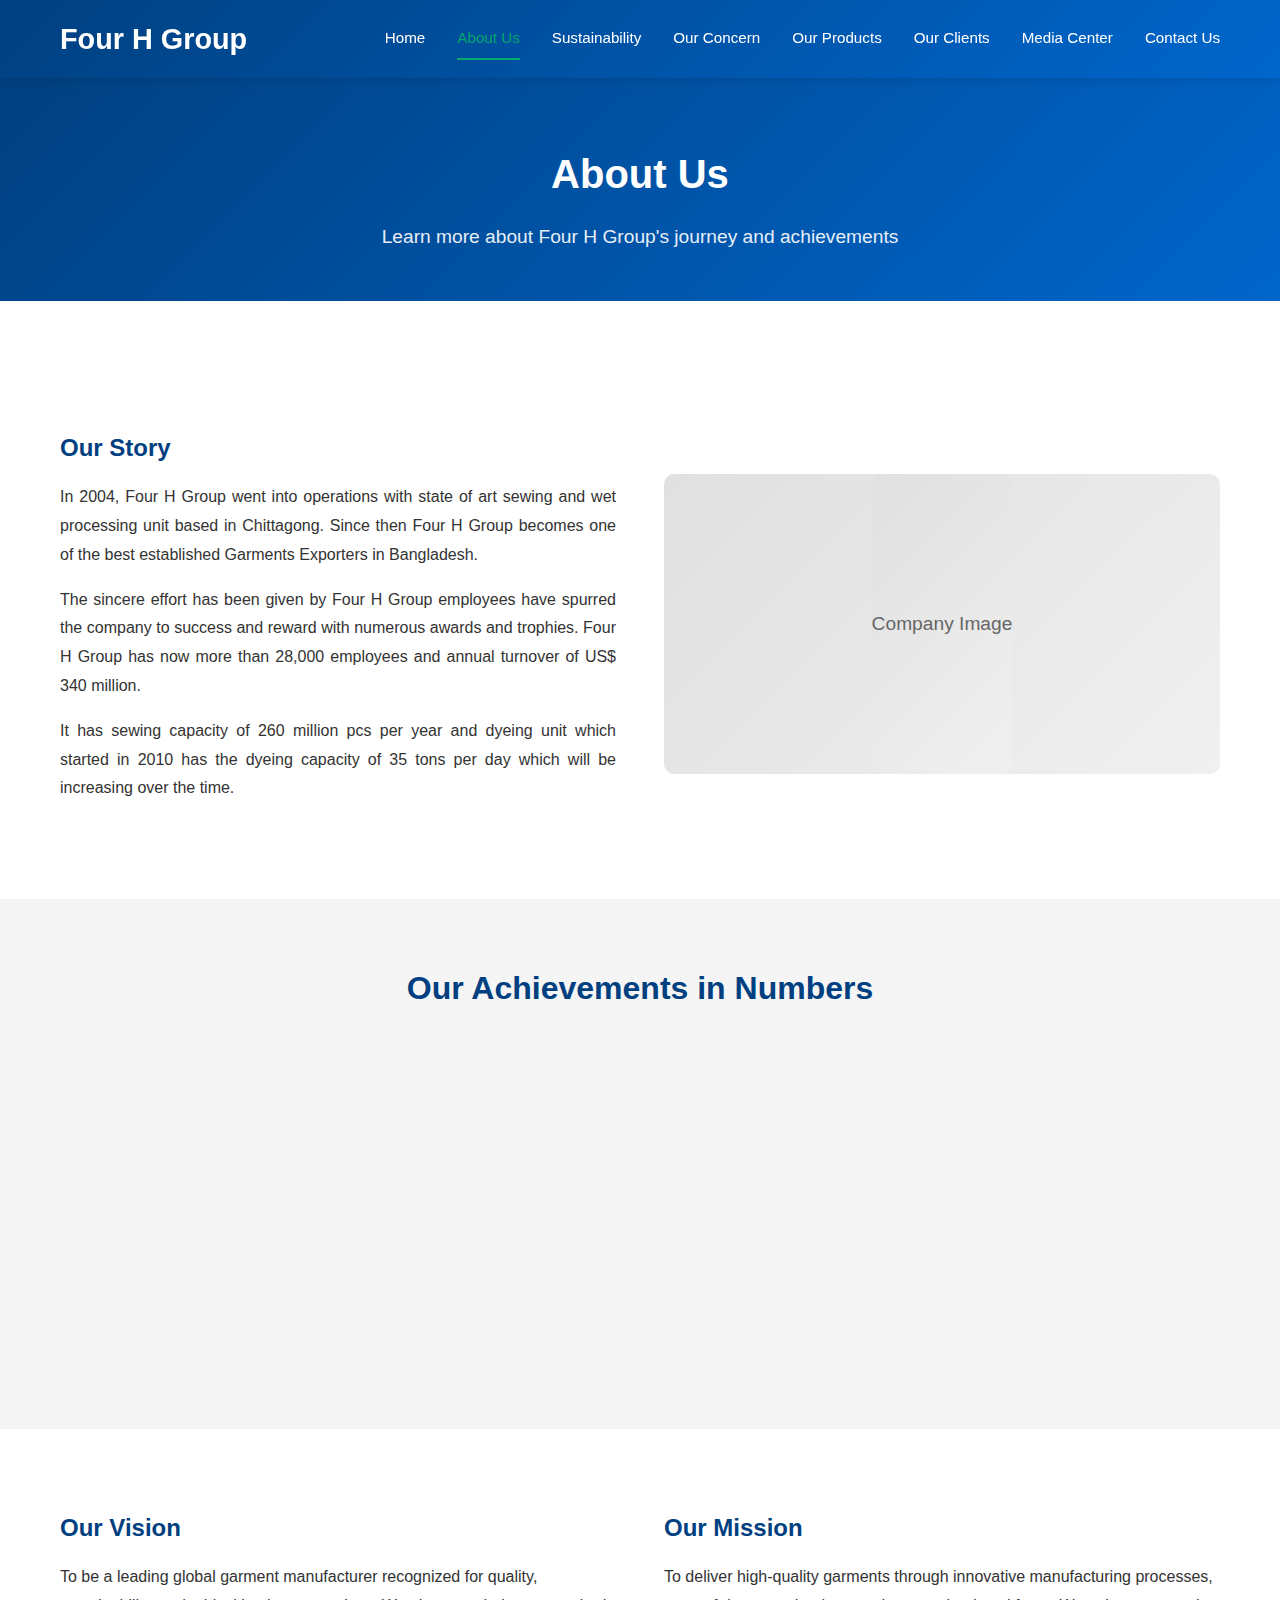
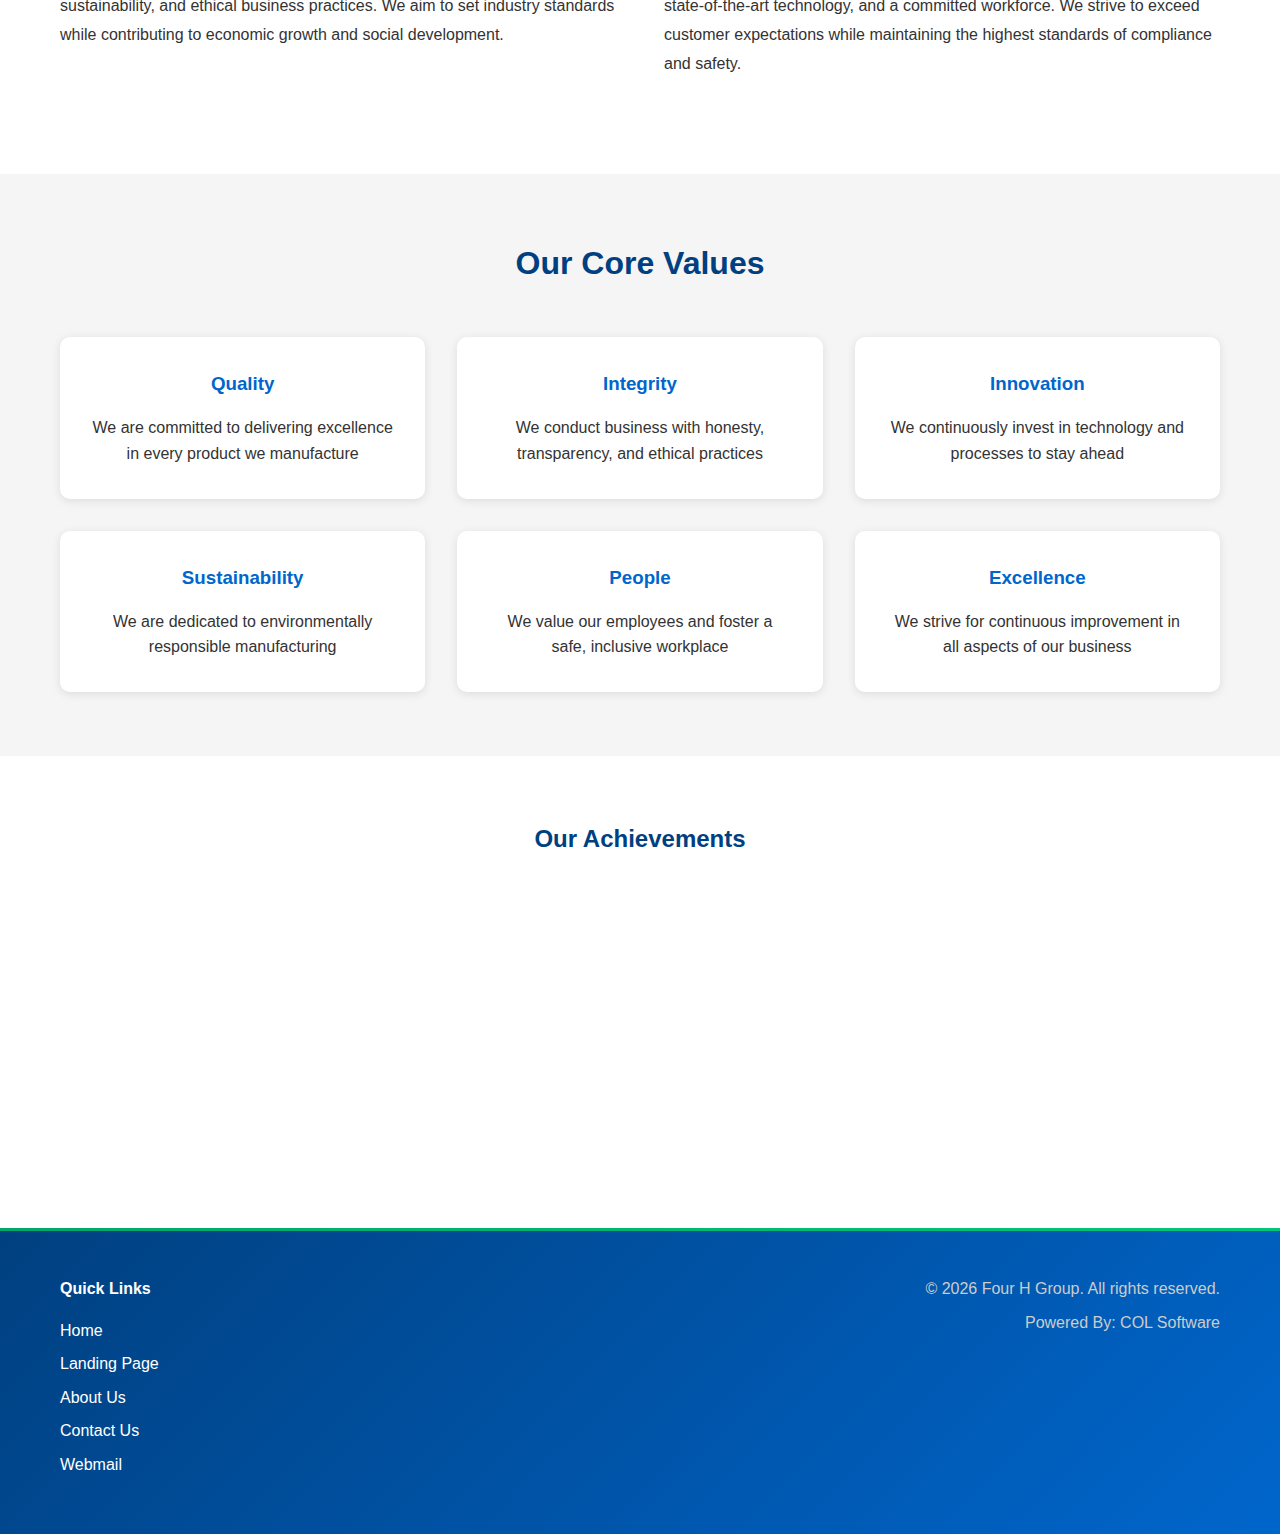
<file: about.html>
<!DOCTYPE html>
<html lang="en">
<head>
    <meta charset="UTF-8">
    <meta name="viewport" content="width=device-width, initial-scale=1.0">
    <title>About Us - Four H Group</title>
    <link rel="stylesheet" href="styles.css">
</head>
<body>
    <!-- Header and Navigation -->
    <header class="header">
        <div class="container">
            <div class="logo">
                <a href="index.html"><h1>Four H Group</h1></a>
            </div>
            <nav class="nav">
                <ul>
                    <li><a href="index.html">Home</a></li>
                    <li><a href="about.html" class="active">About Us</a></li>
                    <li><a href="sustainability.html">Sustainability</a></li>
                    <li class="dropdown">
                        <a href="concern.html">Our Concern</a>
                        <ul class="dropdown-menu">
                            <li><a href="concern.html#four-h-apparels">Four H Apparels Ltd.</a></li>
                            <li><a href="concern.html#four-h-fashions">Four H Fashions Ltd.</a></li>
                            <li><a href="concern.html#nafisa-apparels">Nafisa Apparels Ltd.</a></li>
                            <li><a href="concern.html#divine-design">Divine Design Ltd.</a></li>
                            <li><a href="concern.html#badgetex">Badgetex Apparels Ltd.</a></li>
                            <li><a href="concern.html#four-h-lingerie">Four H Lingerie Ltd.</a></li>
                            <li><a href="concern.html#four-h-dyeing">Four H Dyeing & Printing Ltd.</a></li>
                            <li><a href="concern.html#belamy">Belamy Textile Ltd.</a></li>
                            <li><a href="concern.html#divine-intimates">Divine Intimates Ltd.</a></li>
                            <li><a href="concern.html#felix">Felix Fashions Ltd.</a></li>
                            <li><a href="concern.html#charm">Charm Fashions</a></li>
                            <li><a href="concern.html#ff-printing">F&F Fabric Printing</a></li>
                        </ul>
                    </li>
                    <li class="dropdown">
                        <a href="products.html">Our Products</a>
                        <ul class="dropdown-menu">
                            <li><a href="products.html#tshirts">T-Shirts</a></li>
                            <li><a href="products.html#polo">Polo Shirts</a></li>
                            <li><a href="products.html#sweatshirts">Sweatshirts & Hoodies</a></li>
                            <li><a href="products.html#pants">Pants & Shorts</a></li>
                            <li><a href="products.html#womens">Women's Wear</a></li>
                            <li><a href="products.html#kids">Kids' Wear</a></li>
                            <li><a href="products.html#activewear">Activewear</a></li>
                            <li><a href="products.html#sleepwear">Sleepwear</a></li>
                        </ul>
                    </li>
                    <li><a href="clients.html">Our Clients</a></li>
                    <li class="dropdown">
                        <a href="media.html">Media Center</a>
                        <ul class="dropdown-menu">
                            <li><a href="media.html#latest-news">Latest News</a></li>
                            <li><a href="sustainability.html">Sustainability Policy</a></li>
                            <li><a href="media.html">Press Releases</a></li>
                            <li><a href="media.html">Photo Gallery</a></li>
                        </ul>
                    </li>
                    <li><a href="contact.html">Contact Us</a></li>
                </ul>
            </nav>
            <div class="menu-toggle">
                <span></span>
                <span></span>
                <span></span>
            </div>
        </div>
    </header>

    <!-- Page Header -->
    <section class="page-header">
        <div class="container">
            <h1>About Us</h1>
            <p>Learn more about Four H Group's journey and achievements</p>
        </div>
    </section>

    <!-- Company Overview -->
    <section class="content-section">
        <div class="container">
            <div class="content-grid">
                <div class="content-text">
                    <h2>Our Story</h2>
                    <p>In 2004, Four H Group went into operations with state of art sewing and wet processing unit based in Chittagong. Since then Four H Group becomes one of the best established Garments Exporters in Bangladesh.</p>
                    <p>The sincere effort has been given by Four H Group employees have spurred the company to success and reward with numerous awards and trophies. Four H Group has now more than 28,000 employees and annual turnover of US$ 340 million.</p>
                    <p>It has sewing capacity of 260 million pcs per year and dyeing unit which started in 2010 has the dyeing capacity of 35 tons per day which will be increasing over the time.</p>
                </div>
                <div class="content-image">
                    <div class="placeholder-image">Company Image</div>
                </div>
            </div>
        </div>
    </section>

    <!-- Statistics -->
    <section class="stats-section">
        <div class="container">
            <h2>Our Achievements in Numbers</h2>
            <div class="stats">
                <div class="stat-item">
                    <h3>28,000+</h3>
                    <p>Employees</p>
                </div>
                <div class="stat-item">
                    <h3>$340M</h3>
                    <p>Annual Turnover</p>
                </div>
                <div class="stat-item">
                    <h3>260M</h3>
                    <p>Sewing Capacity (pcs/year)</p>
                </div>
                <div class="stat-item">
                    <h3>35 Tons</h3>
                    <p>Dyeing Capacity (per day)</p>
                </div>
            </div>
        </div>
    </section>

    <!-- Vision & Mission -->
    <section class="content-section">
        <div class="container">
            <div class="two-column">
                <div class="column">
                    <h2>Our Vision</h2>
                    <p>To be a leading global garment manufacturer recognized for quality, sustainability, and ethical business practices. We aim to set industry standards while contributing to economic growth and social development.</p>
                </div>
                <div class="column">
                    <h2>Our Mission</h2>
                    <p>To deliver high-quality garments through innovative manufacturing processes, state-of-the-art technology, and a committed workforce. We strive to exceed customer expectations while maintaining the highest standards of compliance and safety.</p>
                </div>
            </div>
        </div>
    </section>

    <!-- Core Values -->
    <section class="values-section">
        <div class="container">
            <h2>Our Core Values</h2>
            <div class="values-grid">
                <div class="value-item">
                    <h3>Quality</h3>
                    <p>We are committed to delivering excellence in every product we manufacture</p>
                </div>
                <div class="value-item">
                    <h3>Integrity</h3>
                    <p>We conduct business with honesty, transparency, and ethical practices</p>
                </div>
                <div class="value-item">
                    <h3>Innovation</h3>
                    <p>We continuously invest in technology and processes to stay ahead</p>
                </div>
                <div class="value-item">
                    <h3>Sustainability</h3>
                    <p>We are dedicated to environmentally responsible manufacturing</p>
                </div>
                <div class="value-item">
                    <h3>People</h3>
                    <p>We value our employees and foster a safe, inclusive workplace</p>
                </div>
                <div class="value-item">
                    <h3>Excellence</h3>
                    <p>We strive for continuous improvement in all aspects of our business</p>
                </div>
            </div>
        </div>
    </section>

    <!-- Our Achievements -->
    <section class="achievements-section">
        <div class="container">
            <h2>Our Achievements</h2>
            <div class="achievements-grid">
                <div class="achievement-card">
                    <div class="achievement-icon">🏆</div>
                    <h3>Export Awards</h3>
                    <p>Multiple export excellence awards received by Managing Director G.S. Jamil</p>
                </div>
                <div class="achievement-card">
                    <div class="achievement-icon">🌿</div>
                    <h3>Green Factory Award 2020</h3>
                    <p>Four H Dyeing and Printing recognized for sustainable practices</p>
                </div>
                <div class="achievement-card">
                    <div class="achievement-icon">✅</div>
                    <h3>International Certifications</h3>
                    <p>ISO, LEED, GOTS, OEKO-TEX certified operations</p>
                </div>
            </div>
        </div>
    </section>

    <!-- Footer -->
    <footer class="footer">
        <div class="container">
            <div class="footer-content">
                <div class="footer-links">
                    <h4>Quick Links</h4>
                    <ul>
                        <li><a href="index.html">Home</a></li>
                        <li><a href="index.html">Landing Page</a></li>
                        <li><a href="about.html">About Us</a></li>
                        <li><a href="contact.html">Contact Us</a></li>
                        <li><a href="http://mail.fourhgroup.com/">Webmail</a></li>
                    </ul>
                </div>
                <div class="footer-info">
                    <p>&copy; 2024 Four H Group. All rights reserved.</p>
                    <p>Powered By: <a href="http://www.colbd.com/" target="_blank" style="color: #ccc; text-decoration: none;">COL Software</a></p>
                </div>
            </div>
        </div>
    </footer>

    <script src="script.js"></script>
</body>
</html>
</file>
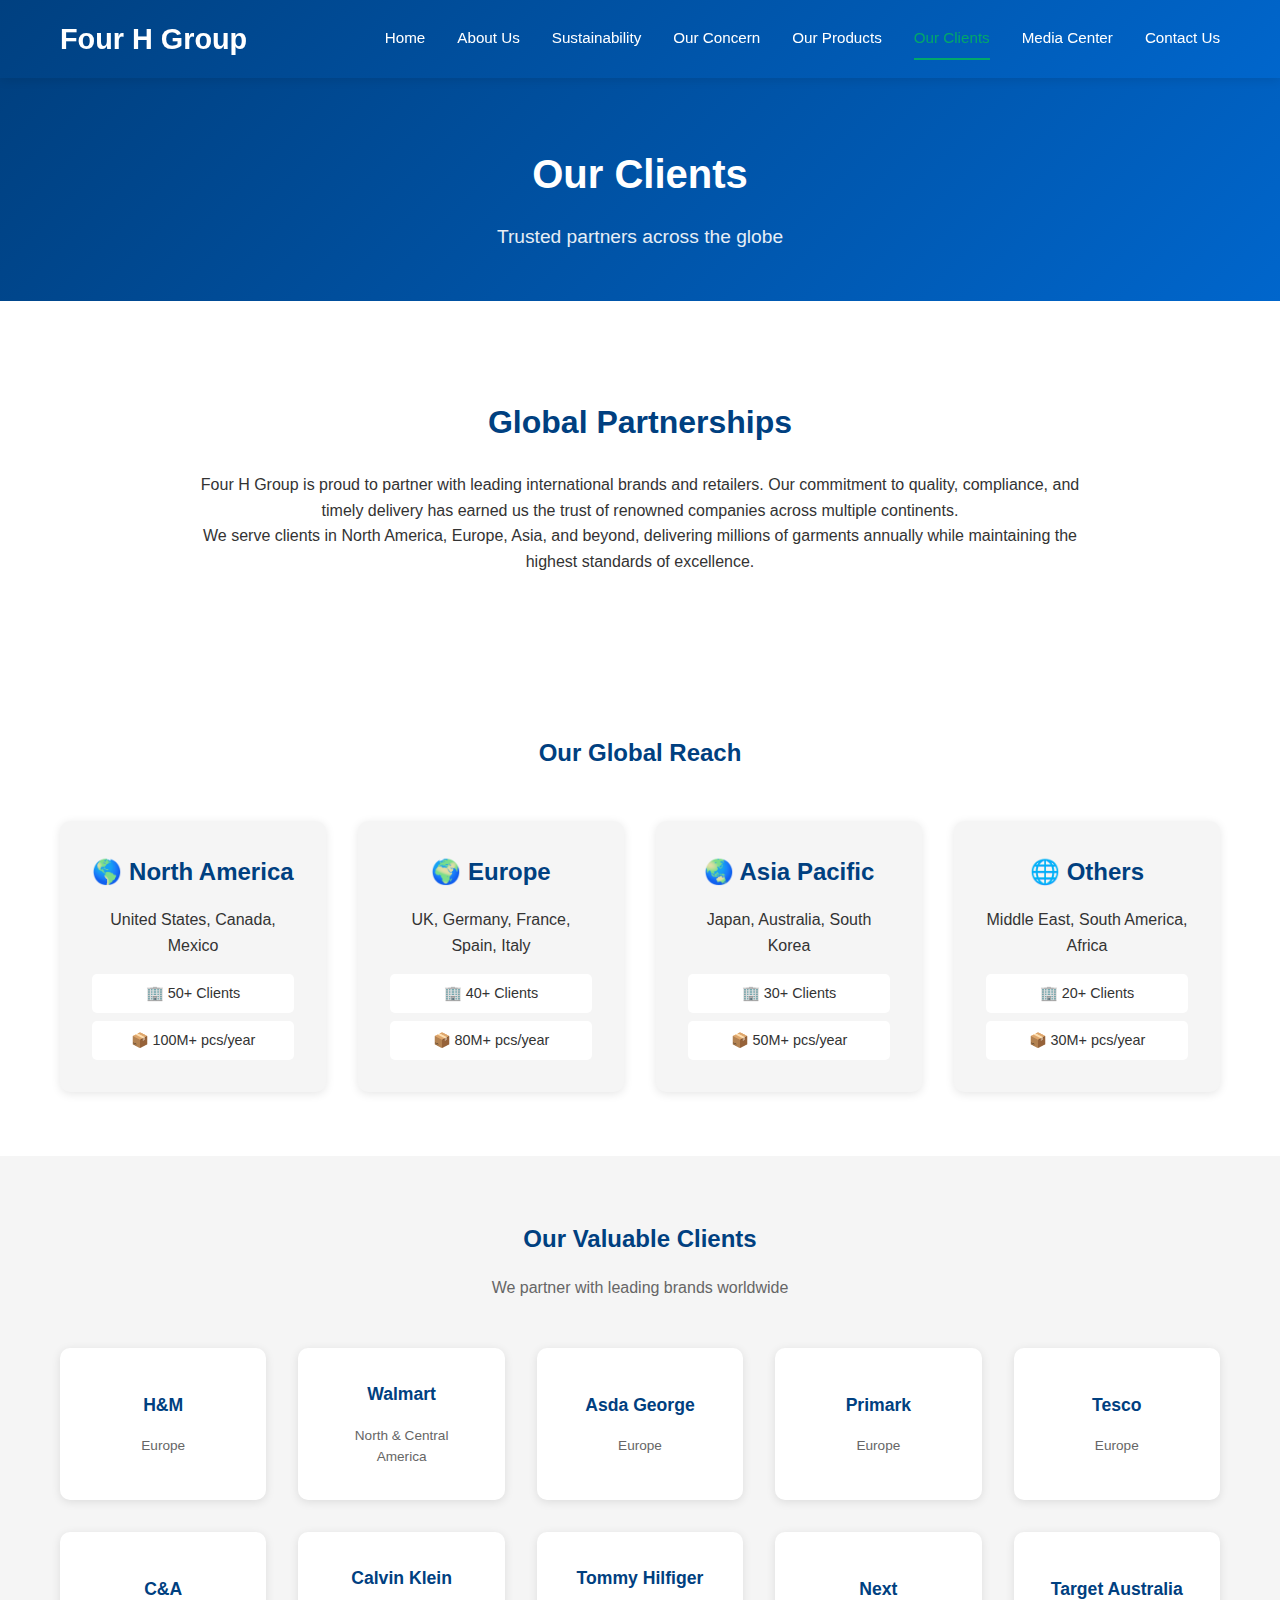
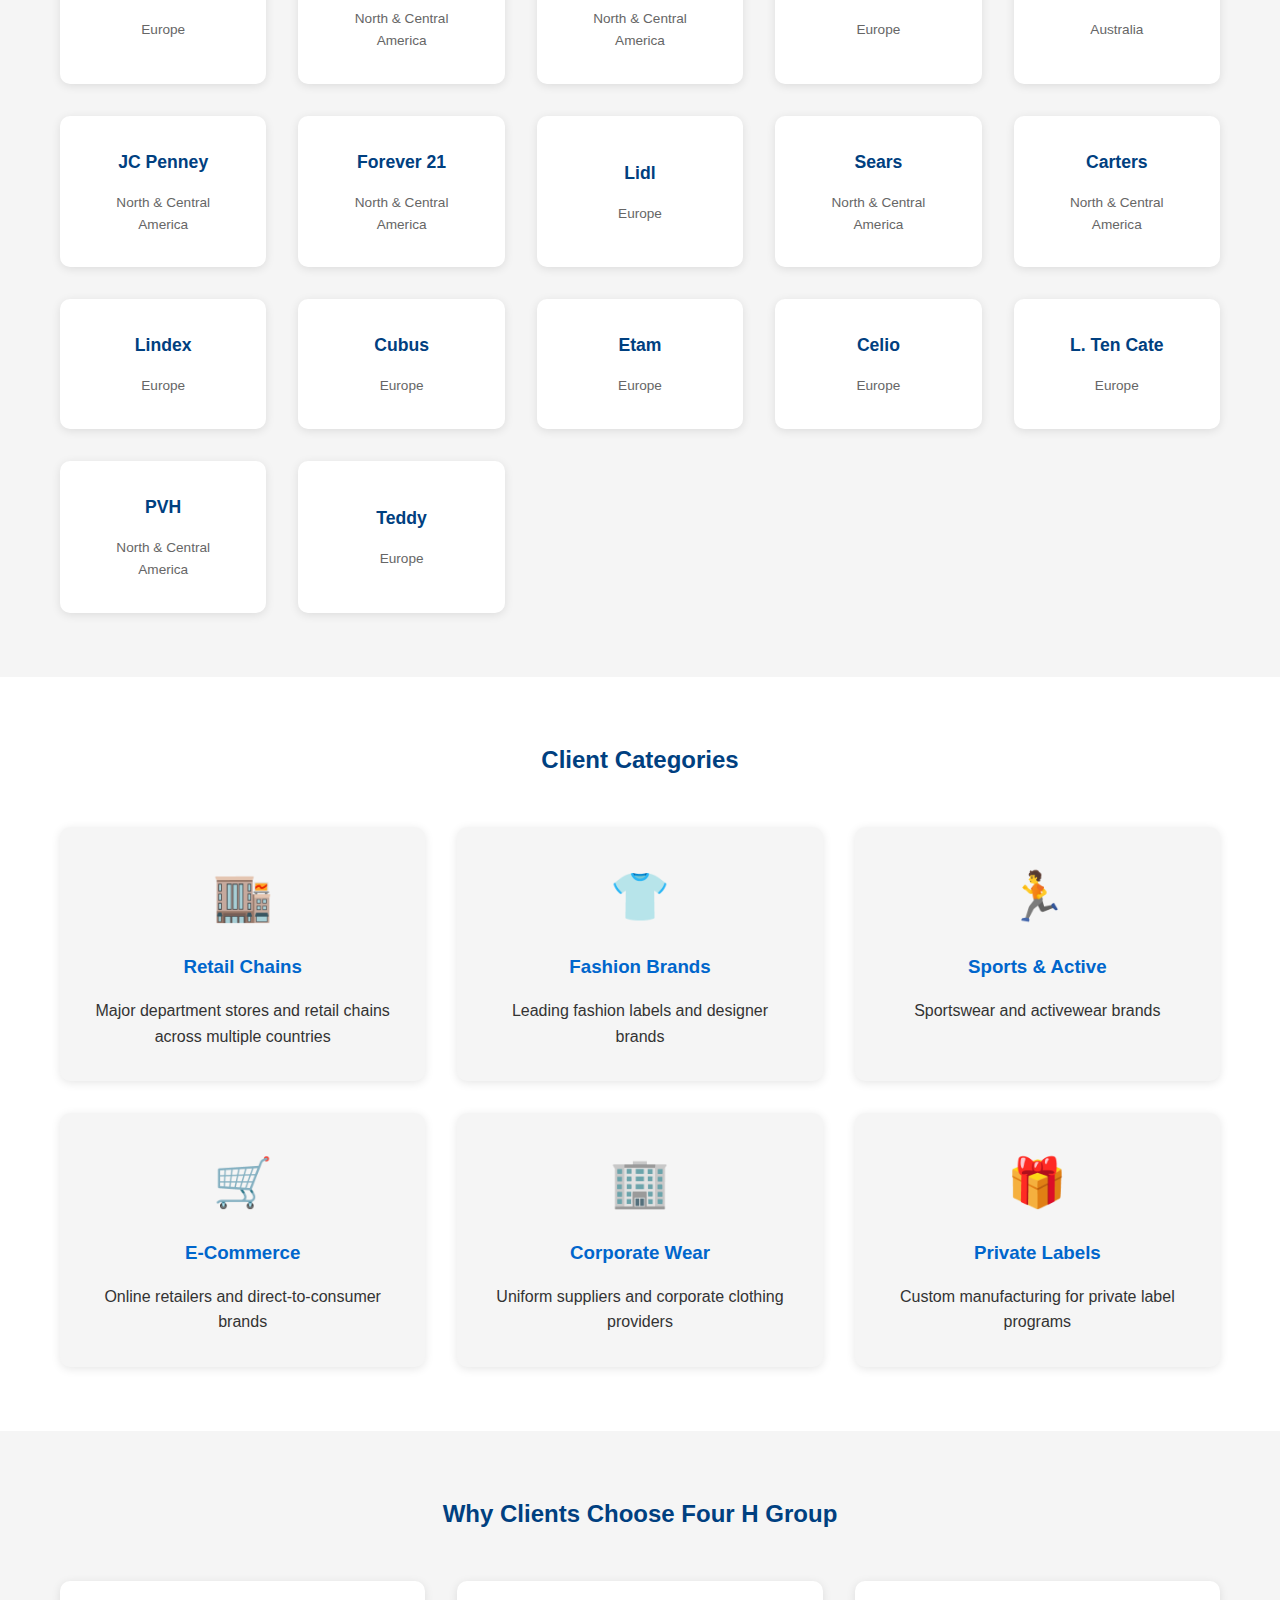
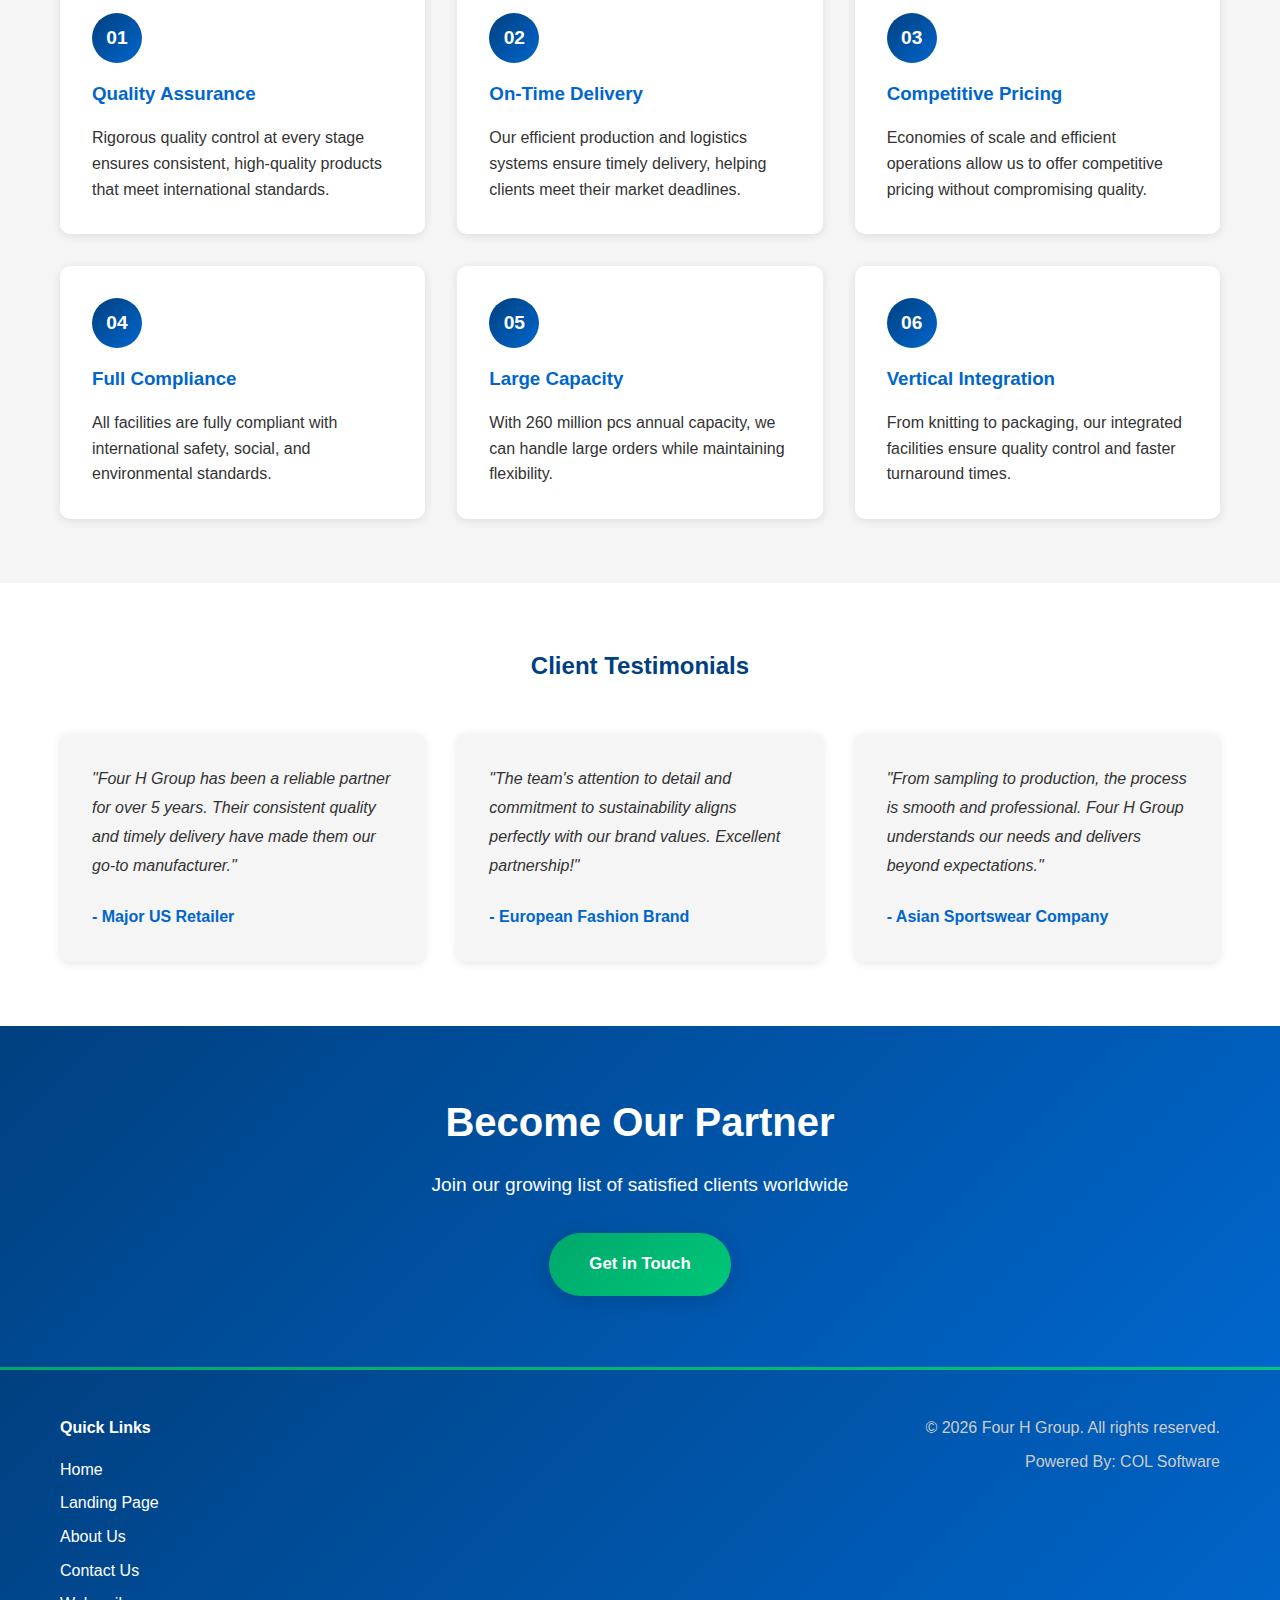
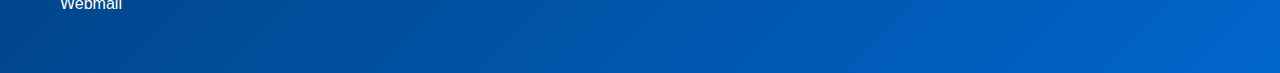
<file: clients.html>
<!DOCTYPE html>
<html lang="en">
<head>
    <meta charset="UTF-8">
    <meta name="viewport" content="width=device-width, initial-scale=1.0">
    <title>Our Clients - Four H Group</title>
    <link rel="stylesheet" href="styles.css">
</head>
<body>
    <!-- Header and Navigation -->
    <header class="header">
        <div class="container">
            <div class="logo">
                <a href="index.html"><h1>Four H Group</h1></a>
            </div>
            <nav class="nav">
                <ul>
                    <li><a href="index.html">Home</a></li>
                    <li><a href="about.html">About Us</a></li>
                    <li><a href="sustainability.html">Sustainability</a></li>
                    <li class="dropdown">
                        <a href="concern.html">Our Concern</a>
                        <ul class="dropdown-menu">
                            <li><a href="concern.html#four-h-apparels">Four H Apparels Ltd.</a></li>
                            <li><a href="concern.html#four-h-fashions">Four H Fashions Ltd.</a></li>
                            <li><a href="concern.html#nafisa-apparels">Nafisa Apparels Ltd.</a></li>
                            <li><a href="concern.html#divine-design">Divine Design Ltd.</a></li>
                            <li><a href="concern.html#badgetex">Badgetex Apparels Ltd.</a></li>
                            <li><a href="concern.html#four-h-lingerie">Four H Lingerie Ltd.</a></li>
                            <li><a href="concern.html#four-h-dyeing">Four H Dyeing & Printing Ltd.</a></li>
                            <li><a href="concern.html#belamy">Belamy Textile Ltd.</a></li>
                            <li><a href="concern.html#divine-intimates">Divine Intimates Ltd.</a></li>
                            <li><a href="concern.html#felix">Felix Fashions Ltd.</a></li>
                            <li><a href="concern.html#charm">Charm Fashions</a></li>
                            <li><a href="concern.html#ff-printing">F&F Fabric Printing</a></li>
                        </ul>
                    </li>
                    <li class="dropdown">
                        <a href="products.html">Our Products</a>
                        <ul class="dropdown-menu">
                            <li><a href="products.html#tshirts">T-Shirts</a></li>
                            <li><a href="products.html#polo">Polo Shirts</a></li>
                            <li><a href="products.html#sweatshirts">Sweatshirts & Hoodies</a></li>
                            <li><a href="products.html#pants">Pants & Shorts</a></li>
                            <li><a href="products.html#womens">Women's Wear</a></li>
                            <li><a href="products.html#kids">Kids' Wear</a></li>
                            <li><a href="products.html#activewear">Activewear</a></li>
                            <li><a href="products.html#sleepwear">Sleepwear</a></li>
                        </ul>
                    </li>
                    <li><a href="clients.html" class="active">Our Clients</a></li>
                    <li class="dropdown">
                        <a href="media.html">Media Center</a>
                        <ul class="dropdown-menu">
                            <li><a href="media.html#latest-news">Latest News</a></li>
                            <li><a href="sustainability.html">Sustainability Policy</a></li>
                            <li><a href="media.html">Press Releases</a></li>
                            <li><a href="media.html">Photo Gallery</a></li>
                        </ul>
                    </li>
                    <li><a href="contact.html">Contact Us</a></li>
                </ul>
            </nav>
            <div class="menu-toggle">
                <span></span>
                <span></span>
                <span></span>
            </div>
        </div>
    </header>

    <!-- Page Header -->
    <section class="page-header">
        <div class="container">
            <h1>Our Clients</h1>
            <p>Trusted partners across the globe</p>
        </div>
    </section>

    <!-- Client Overview -->
    <section class="content-section">
        <div class="container">
            <div class="intro-text">
                <h2>Global Partnerships</h2>
                <p>Four H Group is proud to partner with leading international brands and retailers. Our commitment to quality, compliance, and timely delivery has earned us the trust of renowned companies across multiple continents.</p>
                <p>We serve clients in North America, Europe, Asia, and beyond, delivering millions of garments annually while maintaining the highest standards of excellence.</p>
            </div>
        </div>
    </section>

    <!-- Geographic Reach -->
    <section class="geographic-section">
        <div class="container">
            <h2>Our Global Reach</h2>
            <div class="regions-grid">
                <div class="region-card">
                    <h3>🌎 North America</h3>
                    <p>United States, Canada, Mexico</p>
                    <div class="stats-mini">
                        <span>🏢 50+ Clients</span>
                        <span>📦 100M+ pcs/year</span>
                    </div>
                </div>
                <div class="region-card">
                    <h3>🌍 Europe</h3>
                    <p>UK, Germany, France, Spain, Italy</p>
                    <div class="stats-mini">
                        <span>🏢 40+ Clients</span>
                        <span>📦 80M+ pcs/year</span>
                    </div>
                </div>
                <div class="region-card">
                    <h3>🌏 Asia Pacific</h3>
                    <p>Japan, Australia, South Korea</p>
                    <div class="stats-mini">
                        <span>🏢 30+ Clients</span>
                        <span>📦 50M+ pcs/year</span>
                    </div>
                </div>
                <div class="region-card">
                    <h3>🌐 Others</h3>
                    <p>Middle East, South America, Africa</p>
                    <div class="stats-mini">
                        <span>🏢 20+ Clients</span>
                        <span>📦 30M+ pcs/year</span>
                    </div>
                </div>
            </div>
        </div>
    </section>

    <!-- Client Logos -->
    <section class="clients-logo-section">
        <div class="container">
            <h2>Our Valuable Clients</h2>
            <p class="section-subtitle">We partner with leading brands worldwide</p>
            <div class="client-logos-grid">
                <div class="client-logo-item">
                    <div class="logo-placeholder">H&M</div>
                    <p>Europe</p>
                </div>
                <div class="client-logo-item">
                    <div class="logo-placeholder">Walmart</div>
                    <p>North & Central America</p>
                </div>
                <div class="client-logo-item">
                    <div class="logo-placeholder">Asda George</div>
                    <p>Europe</p>
                </div>
                <div class="client-logo-item">
                    <div class="logo-placeholder">Primark</div>
                    <p>Europe</p>
                </div>
                <div class="client-logo-item">
                    <div class="logo-placeholder">Tesco</div>
                    <p>Europe</p>
                </div>
                <div class="client-logo-item">
                    <div class="logo-placeholder">C&A</div>
                    <p>Europe</p>
                </div>
                <div class="client-logo-item">
                    <div class="logo-placeholder">Calvin Klein</div>
                    <p>North & Central America</p>
                </div>
                <div class="client-logo-item">
                    <div class="logo-placeholder">Tommy Hilfiger</div>
                    <p>North & Central America</p>
                </div>
                <div class="client-logo-item">
                    <div class="logo-placeholder">Next</div>
                    <p>Europe</p>
                </div>
                <div class="client-logo-item">
                    <div class="logo-placeholder">Target Australia</div>
                    <p>Australia</p>
                </div>
                <div class="client-logo-item">
                    <div class="logo-placeholder">JC Penney</div>
                    <p>North & Central America</p>
                </div>
                <div class="client-logo-item">
                    <div class="logo-placeholder">Forever 21</div>
                    <p>North & Central America</p>
                </div>
                <div class="client-logo-item">
                    <div class="logo-placeholder">Lidl</div>
                    <p>Europe</p>
                </div>
                <div class="client-logo-item">
                    <div class="logo-placeholder">Sears</div>
                    <p>North & Central America</p>
                </div>
                <div class="client-logo-item">
                    <div class="logo-placeholder">Carters</div>
                    <p>North & Central America</p>
                </div>
                <div class="client-logo-item">
                    <div class="logo-placeholder">Lindex</div>
                    <p>Europe</p>
                </div>
                <div class="client-logo-item">
                    <div class="logo-placeholder">Cubus</div>
                    <p>Europe</p>
                </div>
                <div class="client-logo-item">
                    <div class="logo-placeholder">Etam</div>
                    <p>Europe</p>
                </div>
                <div class="client-logo-item">
                    <div class="logo-placeholder">Celio</div>
                    <p>Europe</p>
                </div>
                <div class="client-logo-item">
                    <div class="logo-placeholder">L. Ten Cate</div>
                    <p>Europe</p>
                </div>
                <div class="client-logo-item">
                    <div class="logo-placeholder">PVH</div>
                    <p>North & Central America</p>
                </div>
                <div class="client-logo-item">
                    <div class="logo-placeholder">Teddy</div>
                    <p>Europe</p>
                </div>
            </div>
        </div>
    </section>

    <!-- Client Types -->
    <section class="client-types-section">
        <div class="container">
            <h2>Client Categories</h2>
            <div class="client-types-grid">
                <div class="type-card">
                    <div class="type-icon">🏬</div>
                    <h3>Retail Chains</h3>
                    <p>Major department stores and retail chains across multiple countries</p>
                </div>
                <div class="type-card">
                    <div class="type-icon">👕</div>
                    <h3>Fashion Brands</h3>
                    <p>Leading fashion labels and designer brands</p>
                </div>
                <div class="type-card">
                    <div class="type-icon">🏃</div>
                    <h3>Sports & Active</h3>
                    <p>Sportswear and activewear brands</p>
                </div>
                <div class="type-card">
                    <div class="type-icon">🛒</div>
                    <h3>E-Commerce</h3>
                    <p>Online retailers and direct-to-consumer brands</p>
                </div>
                <div class="type-card">
                    <div class="type-icon">🏢</div>
                    <h3>Corporate Wear</h3>
                    <p>Uniform suppliers and corporate clothing providers</p>
                </div>
                <div class="type-card">
                    <div class="type-icon">🎁</div>
                    <h3>Private Labels</h3>
                    <p>Custom manufacturing for private label programs</p>
                </div>
            </div>
        </div>
    </section>

    <!-- Why Choose Us -->
    <section class="why-choose-section">
        <div class="container">
            <h2>Why Clients Choose Four H Group</h2>
            <div class="reasons-grid">
                <div class="reason-item">
                    <div class="reason-number">01</div>
                    <h3>Quality Assurance</h3>
                    <p>Rigorous quality control at every stage ensures consistent, high-quality products that meet international standards.</p>
                </div>
                <div class="reason-item">
                    <div class="reason-number">02</div>
                    <h3>On-Time Delivery</h3>
                    <p>Our efficient production and logistics systems ensure timely delivery, helping clients meet their market deadlines.</p>
                </div>
                <div class="reason-item">
                    <div class="reason-number">03</div>
                    <h3>Competitive Pricing</h3>
                    <p>Economies of scale and efficient operations allow us to offer competitive pricing without compromising quality.</p>
                </div>
                <div class="reason-item">
                    <div class="reason-number">04</div>
                    <h3>Full Compliance</h3>
                    <p>All facilities are fully compliant with international safety, social, and environmental standards.</p>
                </div>
                <div class="reason-item">
                    <div class="reason-number">05</div>
                    <h3>Large Capacity</h3>
                    <p>With 260 million pcs annual capacity, we can handle large orders while maintaining flexibility.</p>
                </div>
                <div class="reason-item">
                    <div class="reason-number">06</div>
                    <h3>Vertical Integration</h3>
                    <p>From knitting to packaging, our integrated facilities ensure quality control and faster turnaround times.</p>
                </div>
            </div>
        </div>
    </section>

    <!-- Testimonials -->
    <section class="testimonials-section">
        <div class="container">
            <h2>Client Testimonials</h2>
            <div class="testimonials-grid">
                <div class="testimonial-card">
                    <p class="testimonial-text">"Four H Group has been a reliable partner for over 5 years. Their consistent quality and timely delivery have made them our go-to manufacturer."</p>
                    <p class="testimonial-author">- Major US Retailer</p>
                </div>
                <div class="testimonial-card">
                    <p class="testimonial-text">"The team's attention to detail and commitment to sustainability aligns perfectly with our brand values. Excellent partnership!"</p>
                    <p class="testimonial-author">- European Fashion Brand</p>
                </div>
                <div class="testimonial-card">
                    <p class="testimonial-text">"From sampling to production, the process is smooth and professional. Four H Group understands our needs and delivers beyond expectations."</p>
                    <p class="testimonial-author">- Asian Sportswear Company</p>
                </div>
            </div>
        </div>
    </section>

    <!-- Call to Action -->
    <section class="cta-section">
        <div class="container">
            <h2>Become Our Partner</h2>
            <p>Join our growing list of satisfied clients worldwide</p>
            <a href="contact.html" class="btn-primary">Get in Touch</a>
        </div>
    </section>

    <!-- Footer -->
    <footer class="footer">
        <div class="container">
            <div class="footer-content">
                <div class="footer-links">
                    <h4>Quick Links</h4>
                    <ul>
                        <li><a href="index.html">Home</a></li>
                        <li><a href="index.html">Landing Page</a></li>
                        <li><a href="about.html">About Us</a></li>
                        <li><a href="contact.html">Contact Us</a></li>
                        <li><a href="http://mail.fourhgroup.com/">Webmail</a></li>
                    </ul>
                </div>
                <div class="footer-info">
                    <p>&copy; 2024 Four H Group. All rights reserved.</p>
                    <p>Powered By: <a href="http://www.colbd.com/" target="_blank" style="color: #ccc; text-decoration: none;">COL Software</a></p>
                </div>
            </div>
        </div>
    </footer>

    <script src="script.js"></script>
</body>
</html>
</file>
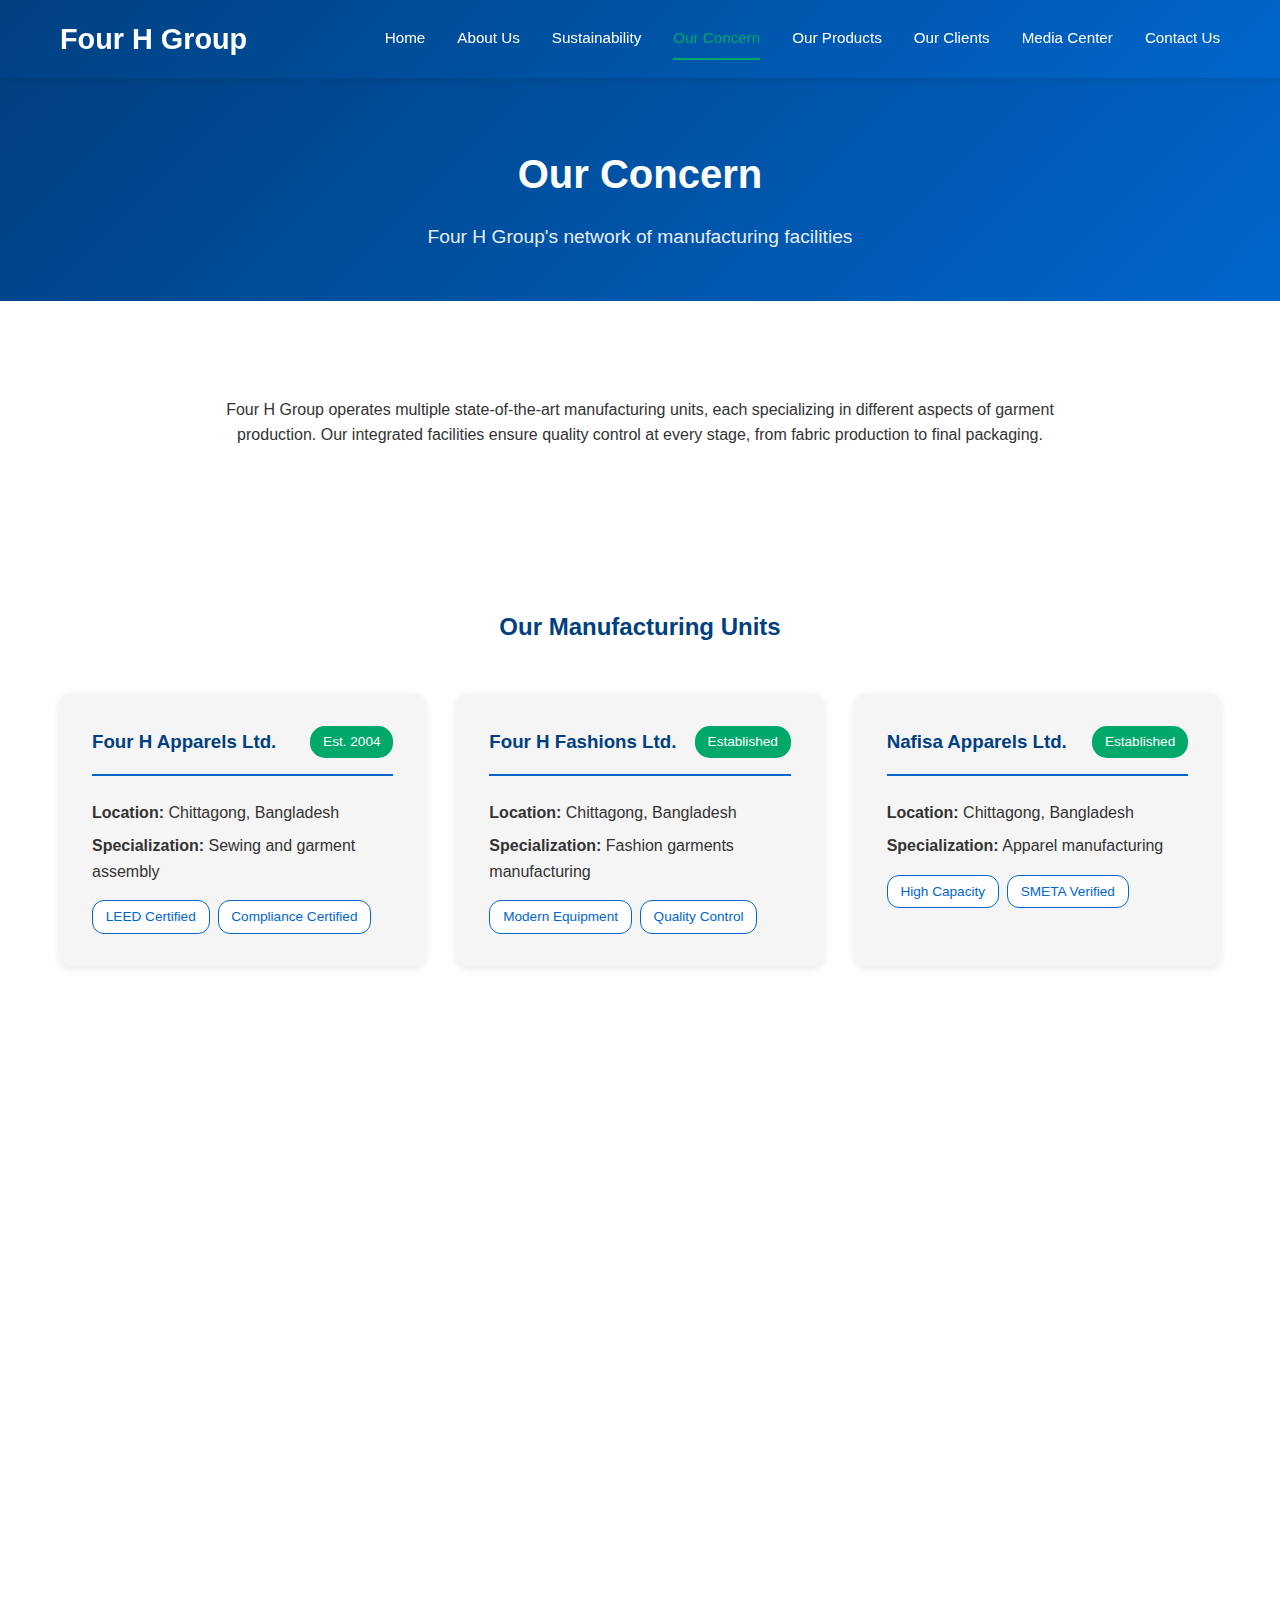
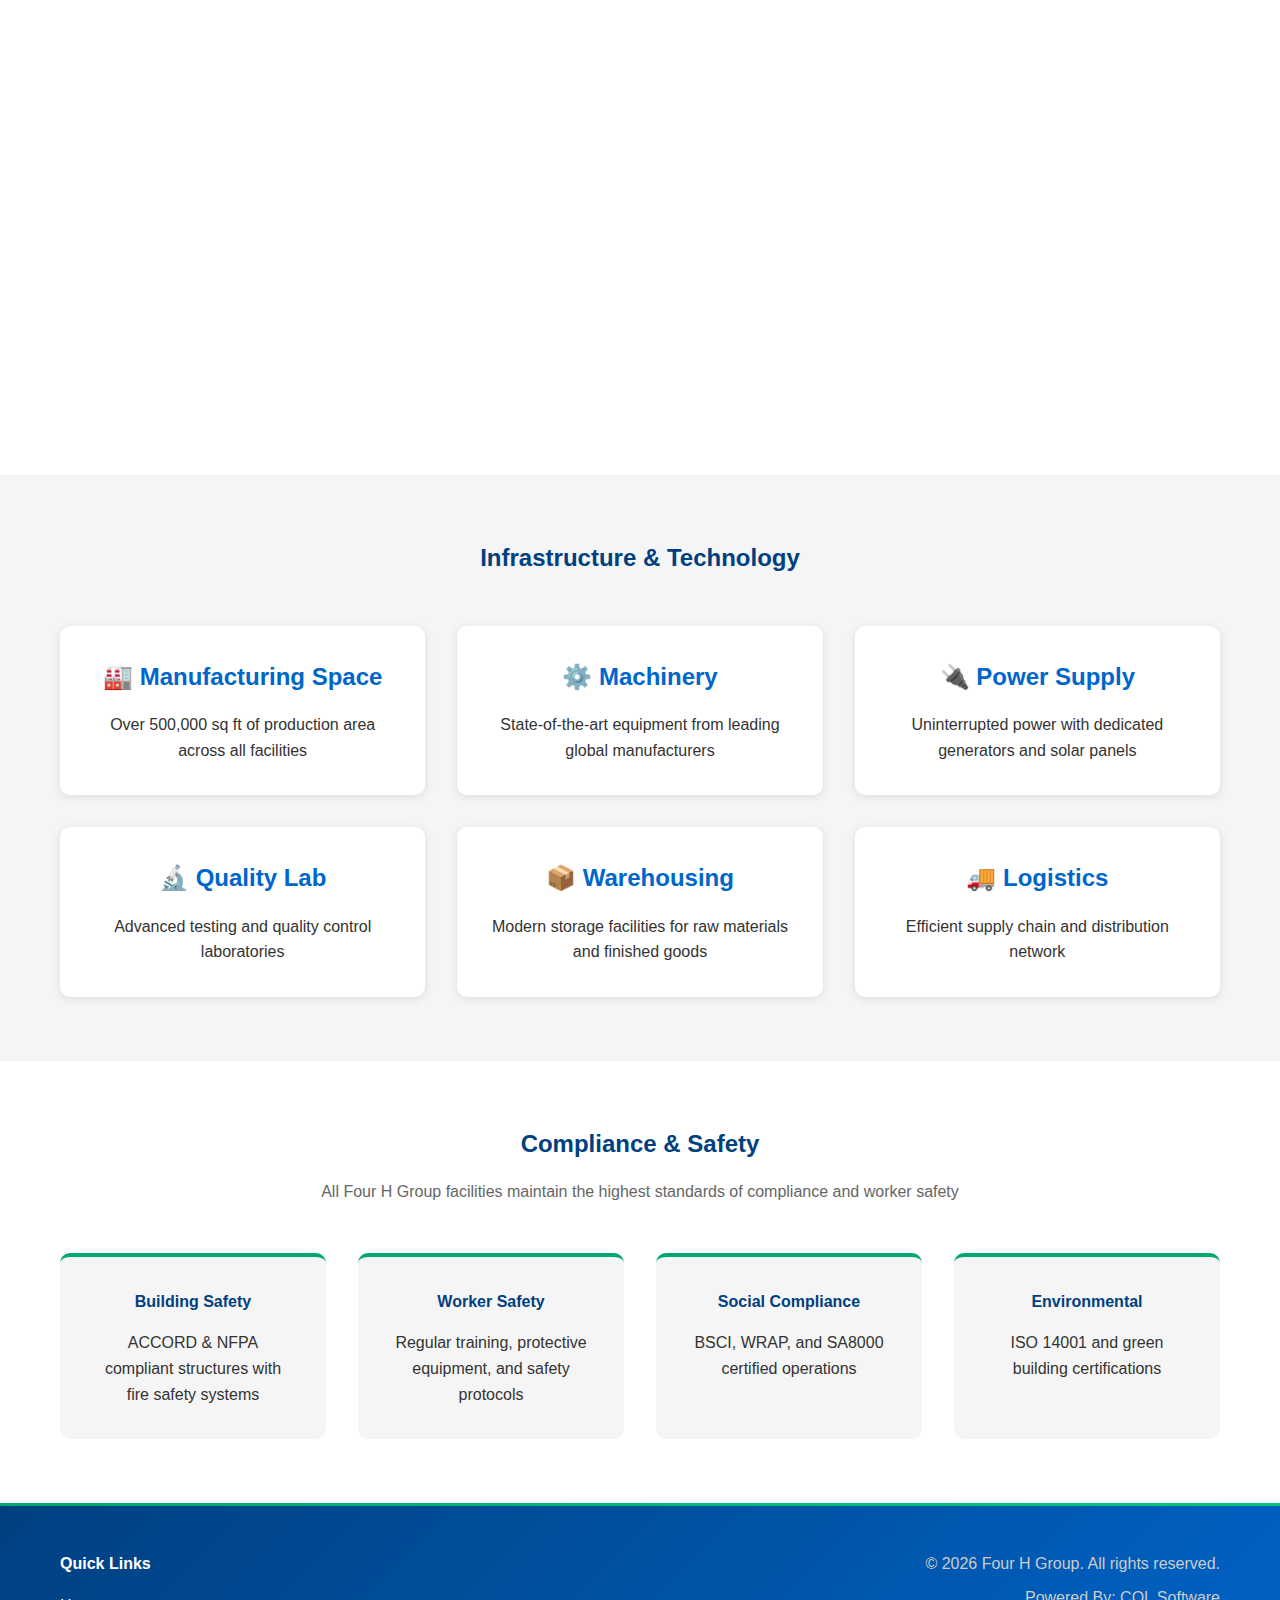
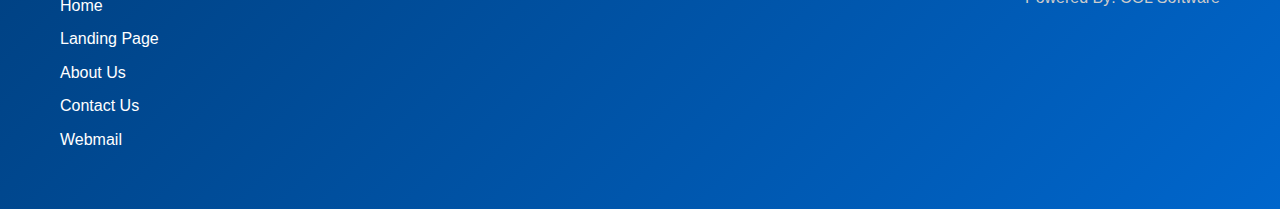
<file: concern.html>
<!DOCTYPE html>
<html lang="en">
<head>
    <meta charset="UTF-8">
    <meta name="viewport" content="width=device-width, initial-scale=1.0">
    <title>Our Concern - Four H Group</title>
    <link rel="stylesheet" href="styles.css">
</head>
<body>
    <!-- Header and Navigation -->
    <header class="header">
        <div class="container">
            <div class="logo">
                <a href="index.html"><h1>Four H Group</h1></a>
            </div>
            <nav class="nav">
                <ul>
                    <li><a href="index.html">Home</a></li>
                    <li><a href="about.html">About Us</a></li>
                    <li><a href="sustainability.html">Sustainability</a></li>
                    <li class="dropdown">
                        <a href="concern.html" class="active">Our Concern</a>
                        <ul class="dropdown-menu">
                            <li><a href="concern.html#four-h-apparels">Four H Apparels Ltd.</a></li>
                            <li><a href="concern.html#four-h-fashions">Four H Fashions Ltd.</a></li>
                            <li><a href="concern.html#nafisa-apparels">Nafisa Apparels Ltd.</a></li>
                            <li><a href="concern.html#divine-design">Divine Design Ltd.</a></li>
                            <li><a href="concern.html#badgetex">Badgetex Apparels Ltd.</a></li>
                            <li><a href="concern.html#four-h-lingerie">Four H Lingerie Ltd.</a></li>
                            <li><a href="concern.html#four-h-dyeing">Four H Dyeing & Printing Ltd.</a></li>
                            <li><a href="concern.html#belamy">Belamy Textile Ltd.</a></li>
                            <li><a href="concern.html#divine-intimates">Divine Intimates Ltd.</a></li>
                            <li><a href="concern.html#felix">Felix Fashions Ltd.</a></li>
                            <li><a href="concern.html#charm">Charm Fashions</a></li>
                            <li><a href="concern.html#ff-printing">F&F Fabric Printing</a></li>
                        </ul>
                    </li>
                    <li class="dropdown">
                        <a href="products.html">Our Products</a>
                        <ul class="dropdown-menu">
                            <li><a href="products.html#tshirts">T-Shirts</a></li>
                            <li><a href="products.html#polo">Polo Shirts</a></li>
                            <li><a href="products.html#sweatshirts">Sweatshirts & Hoodies</a></li>
                            <li><a href="products.html#pants">Pants & Shorts</a></li>
                            <li><a href="products.html#womens">Women's Wear</a></li>
                            <li><a href="products.html#kids">Kids' Wear</a></li>
                            <li><a href="products.html#activewear">Activewear</a></li>
                            <li><a href="products.html#sleepwear">Sleepwear</a></li>
                        </ul>
                    </li>
                    <li><a href="clients.html">Our Clients</a></li>
                    <li class="dropdown">
                        <a href="media.html">Media Center</a>
                        <ul class="dropdown-menu">
                            <li><a href="media.html#latest-news">Latest News</a></li>
                            <li><a href="sustainability.html">Sustainability Policy</a></li>
                            <li><a href="media.html">Press Releases</a></li>
                            <li><a href="media.html">Photo Gallery</a></li>
                        </ul>
                    </li>
                    <li><a href="contact.html">Contact Us</a></li>
                </ul>
            </nav>
            <div class="menu-toggle">
                <span></span>
                <span></span>
                <span></span>
            </div>
        </div>
    </header>

    <!-- Page Header -->
    <section class="page-header">
        <div class="container">
            <h1>Our Concern</h1>
            <p>Four H Group's network of manufacturing facilities</p>
        </div>
    </section>

    <!-- Concern Overview -->
    <section class="content-section">
        <div class="container">
            <div class="intro-text">
                <p>Four H Group operates multiple state-of-the-art manufacturing units, each specializing in different aspects of garment production. Our integrated facilities ensure quality control at every stage, from fabric production to final packaging.</p>
            </div>
        </div>
    </section>

    <!--Facilities Grid -->
    <section class="facilities-section">
        <div class="container">
            <h2>Our Manufacturing Units</h2>
            <div class="facilities-grid">
                <div class="facility-card" id="four-h-apparels">
                    <div class="facility-header">
                        <h3>Four H Apparels Ltd.</h3>
                        <span class="facility-badge">Est. 2004</span>
                    </div>
                    <div class="facility-details">
                        <p><strong>Location:</strong> Chittagong, Bangladesh</p>
                        <p><strong>Specialization:</strong> Sewing and garment assembly</p>
                        <div class="facility-features">
                            <span class="feature-tag">LEED Certified</span>
                            <span class="feature-tag">Compliance Certified</span>
                        </div>
                    </div>
                </div>

                <div class="facility-card" id="four-h-fashions">
                    <div class="facility-header">
                        <h3>Four H Fashions Ltd.</h3>
                        <span class="facility-badge">Established</span>
                    </div>
                    <div class="facility-details">
                        <p><strong>Location:</strong> Chittagong, Bangladesh</p>
                        <p><strong>Specialization:</strong> Fashion garments manufacturing</p>
                        <div class="facility-features">
                            <span class="feature-tag">Modern Equipment</span>
                            <span class="feature-tag">Quality Control</span>
                        </div>
                    </div>
                </div>

                <div class="facility-card" id="nafisa-apparels">
                    <div class="facility-header">
                        <h3>Nafisa Apparels Ltd.</h3>
                        <span class="facility-badge">Established</span>
                    </div>
                    <div class="facility-details">
                        <p><strong>Location:</strong> Chittagong, Bangladesh</p>
                        <p><strong>Specialization:</strong> Apparel manufacturing</p>
                        <div class="facility-features">
                            <span class="feature-tag">High Capacity</span>
                            <span class="feature-tag">SMETA Verified</span>
                        </div>
                    </div>
                </div>

                <div class="facility-card" id="divine-design">
                    <div class="facility-header">
                        <h3>Divine Design Ltd.</h3>
                        <span class="facility-badge">Established</span>
                    </div>
                    <div class="facility-details">
                        <p><strong>Location:</strong> Chittagong, Bangladesh</p>
                        <p><strong>Specialization:</strong> Design and manufacturing</p>
                        <div class="facility-features">
                            <span class="feature-tag">SMETA Desktop Verified</span>
                            <span class="feature-tag">Eco-Friendly</span>
                        </div>
                    </div>
                </div>

                <div class="facility-card" id="badgetex">
                    <div class="facility-header">
                        <h3>Badgetex Apparels Ltd.</h3>
                        <span class="facility-badge">Established</span>
                    </div>
                    <div class="facility-details">
                        <p><strong>Location:</strong> Chittagong, Bangladesh</p>
                        <p><strong>Specialization:</strong> Garment production</p>
                        <div class="facility-features">
                            <span class="feature-tag">Modern Facility</span>
                            <span class="feature-tag">Quality Standards</span>
                        </div>
                    </div>
                </div>

                <div class="facility-card" id="four-h-lingerie">
                    <div class="facility-header">
                        <h3>Four H Lingerie Ltd.</h3>
                        <span class="facility-badge">Established</span>
                    </div>
                    <div class="facility-details">
                        <p><strong>Location:</strong> Chittagong, Bangladesh</p>
                        <p><strong>Specialization:</strong> Lingerie and intimate apparel</p>
                        <div class="facility-features">
                            <span class="feature-tag">Specialized Production</span>
                            <span class="feature-tag">Recognition Letter Verified</span>
                        </div>
                    </div>
                </div>

                <div class="facility-card" id="four-h-dyeing">
                    <div class="facility-header">
                        <h3>Four H Dyeing & Printing Ltd.</h3>
                        <span class="facility-badge">Est. 2010</span>
                    </div>
                    <div class="facility-details">
                        <p><strong>Location:</strong> Chittagong, Bangladesh</p>
                        <p><strong>Capacity:</strong> 35 tons per day</p>
                        <p><strong>Specialization:</strong> Fabric dyeing and printing</p>
                        <div class="facility-features">
                            <span class="feature-tag">Green Factory Award 2020</span>
                            <span class="feature-tag">Zero Liquid Discharge</span>
                            <span class="feature-tag">ISO 14001</span>
                        </div>
                    </div>
                </div>

                <div class="facility-card" id="belamy">
                    <div class="facility-header">
                        <h3>Belamy Textile Ltd.</h3>
                        <span class="facility-badge">Established</span>
                    </div>
                    <div class="facility-details">
                        <p><strong>Location:</strong> Chittagong, Bangladesh</p>
                        <p><strong>Specialization:</strong> Textile production</p>
                        <div class="facility-features">
                            <span class="feature-tag">Recognition Letter Verified</span>
                            <span class="feature-tag">Advanced Technology</span>
                        </div>
                    </div>
                </div>

                <div class="facility-card" id="divine-intimates">
                    <div class="facility-header">
                        <h3>Divine Intimates Ltd.</h3>
                        <span class="facility-badge">Established</span>
                    </div>
                    <div class="facility-details">
                        <p><strong>Location:</strong> Chittagong, Bangladesh</p>
                        <p><strong>Specialization:</strong> Intimate apparel manufacturing</p>
                        <div class="facility-features">
                            <span class="feature-tag">Specialized Equipment</span>
                            <span class="feature-tag">Quality Focus</span>
                        </div>
                    </div>
                </div>

                <div class="facility-card" id="felix">
                    <div class="facility-header">
                        <h3>Felix Fashions Ltd.</h3>
                        <span class="facility-badge">Established</span>
                    </div>
                    <div class="facility-details">
                        <p><strong>Location:</strong> Chittagong, Bangladesh</p>
                        <p><strong>Specialization:</strong> Fashion wear production</p>
                        <div class="facility-features">
                            <span class="feature-tag">Modern Facility</span>
                            <span class="feature-tag">Compliance Certified</span>
                        </div>
                    </div>
                </div>

                <div class="facility-card" id="charm">
                    <div class="facility-header">
                        <h3>Charm Fashions</h3>
                        <span class="facility-badge">Established</span>
                    </div>
                    <div class="facility-details">
                        <p><strong>Location:</strong> Chittagong, Bangladesh</p>
                        <p><strong>Specialization:</strong> Fashion garments</p>
                        <div class="facility-features">
                            <span class="feature-tag">Recognition Letter Verified</span>
                            <span class="feature-tag">Efficient Production</span>
                        </div>
                    </div>
                </div>

                <div class="facility-card" id="ff-printing">
                    <div class="facility-header">
                        <h3>F&F Fabric Printing</h3>
                        <span class="facility-badge">Established</span>
                    </div>
                    <div class="facility-details">
                        <p><strong>Location:</strong> Chittagong, Bangladesh</p>
                        <p><strong>Specialization:</strong> Fabric printing services</p>
                        <div class="facility-features">
                            <span class="feature-tag">Digital Printing</span>
                            <span class="feature-tag">Custom Designs</span>
                        </div>
                    </div>
                </div>
            </div>
        </div>
    </section>

    <!-- Infrastructure -->
    <section class="infrastructure-section">
        <div class="container">
            <h2>Infrastructure & Technology</h2>
            <div class="infra-grid">
                <div class="infra-item">
                    <h3>🏭 Manufacturing Space</h3>
                    <p>Over 500,000 sq ft of production area across all facilities</p>
                </div>
                <div class="infra-item">
                    <h3>⚙️ Machinery</h3>
                    <p>State-of-the-art equipment from leading global manufacturers</p>
                </div>
                <div class="infra-item">
                    <h3>🔌 Power Supply</h3>
                    <p>Uninterrupted power with dedicated generators and solar panels</p>
                </div>
                <div class="infra-item">
                    <h3>🔬 Quality Lab</h3>
                    <p>Advanced testing and quality control laboratories</p>
                </div>
                <div class="infra-item">
                    <h3>📦 Warehousing</h3>
                    <p>Modern storage facilities for raw materials and finished goods</p>
                </div>
                <div class="infra-item">
                    <h3>🚚 Logistics</h3>
                    <p>Efficient supply chain and distribution network</p>
                </div>
            </div>
        </div>
    </section>

    <!-- Compliance -->
    <section class="compliance-section">
        <div class="container">
            <h2>Compliance & Safety</h2>
            <p class="section-intro">All Four H Group facilities maintain the highest standards of compliance and worker safety</p>
            <div class="compliance-grid">
                <div class="compliance-item">
                    <h4>Building Safety</h4>
                    <p>ACCORD & NFPA compliant structures with fire safety systems</p>
                </div>
                <div class="compliance-item">
                    <h4>Worker Safety</h4>
                    <p>Regular training, protective equipment, and safety protocols</p>
                </div>
                <div class="compliance-item">
                    <h4>Social Compliance</h4>
                    <p>BSCI, WRAP, and SA8000 certified operations</p>
                </div>
                <div class="compliance-item">
                    <h4>Environmental</h4>
                    <p>ISO 14001 and green building certifications</p>
                </div>
            </div>
        </div>
    </section>

    <!-- Footer -->
    <footer class="footer">
        <div class="container">
            <div class="footer-content">
                <div class="footer-links">
                    <h4>Quick Links</h4>
                    <ul>
                        <li><a href="index.html">Home</a></li>
                        <li><a href="index.html">Landing Page</a></li>
                        <li><a href="about.html">About Us</a></li>
                        <li><a href="contact.html">Contact Us</a></li>
                        <li><a href="http://mail.fourhgroup.com/">Webmail</a></li>
                    </ul>
                </div>
                <div class="footer-info">
                    <p>&copy; 2024 Four H Group. All rights reserved.</p>
                    <p>Powered By: <a href="http://www.colbd.com/" target="_blank" style="color: #ccc; text-decoration: none;">COL Software</a></p>
                </div>
            </div>
        </div>
    </footer>

    <script src="script.js"></script>
</body>
</html>
</file>
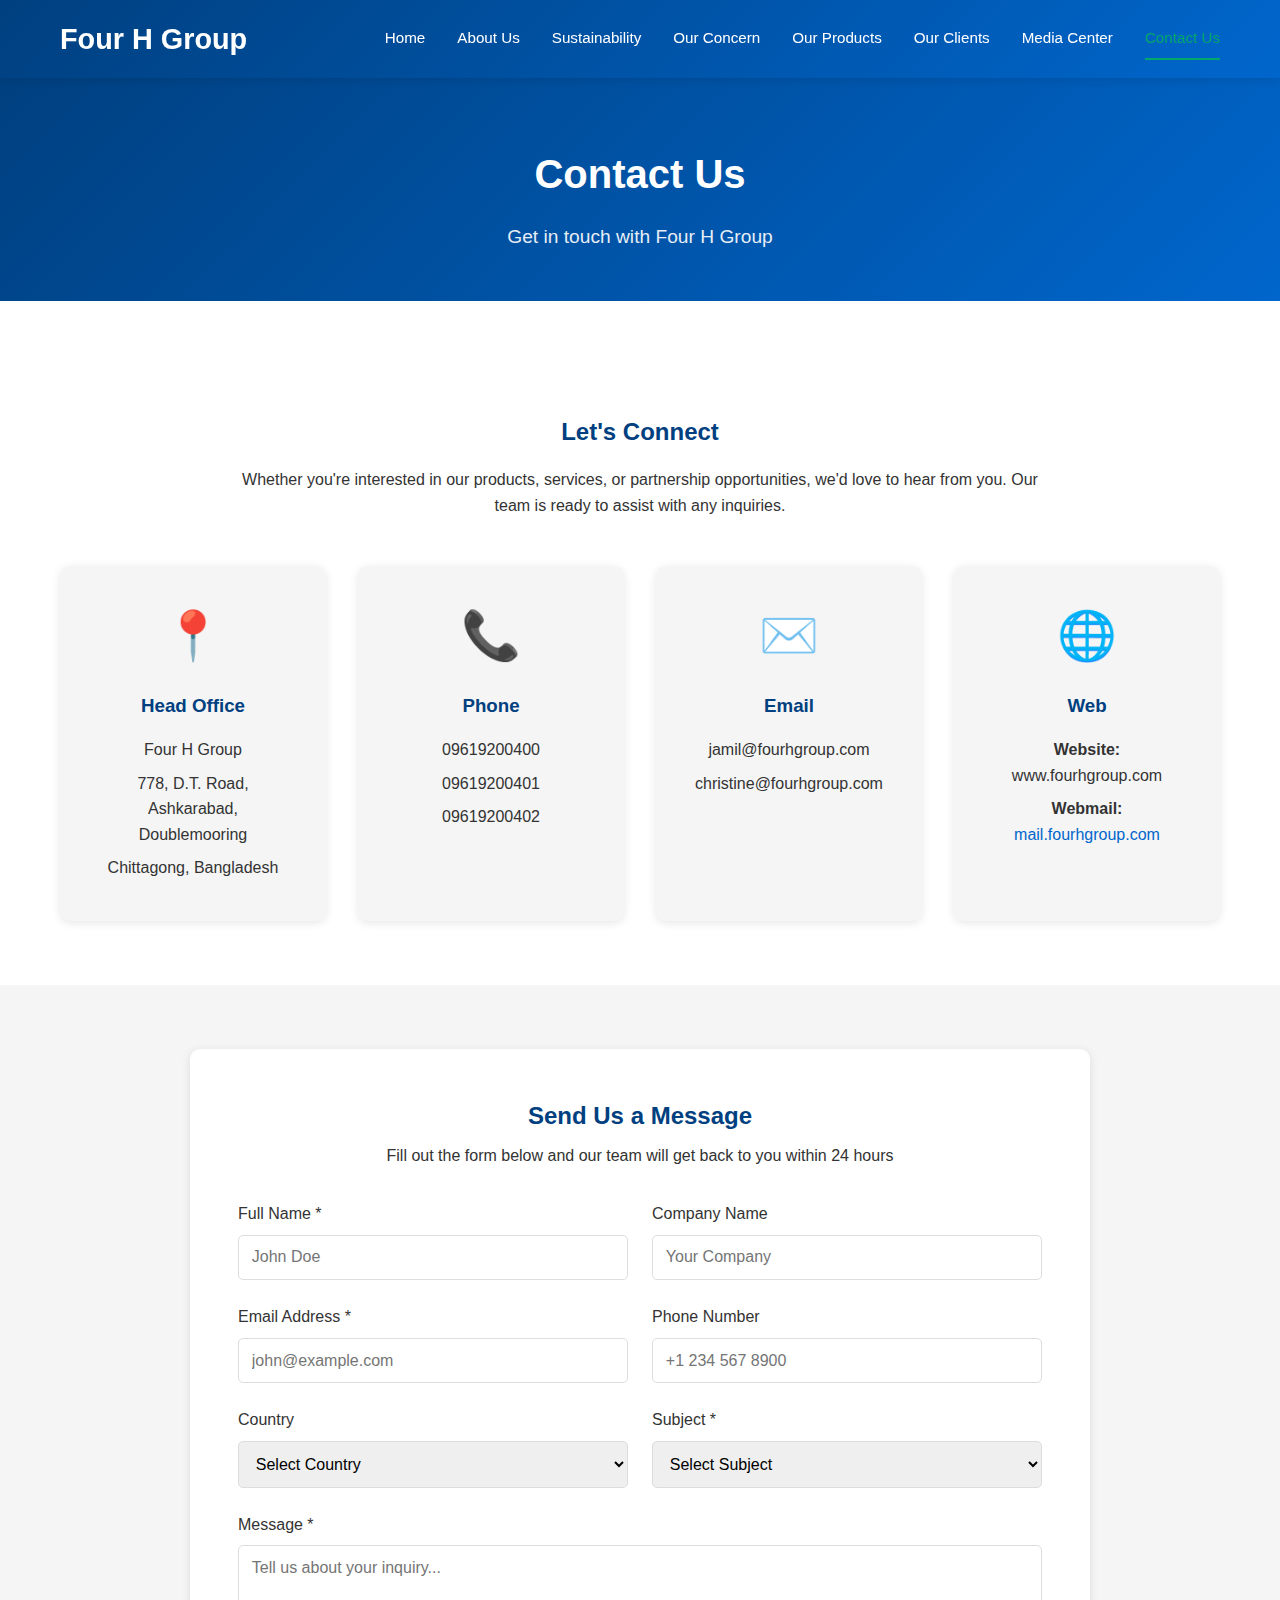
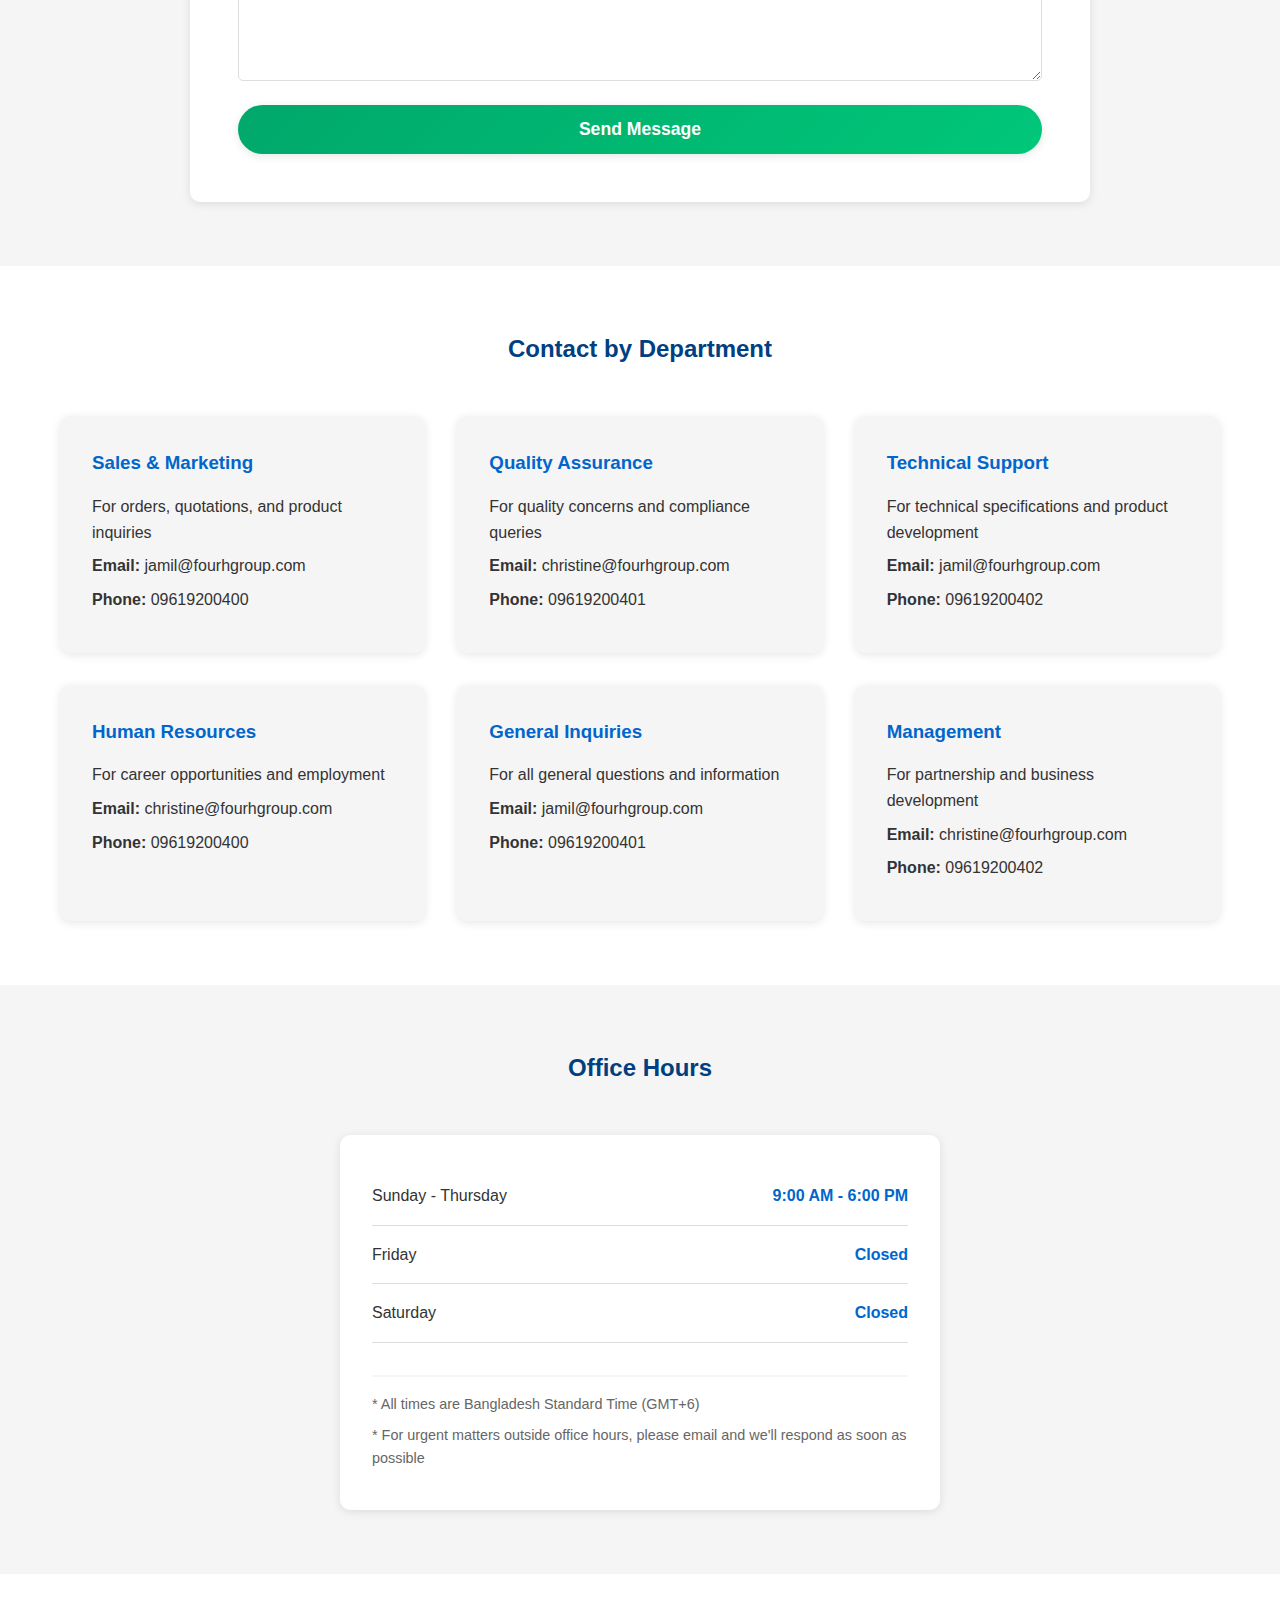
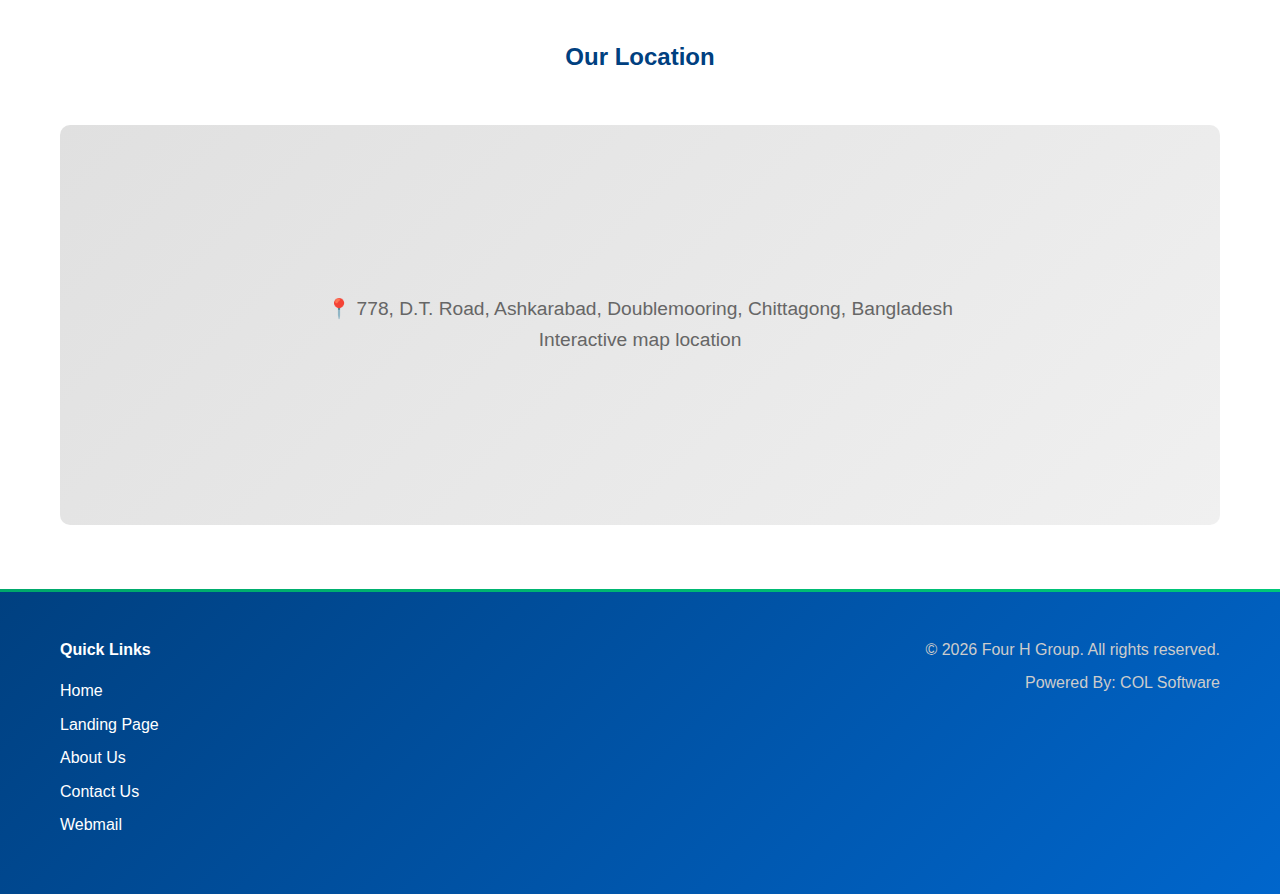
<file: contact.html>
<!DOCTYPE html>
<html lang="en">
<head>
    <meta charset="UTF-8">
    <meta name="viewport" content="width=device-width, initial-scale=1.0">
    <title>Contact Us - Four H Group</title>
    <link rel="stylesheet" href="styles.css">
</head>
<body>
    <!-- Header and Navigation -->
    <header class="header">
        <div class="container">
            <div class="logo">
                <a href="index.html"><h1>Four H Group</h1></a>
            </div>
            <nav class="nav">
                <ul>
                    <li><a href="index.html">Home</a></li>
                    <li><a href="about.html">About Us</a></li>
                    <li><a href="sustainability.html">Sustainability</a></li>
                    <li class="dropdown">
                        <a href="concern.html">Our Concern</a>
                        <ul class="dropdown-menu">
                            <li><a href="concern.html#four-h-apparels">Four H Apparels Ltd.</a></li>
                            <li><a href="concern.html#four-h-fashions">Four H Fashions Ltd.</a></li>
                            <li><a href="concern.html#nafisa-apparels">Nafisa Apparels Ltd.</a></li>
                            <li><a href="concern.html#divine-design">Divine Design Ltd.</a></li>
                            <li><a href="concern.html#badgetex">Badgetex Apparels Ltd.</a></li>
                            <li><a href="concern.html#four-h-lingerie">Four H Lingerie Ltd.</a></li>
                            <li><a href="concern.html#four-h-dyeing">Four H Dyeing & Printing Ltd.</a></li>
                            <li><a href="concern.html#belamy">Belamy Textile Ltd.</a></li>
                            <li><a href="concern.html#divine-intimates">Divine Intimates Ltd.</a></li>
                            <li><a href="concern.html#felix">Felix Fashion Ltd.</a></li>
                            <li><a href="concern.html#charm">Charm Fashions</a></li>
                            <li><a href="concern.html#ff-printing">F&F Fabric Printing</a></li>
                        </ul>
                    </li>
                    <li class="dropdown">
                        <a href="products.html">Our Products</a>
                        <ul class="dropdown-menu">
                            <li><a href="products.html#tshirts">T-Shirts</a></li>
                            <li><a href="products.html#polo">Polo Shirts</a></li>
                            <li><a href="products.html#sweatshirts">Sweatshirts & Hoodies</a></li>
                            <li><a href="products.html#pants">Pants & Shorts</a></li>
                            <li><a href="products.html#womens">Women's Wear</a></li>
                            <li><a href="products.html#kids">Kids' Wear</a></li>
                            <li><a href="products.html#activewear">Activewear</a></li>
                            <li><a href="products.html#sleepwear">Sleepwear</a></li>
                        </ul>
                    </li>
                    <li><a href="clients.html">Our Clients</a></li>
                    <li class="dropdown">
                        <a href="media.html">Media Center</a>
                        <ul class="dropdown-menu">
                            <li><a href="media.html#latest-news">Latest News</a></li>
                            <li><a href="sustainability.html">Sustainability Policy</a></li>
                            <li><a href="media.html">Press Releases</a></li>
                            <li><a href="media.html">Photo Gallery</a></li>
                        </ul>
                    </li>
                    <li><a href="contact.html" class="active">Contact Us</a></li>
                </ul>
            </nav>
            <div class="menu-toggle">
                <span></span>
                <span></span>
                <span></span>
            </div>
        </div>
    </header>

    <!-- Page Header -->
    <section class="page-header">
        <div class="container">
            <h1>Contact Us</h1>
            <p>Get in touch with Four H Group</p>
        </div>
    </section>

    <!-- Contact Information -->
    <section class="contact-info-section">
        <div class="container">
            <div class="contact-intro">
                <h2>Let's Connect</h2>
                <p>Whether you're interested in our products, services, or partnership opportunities, we'd love to hear from you. Our team is ready to assist with any inquiries.</p>
            </div>

            <div class="contact-methods">
                <div class="contact-card">
                    <div class="contact-icon">📍</div>
                    <h3>Head Office</h3>
                    <p>Four H Group</p>
                    <p>778, D.T. Road, Ashkarabad, Doublemooring</p>
                    <p>Chittagong, Bangladesh</p>
                </div>

                <div class="contact-card">
                    <div class="contact-icon">📞</div>
                    <h3>Phone</h3>
                    <p>09619200400</p>
                    <p>09619200401</p>
                    <p>09619200402</p>
                </div>

                <div class="contact-card">
                    <div class="contact-icon">✉️</div>
                    <h3>Email</h3>
                    <p>jamil@fourhgroup.com</p>
                    <p>christine@fourhgroup.com</p>
                </div>

                <div class="contact-card">
                    <div class="contact-icon">🌐</div>
                    <h3>Web</h3>
                    <p><strong>Website:</strong><br>www.fourhgroup.com</p>
                    <p><strong>Webmail:</strong><br><a href="http://mail.fourhgroup.com/">mail.fourhgroup.com</a></p>
                </div>
            </div>
        </div>
    </section>

    <!-- Contact Form -->
    <section class="contact-form-section">
        <div class="container">
            <div class="form-wrapper">
                <div class="form-header">
                    <h2>Send Us a Message</h2>
                    <p>Fill out the form below and our team will get back to you within 24 hours</p>
                </div>

                <form class="contact-form-grid" id="contactForm">
                    <div class="form-group">
                        <label for="name">Full Name *</label>
                        <input type="text" id="name" name="name" required placeholder="John Doe">
                    </div>

                    <div class="form-group">
                        <label for="company">Company Name</label>
                        <input type="text" id="company" name="company" placeholder="Your Company">
                    </div>

                    <div class="form-group">
                        <label for="email">Email Address *</label>
                        <input type="email" id="email" name="email" required placeholder="john@example.com">
                    </div>

                    <div class="form-group">
                        <label for="phone">Phone Number</label>
                        <input type="tel" id="phone" name="phone" placeholder="+1 234 567 8900">
                    </div>

                    <div class="form-group">
                        <label for="country">Country</label>
                        <select id="country" name="country">
                            <option value="">Select Country</option>
                            <option value="usa">United States</option>
                            <option value="uk">United Kingdom</option>
                            <option value="canada">Canada</option>
                            <option value="germany">Germany</option>
                            <option value="france">France</option>
                            <option value="japan">Japan</option>
                            <option value="australia">Australia</option>
                            <option value="other">Other</option>
                        </select>
                    </div>

                    <div class="form-group">
                        <label for="subject">Subject *</label>
                        <select id="subject" name="subject" required>
                            <option value="">Select Subject</option>
                            <option value="general">General Inquiry</option>
                            <option value="sales">Sales & Orders</option>
                            <option value="partnership">Partnership Opportunity</option>
                            <option value="quality">Quality Concerns</option>
                            <option value="career">Career Opportunities</option>
                            <option value="other">Other</option>
                        </select>
                    </div>

                    <div class="form-group full-width">
                        <label for="message">Message *</label>
                        <textarea id="message" name="message" rows="6" required placeholder="Tell us about your inquiry..."></textarea>
                    </div>

                    <div class="form-group full-width">
                        <button type="submit" class="btn-primary btn-large">Send Message</button>
                    </div>
                </form>
            </div>
        </div>
    </section>

    <!-- Departments -->
    <section class="departments-section">
        <div class="container">
            <h2>Contact by Department</h2>
            <div class="departments-grid">
                <div class="dept-card">
                    <h3>Sales & Marketing</h3>
                    <p>For orders, quotations, and product inquiries</p>
                    <p><strong>Email:</strong> jamil@fourhgroup.com</p>
                    <p><strong>Phone:</strong> 09619200400</p>
                </div>

                <div class="dept-card">
                    <h3>Quality Assurance</h3>
                    <p>For quality concerns and compliance queries</p>
                    <p><strong>Email:</strong> christine@fourhgroup.com</p>
                    <p><strong>Phone:</strong> 09619200401</p>
                </div>

                <div class="dept-card">
                    <h3>Technical Support</h3>
                    <p>For technical specifications and product development</p>
                    <p><strong>Email:</strong> jamil@fourhgroup.com</p>
                    <p><strong>Phone:</strong> 09619200402</p>
                </div>

                <div class="dept-card">
                    <h3>Human Resources</h3>
                    <p>For career opportunities and employment</p>
                    <p><strong>Email:</strong> christine@fourhgroup.com</p>
                    <p><strong>Phone:</strong> 09619200400</p>
                </div>

                <div class="dept-card">
                    <h3>General Inquiries</h3>
                    <p>For all general questions and information</p>
                    <p><strong>Email:</strong> jamil@fourhgroup.com</p>
                    <p><strong>Phone:</strong> 09619200401</p>
                </div>

                <div class="dept-card">
                    <h3>Management</h3>
                    <p>For partnership and business development</p>
                    <p><strong>Email:</strong> christine@fourhgroup.com</p>
                    <p><strong>Phone:</strong> 09619200402</p>
                </div>
            </div>
        </div>
    </section>

    <!-- Office Hours -->
    <section class="hours-section">
        <div class="container">
            <h2>Office Hours</h2>
            <div class="hours-content">
                <div class="hours-table">
                    <div class="hours-row">
                        <span class="day">Sunday - Thursday</span>
                        <span class="time">9:00 AM - 6:00 PM</span>
                    </div>
                    <div class="hours-row">
                        <span class="day">Friday</span>
                        <span class="time">Closed</span>
                    </div>
                    <div class="hours-row">
                        <span class="day">Saturday</span>
                        <span class="time">Closed</span>
                    </div>
                    <div class="hours-note">
                        <p>* All times are Bangladesh Standard Time (GMT+6)</p>
                        <p>* For urgent matters outside office hours, please email and we'll respond as soon as possible</p>
                    </div>
                </div>
            </div>
        </div>
    </section>

    <!-- Map Section -->
    <section class="map-section">
        <div class="container">
            <h2>Our Location</h2>
            <div class="map-placeholder">
                <p>📍 778, D.T. Road, Ashkarabad, Doublemooring, Chittagong, Bangladesh</p>
                <p>Interactive map location</p>
            </div>
        </div>
    </section>

    <!-- Footer -->
    <footer class="footer">
        <div class="container">
            <div class="footer-content">
                <div class="footer-links">
                    <h4>Quick Links</h4>
                    <ul>
                        <li><a href="index.html">Home</a></li>
                        <li><a href="index.html">Landing Page</a></li>
                        <li><a href="about.html">About Us</a></li>
                        <li><a href="contact.html">Contact Us</a></li>
                        <li><a href="http://mail.fourhgroup.com/">Webmail</a></li>
                    </ul>
                </div>
                <div class="footer-info">
                    <p>&copy; 2024 Four H Group. All rights reserved.</p>
                    <p>Powered By: <a href="http://www.colbd.com/" target="_blank" style="color: #ccc; text-decoration: none;">COL Software</a></p>
                </div>
            </div>
        </div>
    </footer>

    <script src="script.js"></script>
</body>
</html>
</file>
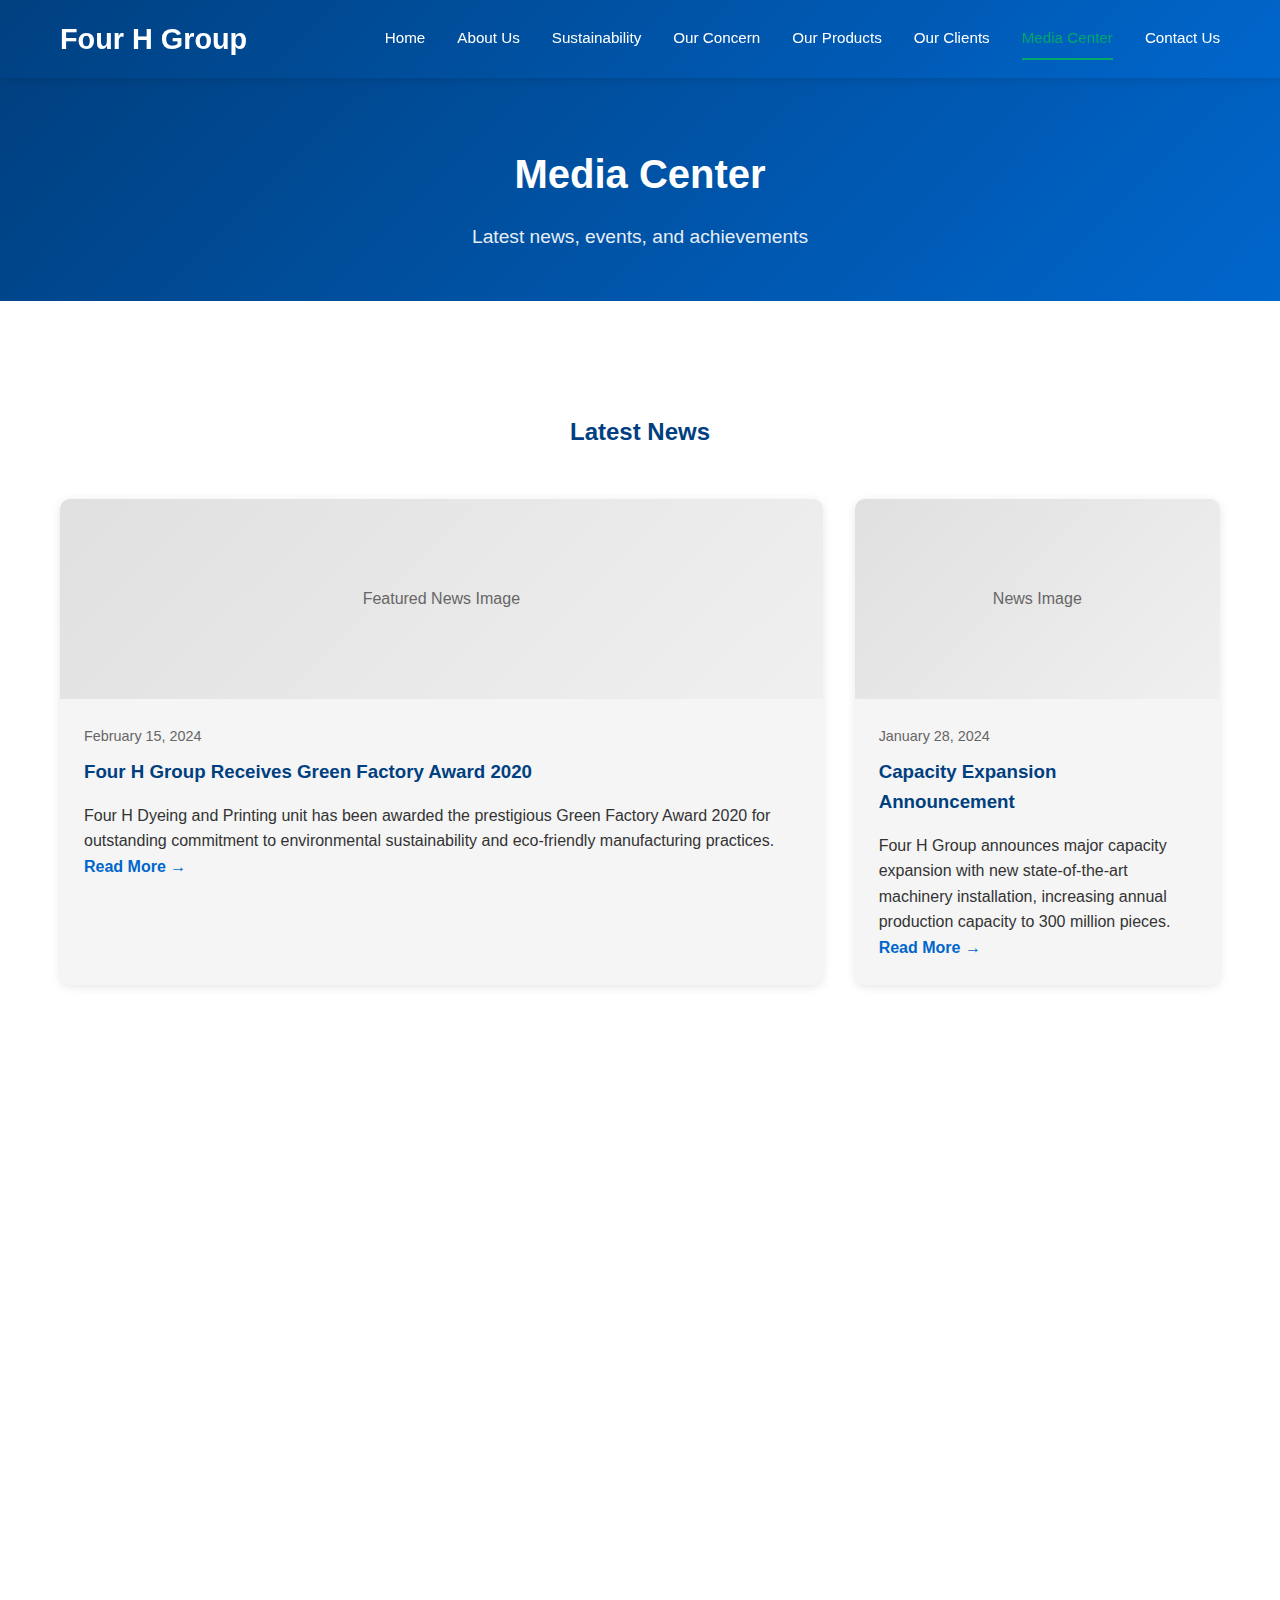
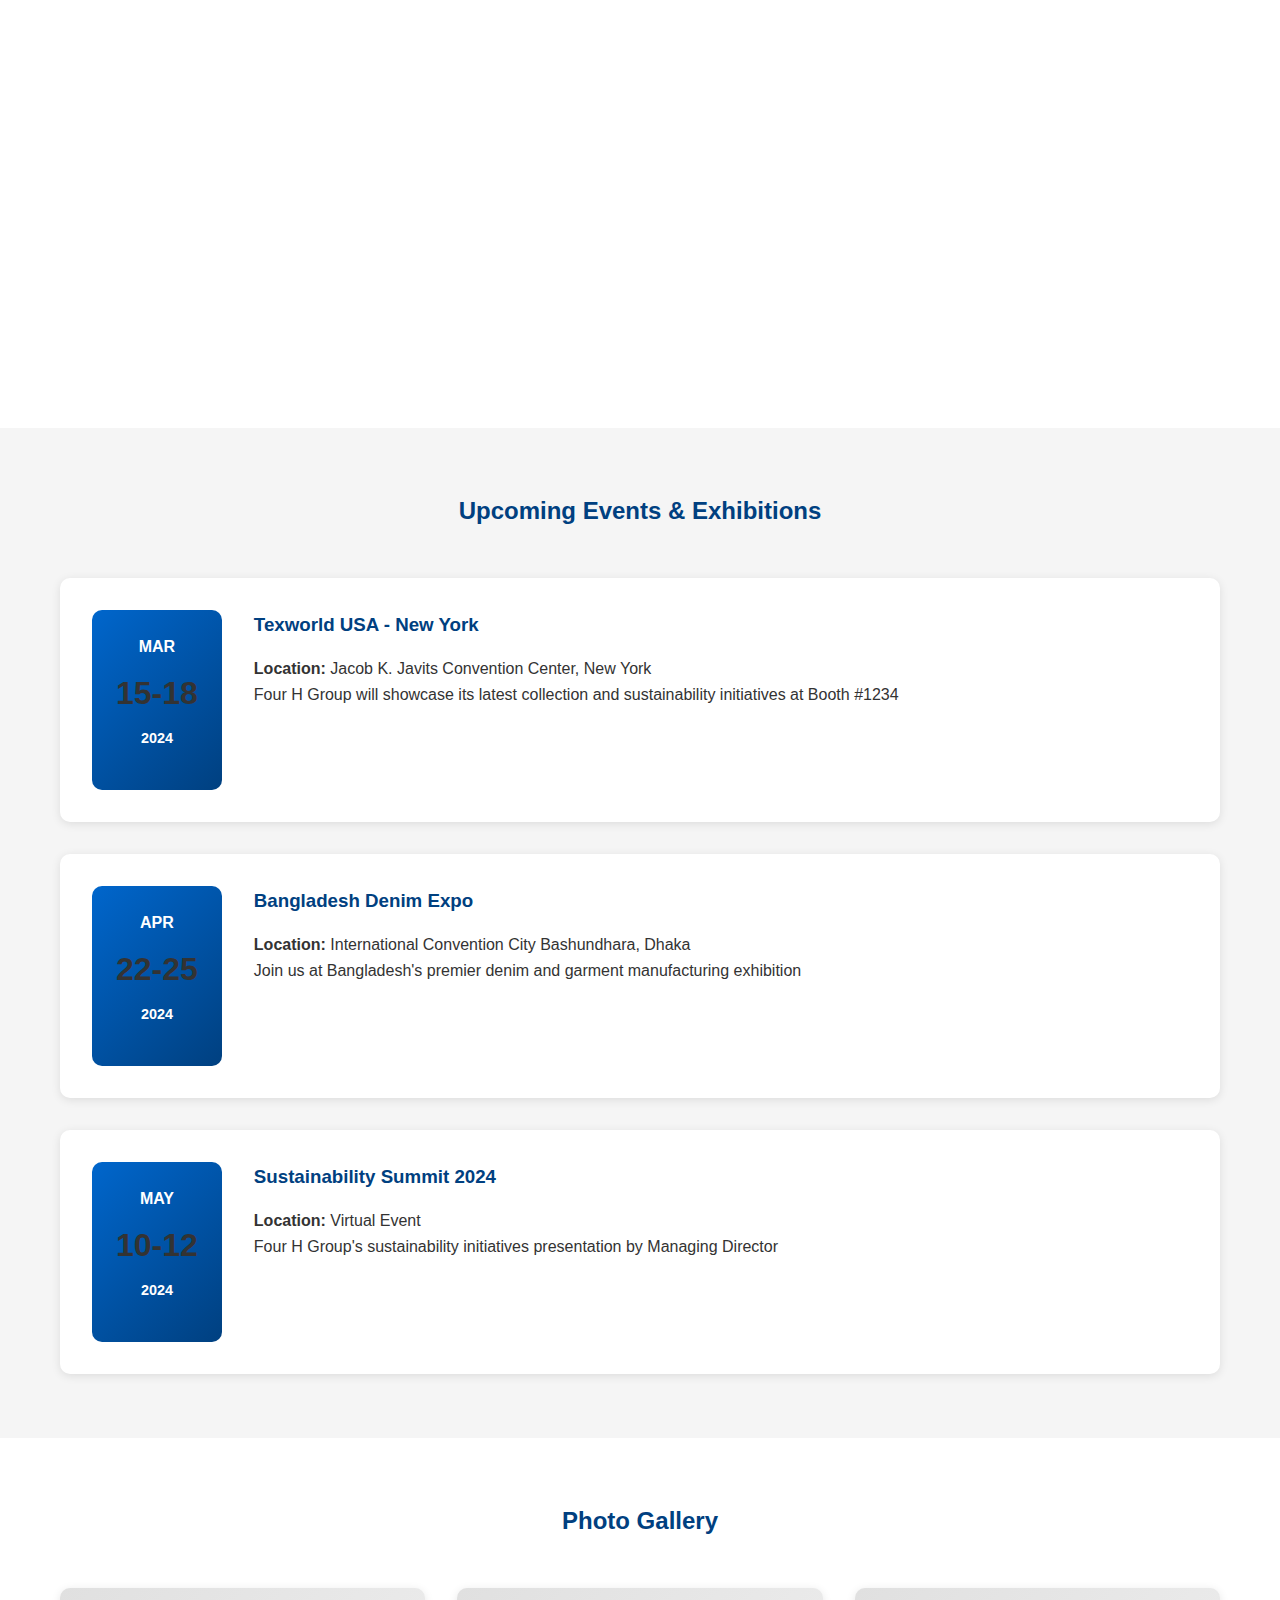
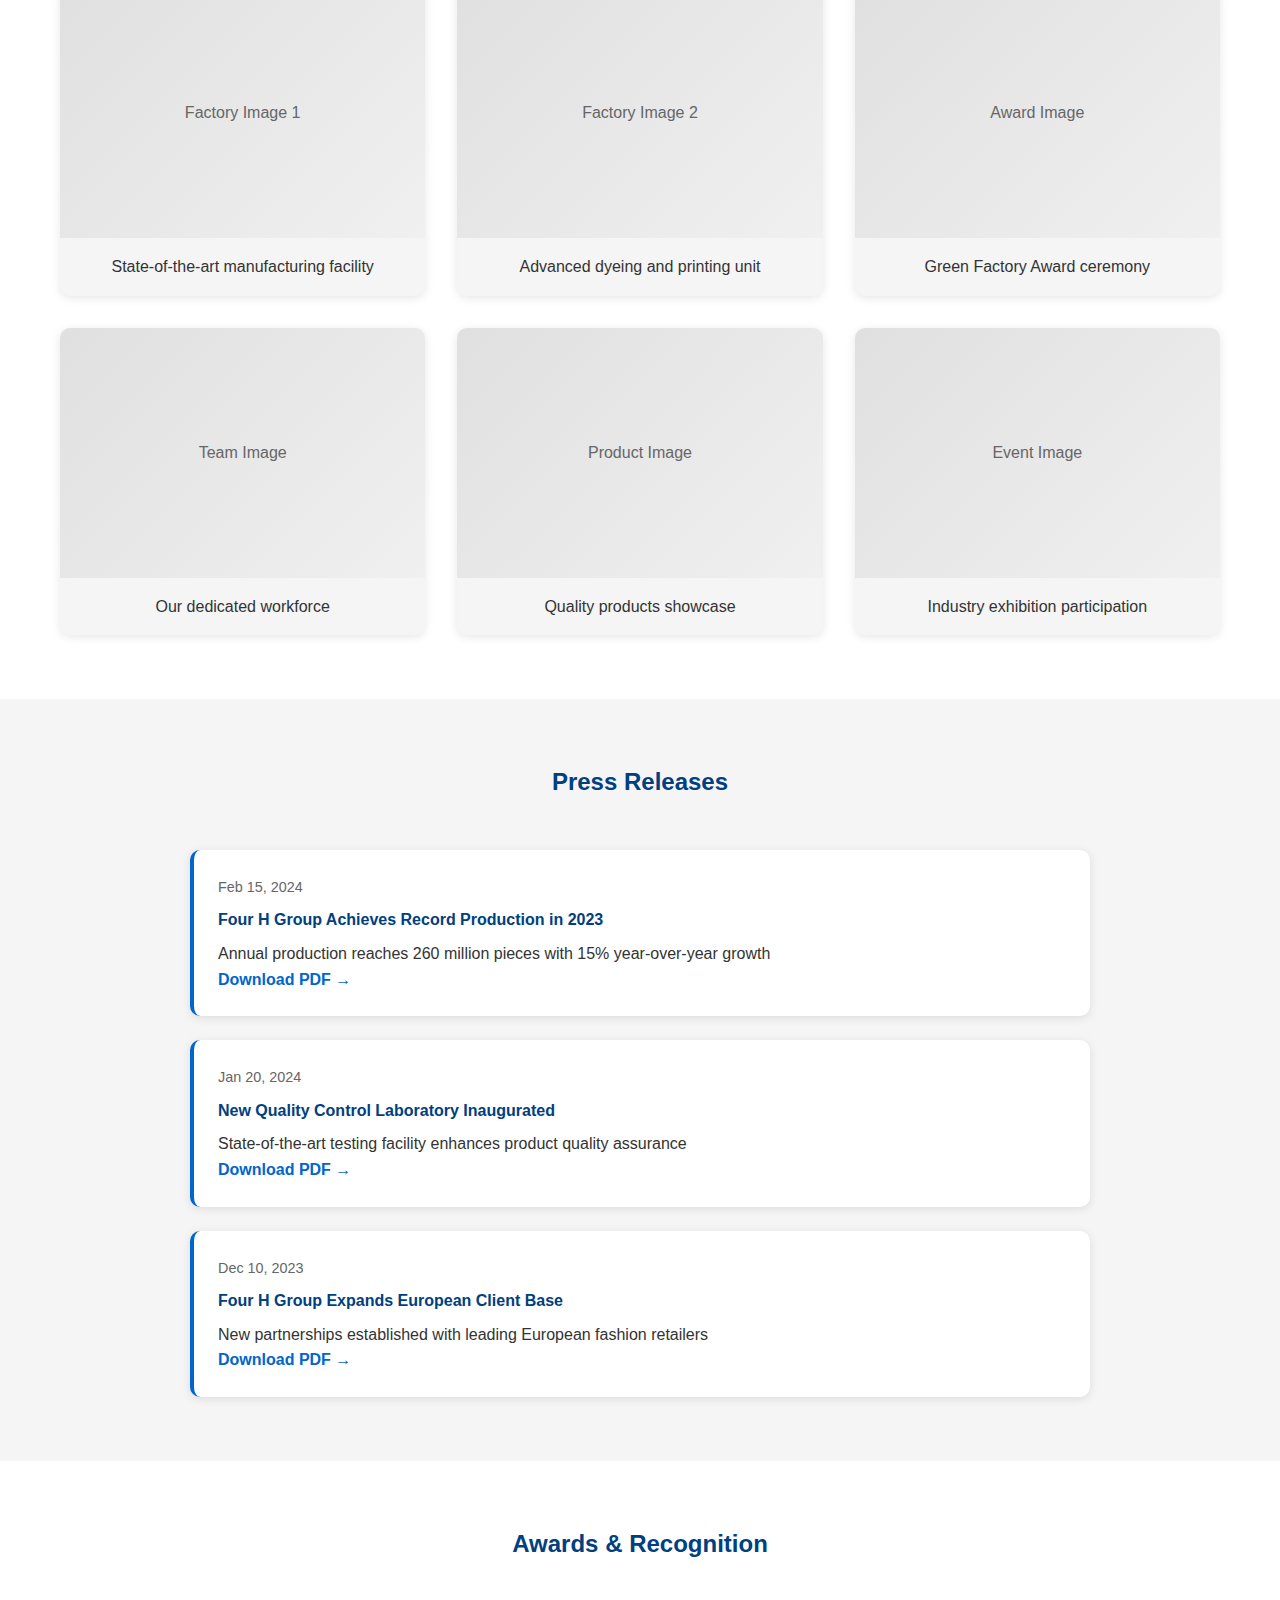
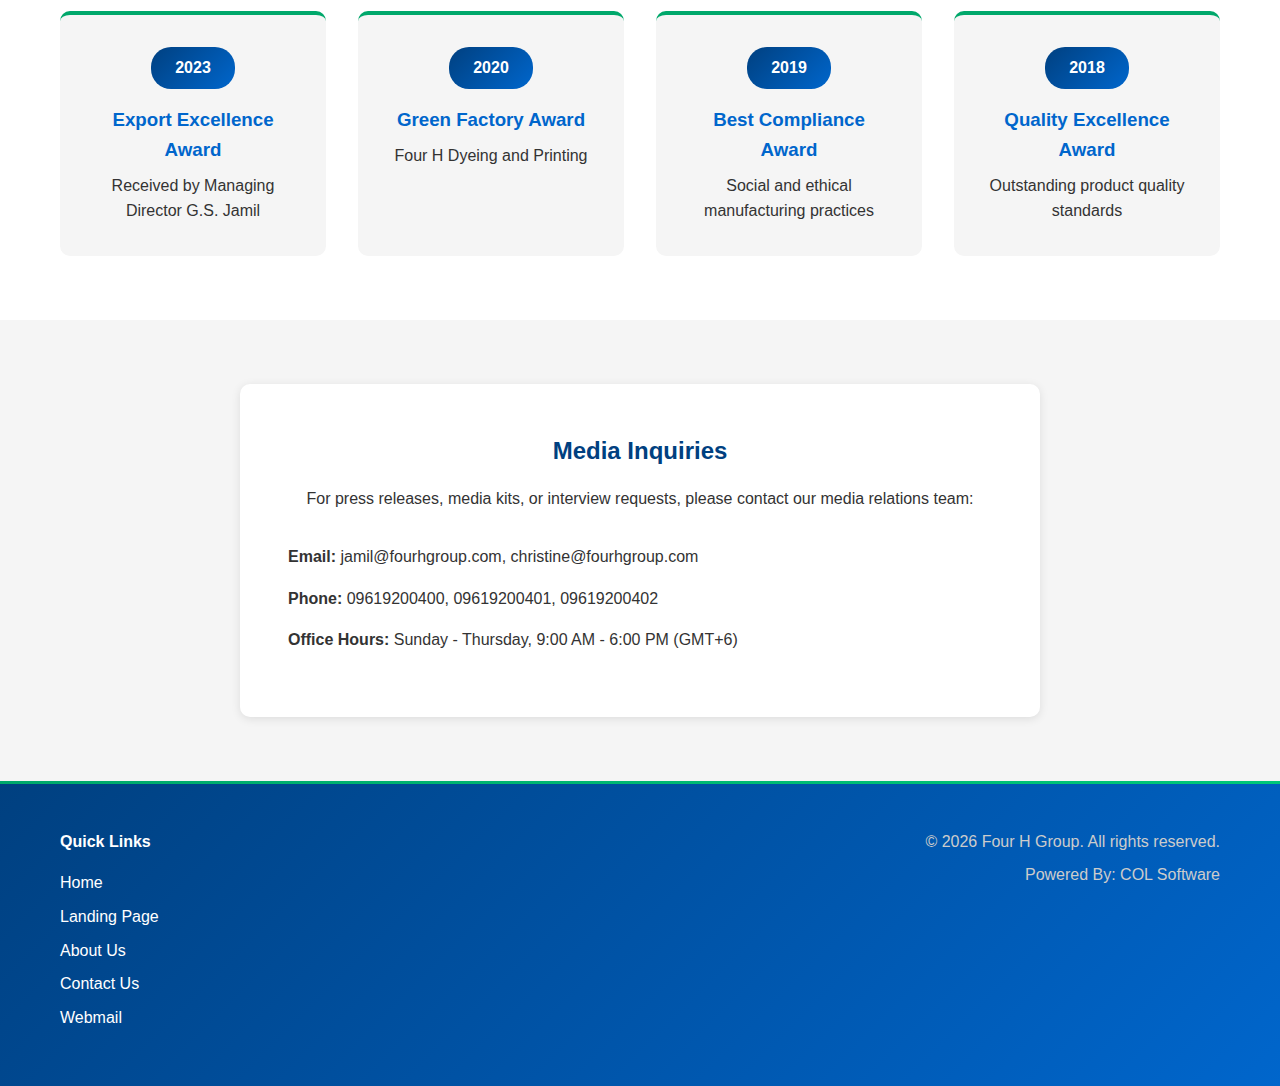
<file: media.html>
<!DOCTYPE html>
<html lang="en">
<head>
    <meta charset="UTF-8">
    <meta name="viewport" content="width=device-width, initial-scale=1.0">
    <title>Media Center - Four H Group</title>
    <link rel="stylesheet" href="styles.css">
</head>
<body>
    <!-- Header and Navigation -->
    <header class="header">
        <div class="container">
            <div class="logo">
                <a href="index.html"><h1>Four H Group</h1></a>
            </div>
            <nav class="nav">
                <ul>
                    <li><a href="index.html">Home</a></li>
                    <li><a href="about.html">About Us</a></li>
                    <li><a href="sustainability.html">Sustainability</a></li>
                    <li class="dropdown">
                        <a href="concern.html">Our Concern</a>
                        <ul class="dropdown-menu">
                            <li><a href="concern.html#four-h-apparels">Four H Apparels Ltd.</a></li>
                            <li><a href="concern.html#four-h-fashions">Four H Fashions Ltd.</a></li>
                            <li><a href="concern.html#nafisa-apparels">Nafisa Apparels Ltd.</a></li>
                            <li><a href="concern.html#divine-design">Divine Design Ltd.</a></li>
                            <li><a href="concern.html#badgetex">Badgetex Apparels Ltd.</a></li>
                            <li><a href="concern.html#four-h-lingerie">Four H Lingerie Ltd.</a></li>
                            <li><a href="concern.html#four-h-dyeing">Four H Dyeing & Printing Ltd.</a></li>
                            <li><a href="concern.html#belamy">Belamy Textile Ltd.</a></li>
                            <li><a href="concern.html#divine-intimates">Divine Intimates Ltd.</a></li>
                            <li><a href="concern.html#felix">Felix Fashions Ltd.</a></li>
                            <li><a href="concern.html#charm">Charm Fashions</a></li>
                            <li><a href="concern.html#ff-printing">F&F Fabric Printing</a></li>
                        </ul>
                    </li>
                    <li class="dropdown">
                        <a href="products.html">Our Products</a>
                        <ul class="dropdown-menu">
                            <li><a href="products.html#tshirts">T-Shirts</a></li>
                            <li><a href="products.html#polo">Polo Shirts</a></li>
                            <li><a href="products.html#sweatshirts">Sweatshirts & Hoodies</a></li>
                            <li><a href="products.html#pants">Pants & Shorts</a></li>
                            <li><a href="products.html#womens">Women's Wear</a></li>
                            <li><a href="products.html#kids">Kids' Wear</a></li>
                            <li><a href="products.html#activewear">Activewear</a></li>
                            <li><a href="products.html#sleepwear">Sleepwear</a></li>
                        </ul>
                    </li>
                    <li><a href="clients.html">Our Clients</a></li>
                    <li class="dropdown">
                        <a href="media.html" class="active">Media Center</a>
                        <ul class="dropdown-menu">
                            <li><a href="media.html#latest-news">Latest News</a></li>
                            <li><a href="sustainability.html">Sustainability Policy</a></li>
                            <li><a href="media.html">Press Releases</a></li>
                            <li><a href="media.html">Photo Gallery</a></li>
                        </ul>
                    </li>
                    <li><a href="contact.html">Contact Us</a></li>
                </ul>
            </nav>
            <div class="menu-toggle">
                <span></span>
                <span></span>
                <span></span>
            </div>
        </div>
    </header>

    <!-- Page Header -->
    <section class="page-header">
        <div class="container">
            <h1>Media Center</h1>
            <p>Latest news, events, and achievements</p>
        </div>
    </section>

    <!-- Latest News -->
    <section class="news-section" id="latest-news">
        <div class="container">
            <h2>Latest News</h2>
            <div class="news-grid">
                <article class="news-card featured">
                    <div class="news-image">Featured News Image</div>
                    <div class="news-content">
                        <span class="news-date">February 15, 2024</span>
                        <h3>Four H Group Receives Green Factory Award 2020</h3>
                        <p>Four H Dyeing and Printing unit has been awarded the prestigious Green Factory Award 2020 for outstanding commitment to environmental sustainability and eco-friendly manufacturing practices.</p>
                        <a href="#" class="read-more">Read More →</a>
                    </div>
                </article>

                <article class="news-card">
                    <div class="news-image">News Image</div>
                    <div class="news-content">
                        <span class="news-date">January 28, 2024</span>
                        <h3>Capacity Expansion Announcement</h3>
                        <p>Four H Group announces major capacity expansion with new state-of-the-art machinery installation, increasing annual production capacity to 300 million pieces.</p>
                        <a href="#" class="read-more">Read More →</a>
                    </div>
                </article>

                <article class="news-card">
                    <div class="news-image">News Image</div>
                    <div class="news-content">
                        <span class="news-date">January 10, 2024</span>
                        <h3>Export Excellence Award 2023</h3>
                        <p>Managing Director G.S. Jamil receives the Export Excellence Award 2023 from the Bangladesh Garment Manufacturers and Exporters Association.</p>
                        <a href="#" class="read-more">Read More →</a>
                    </div>
                </article>

                <article class="news-card">
                    <div class="news-image">News Image</div>
                    <div class="news-content">
                        <span class="news-date">December 20, 2023</span>
                        <h3>New Partnership with European Brands</h3>
                        <p>Four H Group signs agreements with three major European fashion brands, expanding its presence in the European market.</p>
                        <a href="#" class="read-more">Read More →</a>
                    </div>
                </article>

                <article class="news-card">
                    <div class="news-image">News Image</div>
                    <div class="news-content">
                        <span class="news-date">December 5, 2023</span>
                        <h3>Sustainability Initiative Launch</h3>
                        <p>Four H Group launches comprehensive sustainability program targeting carbon neutrality by 2030 and zero waste to landfill by 2026.</p>
                        <a href="#" class="read-more">Read More →</a>
                    </div>
                </article>

                <article class="news-card">
                    <div class="news-image">News Image</div>
                    <div class="news-content">
                        <span class="news-date">November 18, 2023</span>
                        <h3>Employee Training Program</h3>
                        <p>New comprehensive skills development program launched for 28,000+ employees, focusing on advanced manufacturing techniques and quality control.</p>
                        <a href="#" class="read-more">Read More →</a>
                    </div>
                </article>
            </div>
        </div>
    </section>

    <!-- Events & Exhibitions -->
    <section class="events-section">
        <div class="container">
            <h2>Upcoming Events & Exhibitions</h2>
            <div class="events-timeline">
                <div class="event-item">
                    <div class="event-date">
                        <span class="month">MAR</span>
                        <span class="day">15-18</span>
                        <span class="year">2024</span>
                    </div>
                    <div class="event-details">
                        <h3>Texworld USA - New York</h3>
                        <p><strong>Location:</strong> Jacob K. Javits Convention Center, New York</p>
                        <p>Four H Group will showcase its latest collection and sustainability initiatives at Booth #1234</p>
                    </div>
                </div>

                <div class="event-item">
                    <div class="event-date">
                        <span class="month">APR</span>
                        <span class="day">22-25</span>
                        <span class="year">2024</span>
                    </div>
                    <div class="event-details">
                        <h3>Bangladesh Denim Expo</h3>
                        <p><strong>Location:</strong> International Convention City Bashundhara, Dhaka</p>
                        <p>Join us at Bangladesh's premier denim and garment manufacturing exhibition</p>
                    </div>
                </div>

                <div class="event-item">
                    <div class="event-date">
                        <span class="month">MAY</span>
                        <span class="day">10-12</span>
                        <span class="year">2024</span>
                    </div>
                    <div class="event-details">
                        <h3>Sustainability Summit 2024</h3>
                        <p><strong>Location:</strong> Virtual Event</p>
                        <p>Four H Group's sustainability initiatives presentation by Managing Director</p>
                    </div>
                </div>
            </div>
        </div>
    </section>

    <!-- Photo Gallery -->
    <section class="gallery-section">
        <div class="container">
            <h2>Photo Gallery</h2>
            <div class="gallery-grid">
                <div class="gallery-item">
                    <div class="gallery-image">Factory Image 1</div>
                    <p>State-of-the-art manufacturing facility</p>
                </div>
                <div class="gallery-item">
                    <div class="gallery-image">Factory Image 2</div>
                    <p>Advanced dyeing and printing unit</p>
                </div>
                <div class="gallery-item">
                    <div class="gallery-image">Award Image</div>
                    <p>Green Factory Award ceremony</p>
                </div>
                <div class="gallery-item">
                    <div class="gallery-image">Team Image</div>
                    <p>Our dedicated workforce</p>
                </div>
                <div class="gallery-item">
                    <div class="gallery-image">Product Image</div>
                    <p>Quality products showcase</p>
                </div>
                <div class="gallery-item">
                    <div class="gallery-image">Event Image</div>
                    <p>Industry exhibition participation</p>
                </div>
            </div>
        </div>
    </section>

    <!-- Press Releases -->
    <section class="press-section">
        <div class="container">
            <h2>Press Releases</h2>
            <div class="press-list">
                <div class="press-item">
                    <span class="press-date">Feb 15, 2024</span>
                    <h4>Four H Group Achieves Record Production in 2023</h4>
                    <p>Annual production reaches 260 million pieces with 15% year-over-year growth</p>
                    <a href="#" class="press-link">Download PDF →</a>
                </div>
                <div class="press-item">
                    <span class="press-date">Jan 20, 2024</span>
                    <h4>New Quality Control Laboratory Inaugurated</h4>
                    <p>State-of-the-art testing facility enhances product quality assurance</p>
                    <a href="#" class="press-link">Download PDF →</a>
                </div>
                <div class="press-item">
                    <span class="press-date">Dec 10, 2023</span>
                    <h4>Four H Group Expands European Client Base</h4>
                    <p>New partnerships established with leading European fashion retailers</p>
                    <a href="#" class="press-link">Download PDF →</a>
                </div>
            </div>
        </div>
    </section>

    <!-- Awards & Recognition -->
    <section class="awards-showcase">
        <div class="container">
            <h2>Awards & Recognition</h2>
            <div class="awards-timeline">
                <div class="timeline-item">
                    <span class="timeline-year">2023</span>
                    <h3>Export Excellence Award</h3>
                    <p>Received by Managing Director G.S. Jamil</p>
                </div>
                <div class="timeline-item">
                    <span class="timeline-year">2020</span>
                    <h3>Green Factory Award</h3>
                    <p>Four H Dyeing and Printing</p>
                </div>
                <div class="timeline-item">
                    <span class="timeline-year">2019</span>
                    <h3>Best Compliance Award</h3>
                    <p>Social and ethical manufacturing practices</p>
                </div>
                <div class="timeline-item">
                    <span class="timeline-year">2018</span>
                    <h3>Quality Excellence Award</h3>
                    <p>Outstanding product quality standards</p>
                </div>
            </div>
        </div>
    </section>

    <!-- Media Contact -->
    <section class="media-contact-section">
        <div class="container">
            <div class="media-contact-box">
                <h2>Media Inquiries</h2>
                <p>For press releases, media kits, or interview requests, please contact our media relations team:</p>
                <div class="contact-details">
                    <p><strong>Email:</strong> jamil@fourhgroup.com, christine@fourhgroup.com</p>
                    <p><strong>Phone:</strong> 09619200400, 09619200401, 09619200402</p>
                    <p><strong>Office Hours:</strong> Sunday - Thursday, 9:00 AM - 6:00 PM (GMT+6)</p>
                </div>
            </div>
        </div>
    </section>

    <!-- Footer -->
    <footer class="footer">
        <div class="container">
            <div class="footer-content">
                <div class="footer-links">
                    <h4>Quick Links</h4>
                    <ul>
                        <li><a href="index.html">Home</a></li>
                        <li><a href="index.html">Landing Page</a></li>
                        <li><a href="about.html">About Us</a></li>
                        <li><a href="contact.html">Contact Us</a></li>
                        <li><a href="http://mail.fourhgroup.com/">Webmail</a></li>
                    </ul>
                </div>
                <div class="footer-info">
                    <p>&copy; 2024 Four H Group. All rights reserved.</p>
                    <p>Powered By: <a href="http://www.colbd.com/" target="_blank" style="color: #ccc; text-decoration: none;">COL Software</a></p>
                </div>
            </div>
        </div>
    </footer>

    <script src="script.js"></script>
</body>
</html>
</file>
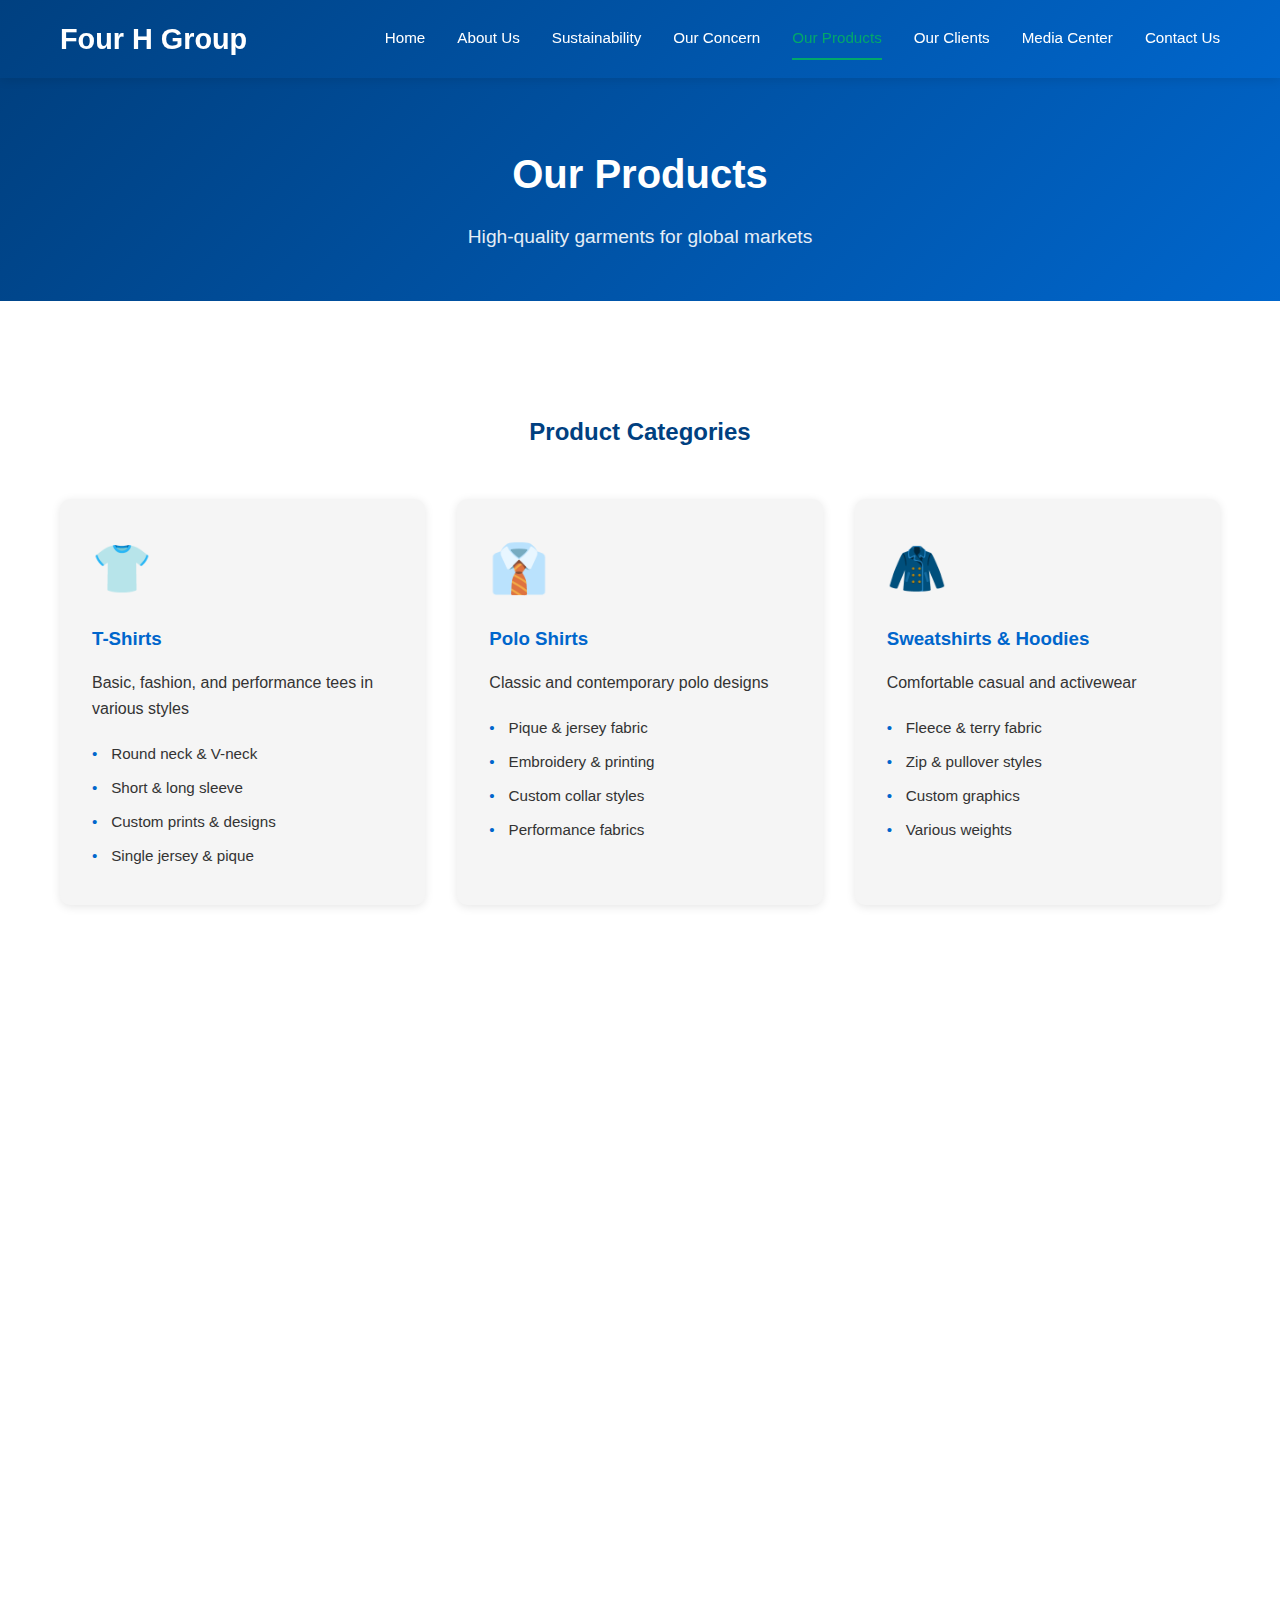
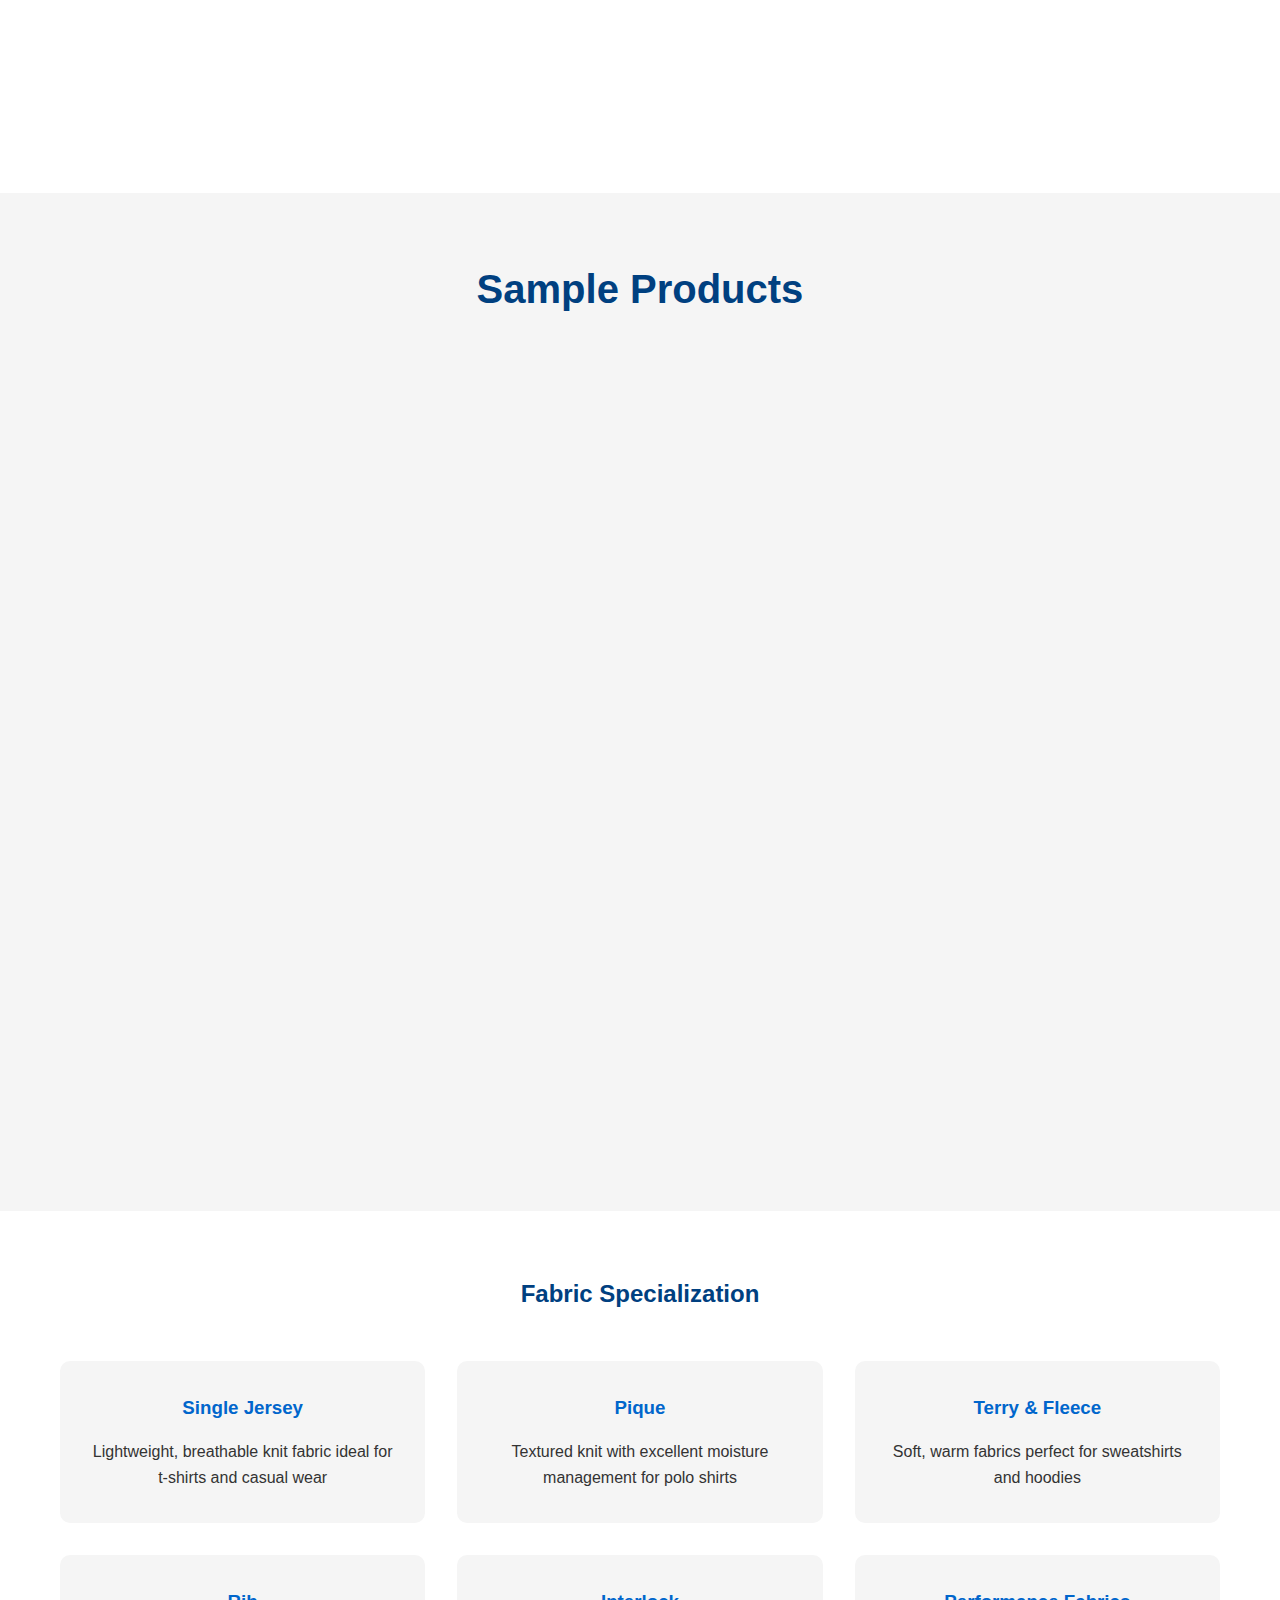
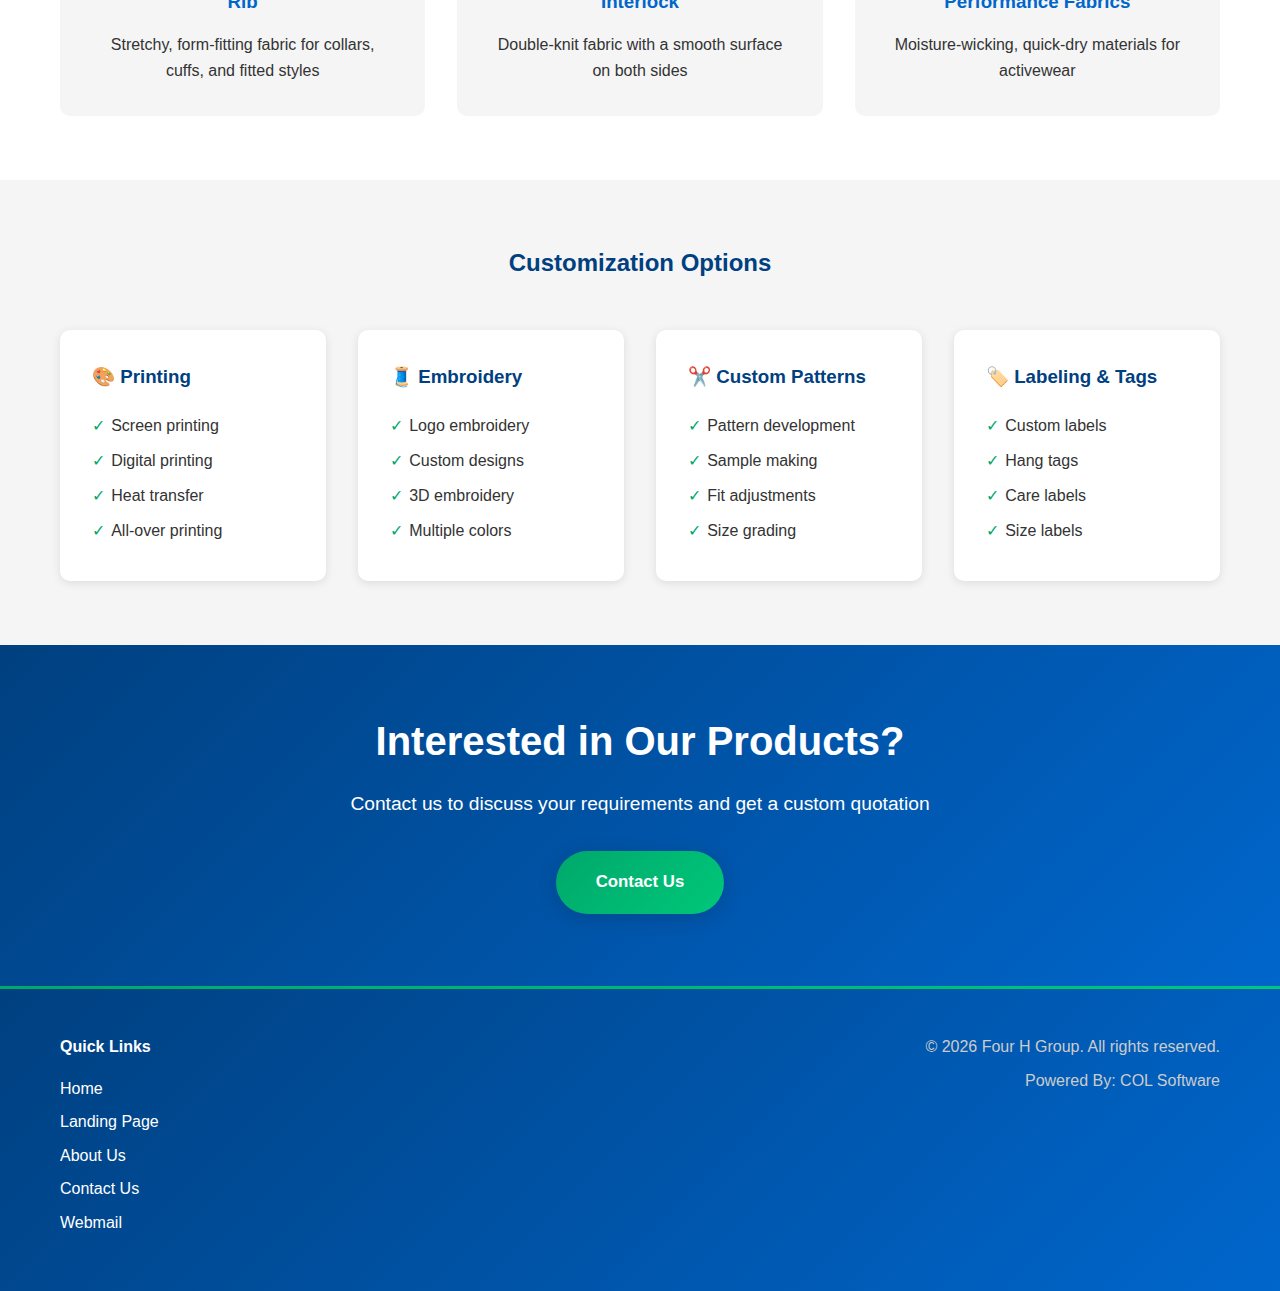
<file: products.html>
<!DOCTYPE html>
<html lang="en">
<head>
    <meta charset="UTF-8">
    <meta name="viewport" content="width=device-width, initial-scale=1.0">
    <title>Our Products - Four H Group</title>
    <link rel="stylesheet" href="styles.css">
</head>
<body>
    <!-- Header and Navigation -->
    <header class="header">
        <div class="container">
            <div class="logo">
                <a href="index.html"><h1>Four H Group</h1></a>
            </div>
            <nav class="nav">
                <ul>
                    <li><a href="index.html">Home</a></li>
                    <li><a href="about.html">About Us</a></li>
                    <li><a href="sustainability.html">Sustainability</a></li>
                    <li class="dropdown">
                        <a href="concern.html">Our Concern</a>
                        <ul class="dropdown-menu">
                            <li><a href="concern.html#four-h-apparels">Four H Apparels Ltd.</a></li>
                            <li><a href="concern.html#four-h-fashions">Four H Fashions Ltd.</a></li>
                            <li><a href="concern.html#nafisa-apparels">Nafisa Apparels Ltd.</a></li>
                            <li><a href="concern.html#divine-design">Divine Design Ltd.</a></li>
                            <li><a href="concern.html#badgetex">Badget Apparels Ltd.</a></li>
                            <li><a href="concern.html#four-h-lingerie">Four H Lingerie Ltd.</a></li>
                            <li><a href="concern.html#four-h-dyeing">Four H Dyeing & Printing Ltd.</a></li>
                            <li><a href="concern.html#belamy">Belamy Textile Ltd.</a></li>
                            <li><a href="concern.html#divine-intimates">Divine Intimates Ltd.</a></li>
                            <li><a href="concern.html#felix">Felix Fashions Ltd.</a></li>
                            <li><a href="concern.html#charm">Charm Fashions</a></li>
                            <li><a href="concern.html#ff-printing">F&F Fabric Printing</a></li>
                        </ul>
                    </li>
                    <li class="dropdown">
                        <a href="products.html" class="active">Our Products</a>
                        <ul class="dropdown-menu">
                            <li><a href="products.html#tshirts">T-Shirts</a></li>
                            <li><a href="products.html#polo">Polo Shirts</a></li>
                            <li><a href="products.html#sweatshirts">Sweatshirts & Hoodies</a></li>
                            <li><a href="products.html#pants">Pants & Shorts</a></li>
                            <li><a href="products.html#womens">Women's Wear</a></li>
                            <li><a href="products.html#kids">Kids' Wear</a></li>
                            <li><a href="products.html#activewear">Activewear</a></li>
                            <li><a href="products.html#sleepwear">Sleepwear</a></li>
                        </ul>
                    </li>
                    <li><a href="clients.html">Our Clients</a></li>
                    <li class="dropdown">
                        <a href="media.html">Media Center</a>
                        <ul class="dropdown-menu">
                            <li><a href="media.html#latest-news">Latest News</a></li>
                            <li><a href="sustainability.html">Sustainability Policy</a></li>
                            <li><a href="media.html">Press Releases</a></li>
                            <li><a href="media.html">Photo Gallery</a></li>
                        </ul>
                    </li>
                    <li><a href="contact.html">Contact Us</a></li>
                </ul>
            </nav>
            <div class="menu-toggle">
                <span></span>
                <span></span>
                <span></span>
            </div>
        </div>
    </header>

    <!-- Page Header -->
    <section class="page-header">
        <div class="container">
            <h1>Our Products</h1>
            <p>High-quality garments for global markets</p>
        </div>
    </section>

    <!-- Product Categories -->
    <section class="product-categories">
        <div class="container">
            <h2>Product Categories</h2>
            <div class="category-grid">
                <div class="category-card" id="tshirts">
                    <div class="category-icon">👕</div>
                    <h3>T-Shirts</h3>
                    <p>Basic, fashion, and performance tees in various styles</p>
                    <ul class="product-features">
                        <li>Round neck & V-neck</li>
                        <li>Short & long sleeve</li>
                        <li>Custom prints & designs</li>
                        <li>Single jersey & pique</li>
                    </ul>
                </div>

                <div class="category-card" id="polo">
                    <div class="category-icon">👔</div>
                    <h3>Polo Shirts</h3>
                    <p>Classic and contemporary polo designs</p>
                    <ul class="product-features">
                        <li>Pique & jersey fabric</li>
                        <li>Embroidery & printing</li>
                        <li>Custom collar styles</li>
                        <li>Performance fabrics</li>
                    </ul>
                </div>

                <div class="category-card" id="sweatshirts">
                    <div class="category-icon">🧥</div>
                    <h3>Sweatshirts & Hoodies</h3>
                    <p>Comfortable casual and activewear</p>
                    <ul class="product-features">
                        <li>Fleece & terry fabric</li>
                        <li>Zip & pullover styles</li>
                        <li>Custom graphics</li>
                        <li>Various weights</li>
                    </ul>
                </div>

                <div class="category-card" id="pants">
                    <div class="category-icon">👖</div>
                    <h3>Pants & Shorts</h3>
                    <p>Versatile bottoms for all occasions</p>
                    <ul class="product-features">
                        <li>Joggers & track pants</li>
                        <li>Casual & formal styles</li>
                        <li>Various fabrics</li>
                        <li>Custom fits & sizes</li>
                    </ul>
                </div>

                <div class="category-card" id="womens">
                    <div class="category-icon">👗</div>
                    <h3>Women's Wear</h3>
                    <p>Fashion-forward designs for women</p>
                    <ul class="product-features">
                        <li>Dresses & tunics</li>
                        <li>Tops & blouses</li>
                        <li>Leggings & pants</li>
                        <li>Custom designs</li>
                    </ul>
                </div>

                <div class="category-card" id="kids">
                    <div class="category-icon">👶</div>
                    <h3>Kids' Wear</h3>
                    <p>Safe and comfortable children's clothing</p>
                    <ul class="product-features">
                        <li>Baby & toddler sizes</li>
                        <li>Soft, safe materials</li>
                        <li>Fun designs & prints</li>
                        <li>Durable construction</li>
                    </ul>
                </div>

                <div class="category-card" id="activewear">
                    <div class="category-icon">🏃</div>
                    <h3>Activewear</h3>
                    <p>Performance sportswear and athleisure</p>
                    <ul class="product-features">
                        <li>Moisture-wicking fabrics</li>
                        <li>Stretch & comfort</li>
                        <li>Sports-specific designs</li>
                        <li>Performance features</li>
                    </ul>
                </div>

                <div class="category-card" id="sleepwear">
                    <div class="category-icon">🛏️</div>
                    <h3>Sleepwear</h3>
                    <p>Comfortable nightwear and loungewear</p>
                    <ul class="product-features">
                        <li>Pajama sets</li>
                        <li>Nightgowns & robes</li>
                        <li>Soft, breathable fabrics</li>
                        <li>Seasonal collections</li>
                    </ul>
                </div>
            </div>
        </div>
    </section>

    <!-- Product Gallery -->
    <section class="products-section">
        <div class="container">
            <h2>Sample Products</h2>
            <div class="products-grid">
                <div class="product-item">
                    <div class="product-image">Sample 1</div>
                    <div class="product-info">
                        <h4>Basic T-Shirt</h4>
                        <p>100% Cotton, Multiple colors</p>
                    </div>
                </div>
                <div class="product-item">
                    <div class="product-image">Sample 2</div>
                    <div class="product-info">
                        <h4>Classic Polo</h4>
                        <p>Pique fabric, Embroidered</p>
                    </div>
                </div>
                <div class="product-item">
                    <div class="product-image">Sample 3</div>
                    <div class="product-info">
                        <h4>Zip Hoodie</h4>
                        <p>Fleece, Custom print</p>
                    </div>
                </div>
                <div class="product-item">
                    <div class="product-image">Sample 4</div>
                    <div class="product-info">
                        <h4>Jogger Pants</h4>
                        <p>Terry fabric, Comfortable fit</p>
                    </div>
                </div>
                <div class="product-item">
                    <div class="product-image">Sample 5</div>
                    <div class="product-info">
                        <h4>Women's Dress</h4>
                        <p>Jersey, Fashion design</p>
                    </div>
                </div>
                <div class="product-item">
                    <div class="product-image">Sample 6</div>
                    <div class="product-info">
                        <h4>Kids' T-Shirt</h4>
                        <p>Soft cotton, Fun graphics</p>
                    </div>
                </div>
            </div>
        </div>
    </section>

    <!-- Fabric Types -->
    <section class="fabric-section">
        <div class="container">
            <h2>Fabric Specialization</h2>
            <div class="fabric-grid">
                <div class="fabric-item">
                    <h3>Single Jersey</h3>
                    <p>Lightweight, breathable knit fabric ideal for t-shirts and casual wear</p>
                </div>
                <div class="fabric-item">
                    <h3>Pique</h3>
                    <p>Textured knit with excellent moisture management for polo shirts</p>
                </div>
                <div class="fabric-item">
                    <h3>Terry & Fleece</h3>
                    <p>Soft, warm fabrics perfect for sweatshirts and hoodies</p>
                </div>
                <div class="fabric-item">
                    <h3>Rib</h3>
                    <p>Stretchy, form-fitting fabric for collars, cuffs, and fitted styles</p>
                </div>
                <div class="fabric-item">
                    <h3>Interlock</h3>
                    <p>Double-knit fabric with a smooth surface on both sides</p>
                </div>
                <div class="fabric-item">
                    <h3>Performance Fabrics</h3>
                    <p>Moisture-wicking, quick-dry materials for activewear</p>
                </div>
            </div>
        </div>
    </section>

    <!-- Customization -->
    <section class="customization-section">
        <div class="container">
            <h2>Customization Options</h2>
            <div class="custom-options">
                <div class="option-card">
                    <h3>🎨 Printing</h3>
                    <ul>
                        <li>Screen printing</li>
                        <li>Digital printing</li>
                        <li>Heat transfer</li>
                        <li>All-over printing</li>
                    </ul>
                </div>
                <div class="option-card">
                    <h3>🧵 Embroidery</h3>
                    <ul>
                        <li>Logo embroidery</li>
                        <li>Custom designs</li>
                        <li>3D embroidery</li>
                        <li>Multiple colors</li>
                    </ul>
                </div>
                <div class="option-card">
                    <h3>✂️ Custom Patterns</h3>
                    <ul>
                        <li>Pattern development</li>
                        <li>Sample making</li>
                        <li>Fit adjustments</li>
                        <li>Size grading</li>
                    </ul>
                </div>
                <div class="option-card">
                    <h3>🏷️ Labeling & Tags</h3>
                    <ul>
                        <li>Custom labels</li>
                        <li>Hang tags</li>
                        <li>Care labels</li>
                        <li>Size labels</li>
                    </ul>
                </div>
            </div>
        </div>
    </section>

    <!-- Call to Action -->
    <section class="cta-section">
        <div class="container">
            <h2>Interested in Our Products?</h2>
            <p>Contact us to discuss your requirements and get a custom quotation</p>
            <a href="contact.html" class="btn-primary">Contact Us</a>
        </div>
    </section>

    <!-- Footer -->
    <footer class="footer">
        <div class="container">
            <div class="footer-content">
                <div class="footer-links">
                    <h4>Quick Links</h4>
                    <ul>
                        <li><a href="index.html">Home</a></li>
                        <li><a href="index.html">Landing Page</a></li>
                        <li><a href="about.html">About Us</a></li>
                        <li><a href="contact.html">Contact Us</a></li>
                        <li><a href="http://mail.fourhgroup.com/">Webmail</a></li>
                    </ul>
                </div>
                <div class="footer-info">
                    <p>&copy; 2024 Four H Group. All rights reserved.</p>
                    <p>Powered By: <a href="http://www.colbd.com/" target="_blank" style="color: #ccc; text-decoration: none;">COL Software</a></p>
                </div>
            </div>
        </div>
    </footer>

    <script src="script.js"></script>
</body>
</html>
</file>
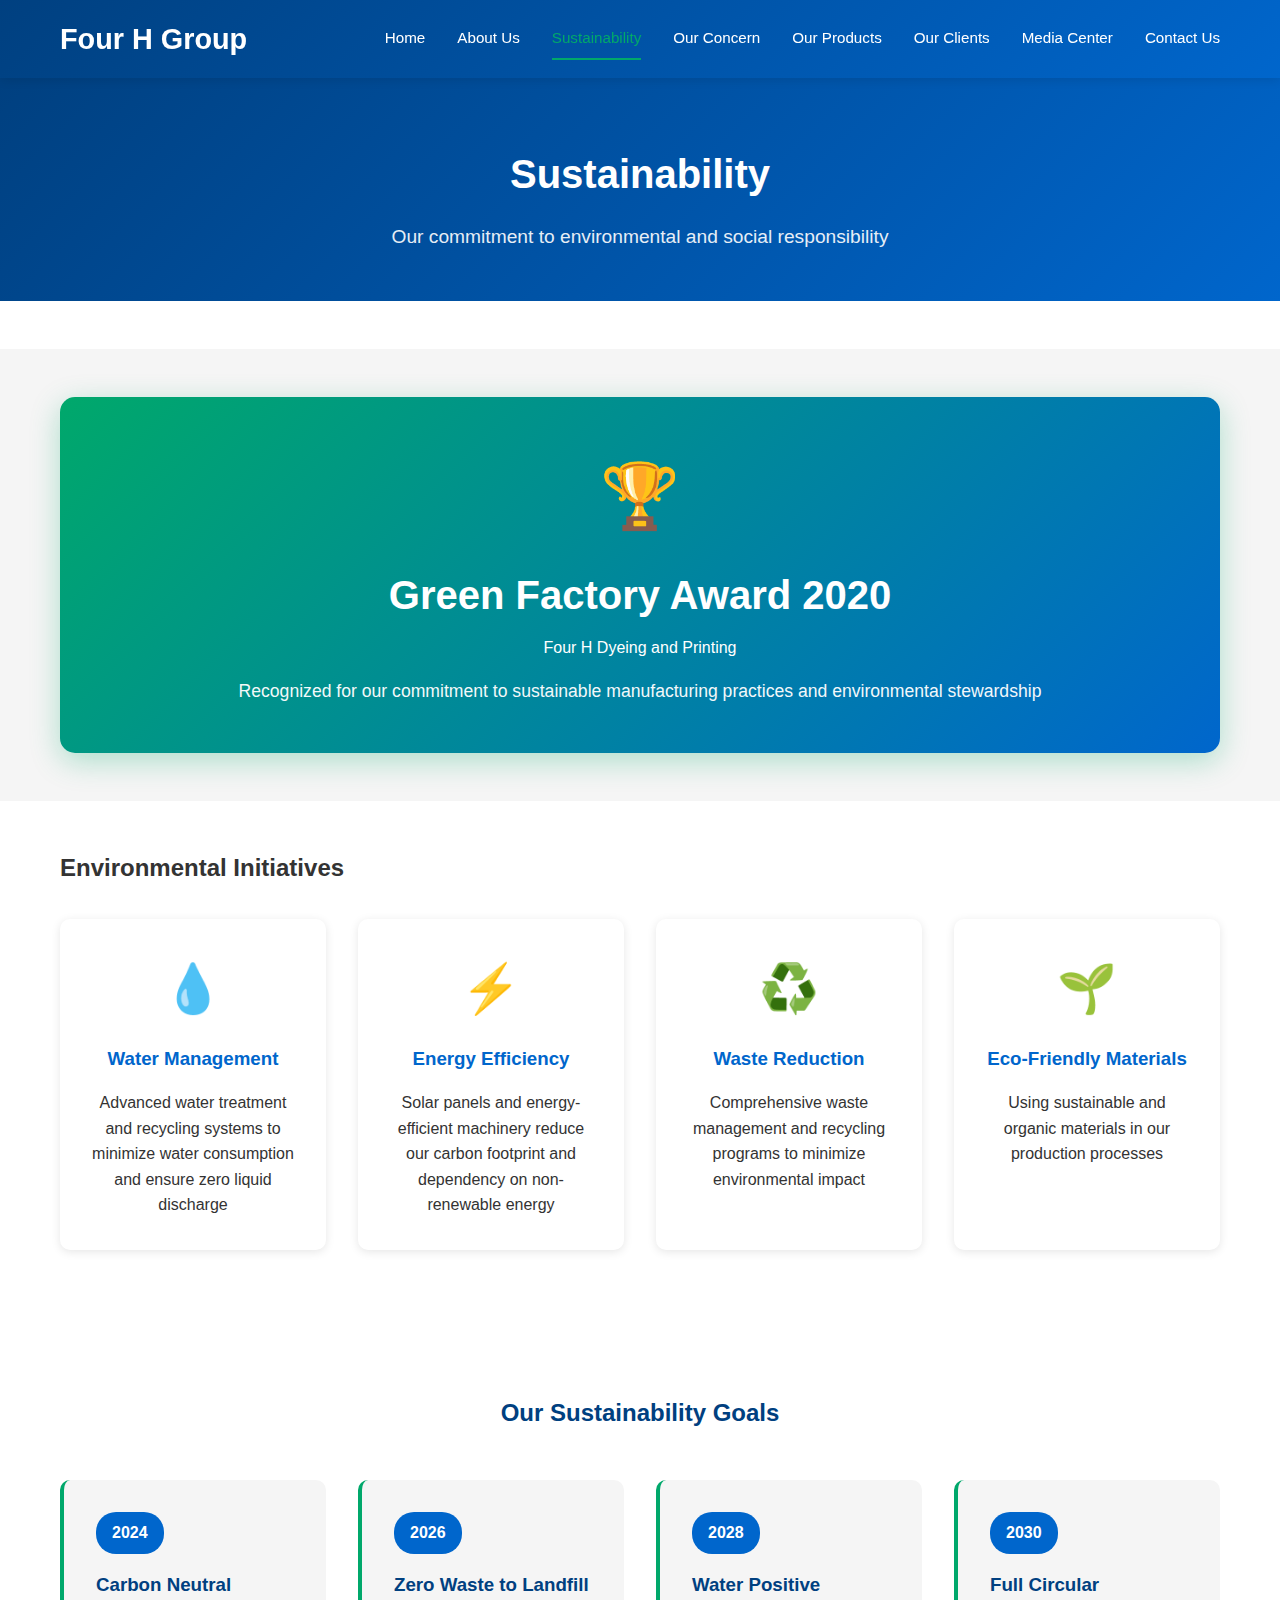
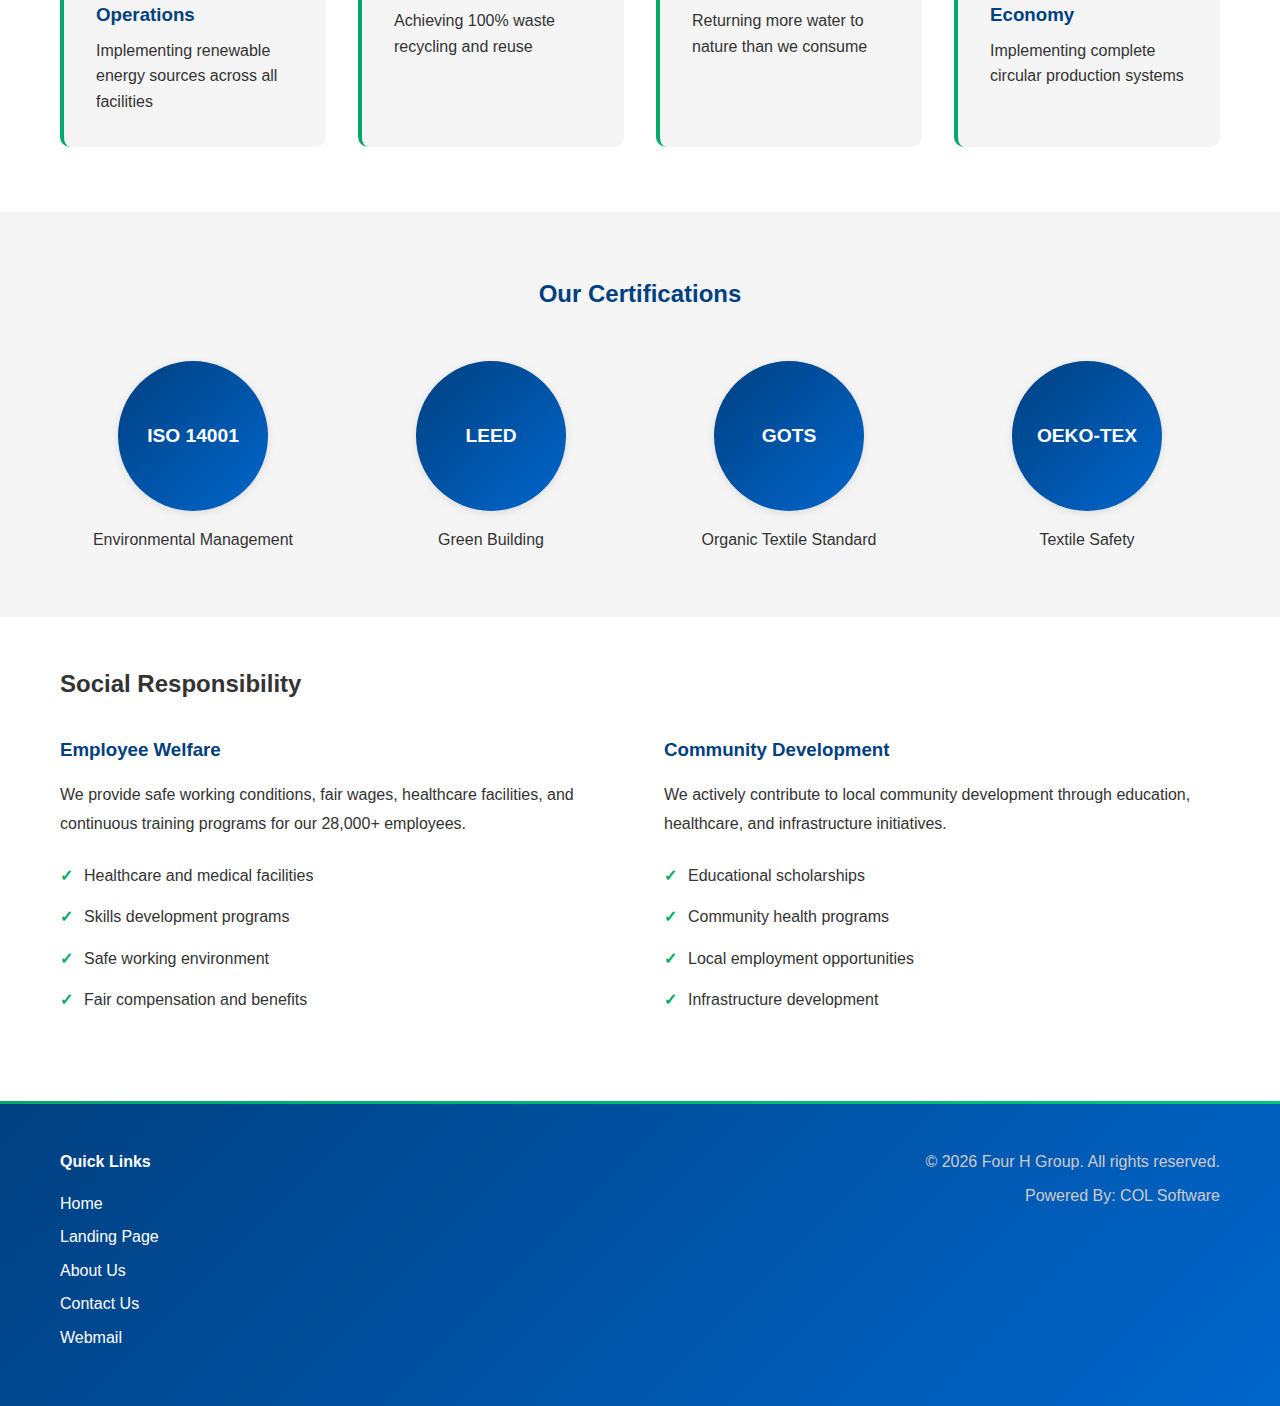
<file: sustainability.html>
<!DOCTYPE html>
<html lang="en">
<head>
    <meta charset="UTF-8">
    <meta name="viewport" content="width=device-width, initial-scale=1.0">
    <title>Sustainability - Four H Group</title>
    <link rel="stylesheet" href="styles.css">
</head>
<body>
    <!-- Header and Navigation -->
    <header class="header">
        <div class="container">
            <div class="logo">
                <a href="index.html"><h1>Four H Group</h1></a>
            </div>
            <nav class="nav">
                <ul>
                    <li><a href="index.html">Home</a></li>
                    <li><a href="about.html">About Us</a></li>
                    <li><a href="sustainability.html" class="active">Sustainability</a></li>
                    <li class="dropdown">
                        <a href="concern.html">Our Concern</a>
                        <ul class="dropdown-menu">
                            <li><a href="concern.html#four-h-apparels">Four H Apparels Ltd.</a></li>
                            <li><a href="concern.html#four-h-fashions">Four H Fashions Ltd.</a></li>
                            <li><a href="concern.html#nafisa-apparels">Nafisa Apparels Ltd.</a></li>
                            <li><a href="concern.html#divine-design">Divine Design Ltd.</a></li>
                            <li><a href="concern.html#badgetex">Badgetex Apparels Ltd.</a></li>
                            <li><a href="concern.html#four-h-lingerie">Four H Lingerie Ltd.</a></li>
                            <li><a href="concern.html#four-h-dyeing">Four H Dyeing & Printing Ltd.</a></li>
                            <li><a href="concern.html#belamy">Belamy Textile Ltd.</a></li>
                            <li><a href="concern.html#divine-intimates">Divine Intimates Ltd.</a></li>
                            <li><a href="concern.html#felix">Felix Fashions Ltd.</a></li>
                            <li><a href="concern.html#charm">Charm Fashions</a></li>
                            <li><a href="concern.html#ff-printing">F&F Fabric Printing</a></li>
                        </ul>
                    </li>
                    <li class="dropdown">
                        <a href="products.html">Our Products</a>
                        <ul class="dropdown-menu">
                            <li><a href="products.html#tshirts">T-Shirts</a></li>
                            <li><a href="products.html#polo">Polo Shirts</a></li>
                            <li><a href="products.html#sweatshirts">Sweatshirts & Hoodies</a></li>
                            <li><a href="products.html#pants">Pants & Shorts</a></li>
                            <li><a href="products.html#womens">Women's Wear</a></li>
                            <li><a href="products.html#kids">Kids' Wear</a></li>
                            <li><a href="products.html#activewear">Activewear</a></li>
                            <li><a href="products.html#sleepwear">Sleepwear</a></li>
                        </ul>
                    </li>
                    <li><a href="clients.html">Our Clients</a></li>
                    <li class="dropdown">
                        <a href="media.html">Media Center</a>
                        <ul class="dropdown-menu">
                            <li><a href="media.html#latest-news">Latest News</a></li>
                            <li><a href="sustainability.html">Sustainability Policy</a></li>
                            <li><a href="media.html">Press Releases</a></li>
                            <li><a href="media.html">Photo Gallery</a></li>
                        </ul>
                    </li>
                    <li><a href="contact.html">Contact Us</a></li>
                </ul>
            </nav>
            <div class="menu-toggle">
                <span></span>
                <span></span>
                <span></span>
            </div>
        </div>
    </header>

    <!-- Page Header -->
    <section class="page-header">
        <div class="container">
            <h1>Sustainability</h1>
            <p>Our commitment to environmental and social responsibility</p>
        </div>
    </section>

    <!-- Green Factory Award -->
    <section class="award-highlight">
        <div class="container">
            <div class="award-banner-large">
                <div class="award-icon-large">🏆</div>
                <h2>Green Factory Award 2020</h2>
                <p>Four H Dyeing and Printing</p>
                <p class="award-description">Recognized for our commitment to sustainable manufacturing practices and environmental stewardship</p>
            </div>
        </div>
    </section>

    <!-- Environmental Initiatives -->
    <section class="content-section">
        <div class="container">
            <h2>Environmental Initiatives</h2>
            <div class="initiatives-grid">
                <div class="initiative-card">
                    <div class="initiative-icon">💧</div>
                    <h3>Water Management</h3>
                    <p>Advanced water treatment and recycling systems to minimize water consumption and ensure zero liquid discharge</p>
                </div>
                <div class="initiative-card">
                    <div class="initiative-icon">⚡</div>
                    <h3>Energy Efficiency</h3>
                    <p>Solar panels and energy-efficient machinery reduce our carbon footprint and dependency on non-renewable energy</p>
                </div>
                <div class="initiative-card">
                    <div class="initiative-icon">♻️</div>
                    <h3>Waste Reduction</h3>
                    <p>Comprehensive waste management and recycling programs to minimize environmental impact</p>
                </div>
                <div class="initiative-card">
                    <div class="initiative-icon">🌱</div>
                    <h3>Eco-Friendly Materials</h3>
                    <p>Using sustainable and organic materials in our production processes</p>
                </div>
            </div>
        </div>
    </section>

    <!-- Sustainability Goals -->
    <section class="goals-section">
        <div class="container">
            <h2>Our Sustainability Goals</h2>
            <div class="goals-timeline">
                <div class="goal-item">
                    <div class="year">2024</div>
                    <h3>Carbon Neutral Operations</h3>
                    <p>Implementing renewable energy sources across all facilities</p>
                </div>
                <div class="goal-item">
                    <div class="year">2026</div>
                    <h3>Zero Waste to Landfill</h3>
                    <p>Achieving 100% waste recycling and reuse</p>
                </div>
                <div class="goal-item">
                    <div class="year">2028</div>
                    <h3>Water Positive</h3>
                    <p>Returning more water to nature than we consume</p>
                </div>
                <div class="goal-item">
                    <div class="year">2030</div>
                    <h3>Full Circular Economy</h3>
                    <p>Implementing complete circular production systems</p>
                </div>
            </div>
        </div>
    </section>

    <!-- Certifications -->
    <section class="certifications-section">
        <div class="container">
            <h2>Our Certifications</h2>
            <div class="cert-grid">
                <div class="cert-item">
                    <div class="cert-badge">ISO 14001</div>
                    <p>Environmental Management</p>
                </div>
                <div class="cert-item">
                    <div class="cert-badge">LEED</div>
                    <p>Green Building</p>
                </div>
                <div class="cert-item">
                    <div class="cert-badge">GOTS</div>
                    <p>Organic Textile Standard</p>
                </div>
                <div class="cert-item">
                    <div class="cert-badge">OEKO-TEX</div>
                    <p>Textile Safety</p>
                </div>
            </div>
        </div>
    </section>

    <!-- Social Responsibility -->
    <section class="content-section">
        <div class="container">
            <h2>Social Responsibility</h2>
            <div class="two-column">
                <div class="column">
                    <h3>Employee Welfare</h3>
                    <p>We provide safe working conditions, fair wages, healthcare facilities, and continuous training programs for our 28,000+ employees.</p>
                    <ul class="feature-list">
                        <li>Healthcare and medical facilities</li>
                        <li>Skills development programs</li>
                        <li>Safe working environment</li>
                        <li>Fair compensation and benefits</li>
                    </ul>
                </div>
                <div class="column">
                    <h3>Community Development</h3>
                    <p>We actively contribute to local community development through education, healthcare, and infrastructure initiatives.</p>
                    <ul class="feature-list">
                        <li>Educational scholarships</li>
                        <li>Community health programs</li>
                        <li>Local employment opportunities</li>
                        <li>Infrastructure development</li>
                    </ul>
                </div>
            </div>
        </div>
    </section>

    <!-- Footer -->
    <footer class="footer">
        <div class="container">
            <div class="footer-content">
                <div class="footer-links">
                    <h4>Quick Links</h4>
                    <ul>
                        <li><a href="index.html">Home</a></li>
                        <li><a href="index.html">Landing Page</a></li>
                        <li><a href="about.html">About Us</a></li>
                        <li><a href="contact.html">Contact Us</a></li>
                        <li><a href="http://mail.fourhgroup.com/">Webmail</a></li>
                    </ul>
                </div>
                <div class="footer-info">
                    <p>&copy; 2024 Four H Group. All rights reserved.</p>
                    <p>Powered By: <a href="http://www.colbd.com/" target="_blank" style="color: #ccc; text-decoration: none;">COL Software</a></p>
                </div>
            </div>
        </div>
    </footer>

    <script src="script.js"></script>
</body>
</html>
</file>
<file: styles.css>
/* Reset and Base Styles */
* {
    margin: 0;
    padding: 0;
    box-sizing: border-box;
}

:root {
    --primary-color: #004080;
    --secondary-color: #0066cc;
    --accent-color: #00a86b;
    --text-dark: #333;
    --text-light: #666;
    --bg-light: #f5f5f5;
    --white: #ffffff;
    --shadow: 0 2px 10px rgba(0, 0, 0, 0.1);
    --shadow-md: 0 4px 20px rgba(0, 0, 0, 0.15);
    --shadow-lg: 0 8px 40px rgba(0, 0, 0, 0.2);
    --gradient-primary: linear-gradient(135deg, #004080 0%, #0066cc 100%);
    --gradient-accent: linear-gradient(135deg, #00a86b 0%, #00c779 100%);
    --transition-smooth: 0.3s cubic-bezier(0.4, 0, 0.2, 1);
}

body {
    font-family: 'Segoe UI', Tahoma, Geneva, Verdana, sans-serif;
    line-height: 1.6;
    color: var(--text-dark);
    overflow-x: hidden;
}

.container {
    max-width: 1200px;
    margin: 0 auto;
    padding: 0 20px;
}

/* Header and Navigation */
.header {
    background: var(--gradient-primary);
    padding: 1rem 0;
    position: sticky;
    top: 0;
    z-index: 1000;
    box-shadow: var(--shadow);
    transition: all var(--transition-smooth);
}

.header.scrolled {
    padding: 0.5rem 0;
    box-shadow: var(--shadow-md);
}

.header .container {
    display: flex;
    justify-content: space-between;
    align-items: center;
}

.logo h1 {
    color: var(--white);
    font-size: 1.8rem;
    font-weight: bold;
}

.nav ul {
    display: flex;
    list-style: none;
    gap: 2rem;
}

.nav a {
    color: var(--white);
    text-decoration: none;
    font-size: 0.95rem;
    transition: color 0.3s;
    padding: 0.5rem 0;
    display: block;
}

.nav a:hover,
.nav a.active {
    color: var(--accent-color);
    border-bottom: 2px solid var(--accent-color);
}

/* Dropdown Menu Styles */
.nav .dropdown {
    position: relative;
}

.nav .dropdown-menu {
    display: none;
    position: absolute;
    top: 100%;
    left: 0;
    background-color: var(--primary-color);
    min-width: 220px;
    box-shadow: 0 8px 16px rgba(0, 0, 0, 0.2);
    z-index: 1000;
    list-style: none;
    padding: 0.5rem 0;
    margin-top: 0.5rem;
    border-radius: 5px;
}

.nav .dropdown-menu li {
    margin: 0;
}

.nav .dropdown-menu a {
    padding: 0.7rem 1.5rem;
    border-bottom: none;
    font-size: 0.9rem;
    transition: background-color 0.3s, padding-left 0.3s;
}

.nav .dropdown-menu a:hover {
    background-color: var(--secondary-color);
    padding-left: 2rem;
    color: var(--white);
}

.nav .dropdown:hover .dropdown-menu {
    display: block;
}

.menu-toggle {
    display: none;
    flex-direction: column;
    cursor: pointer;
    gap: 5px;
}

.menu-toggle span {
    width: 25px;
    height: 3px;
    background-color: var(--white);
    transition: 0.3s;
}

/* Hero Section */
.hero {
    background: linear-gradient(135deg, rgba(0, 64, 128, 0.95) 0%, rgba(0, 102, 204, 0.9) 100%),
                radial-gradient(circle at 20% 50%, rgba(0, 168, 107, 0.2) 0%, transparent 50%);
    min-height: 600px;
    display: flex;
    align-items: center;
    position: relative;
    overflow: hidden;
}

.hero::before {
    content: '';
    position: absolute;
    top: 0;
    left: 0;
    right: 0;
    bottom: 0;
    background-image: url('data:image/svg+xml,<svg xmlns="http://www.w3.org/2000/svg" viewBox="0 0 1440 320"><path fill="%23ffffff" fill-opacity="0.1" d="M0,96L48,112C96,128,192,160,288,160C384,160,480,128,576,122.7C672,117,768,139,864,149.3C960,160,1056,160,1152,138.7C1248,117,1344,75,1392,53.3L1440,32L1440,320L1392,320C1344,320,1248,320,1152,320C1056,320,960,320,864,320C768,320,672,320,576,320C480,320,384,320,288,320C192,320,96,320,48,320L0,320Z"></path></svg>');
    background-size: cover;
    background-position: bottom;
    animation: waveAnimation 15s ease-in-out infinite;
}

@keyframes waveAnimation {
    0%, 100% { transform: translateX(0); }
    50% { transform: translateX(-20px); }
}

.hero-overlay {
    position: relative;
    z-index: 1;
    width: 100%;
}

.hero-content {
    text-align: center;
    color: var(--white);
    padding: 5rem 0;
}

.hero h2 {
    font-size: 3.5rem;
    margin-bottom: 1rem;
    font-weight: 700;
    text-shadow: 2px 4px 12px rgba(0, 0, 0, 0.3);
    animation: fadeInUp 1s ease;
}

.tagline {
    font-size: 1.75rem;
    margin-bottom: 2.5rem;
    opacity: 0.95;
    text-shadow: 1px 2px 8px rgba(0, 0, 0, 0.2);
    animation: fadeInUp 1.2s ease;
}

.btn-primary {
    display: inline-block;
    background: var(--gradient-accent);
    color: var(--white);
    padding: 1.125rem 2.5rem;
    text-decoration: none;
    border-radius: 50px;
    font-weight: 600;
    font-size: 1.05rem;
    transition: all var(--transition-smooth);
    box-shadow: var(--shadow-md);
    animation: fadeInUp 1.4s ease;
    position: relative;
    overflow: hidden;
}

.btn-primary::before {
    content: '';
    position: absolute;
    top: 50%;
    left: 50%;
    width: 0;
    height: 0;
    background: rgba(255, 255, 255, 0.2);
    border-radius: 50%;
    transform: translate(-50%, -50%);
    transition: width 0.6s, height 0.6s;
}

.btn-primary:hover {
    transform: translateY(-5px);
    box-shadow: 0 12px 40px rgba(0, 168, 107, 0.4);
}

.btn-primary:hover::before {
    width: 400px;
    height: 400px;
}

/* Awards Banner */
.awards-banner {
    background-color: var(--bg-light);
    padding: 2rem 0;
    border-bottom: 3px solid var(--accent-color);
}

.awards-content {
    display: flex;
    justify-content: center;
    gap: 4rem;
    flex-wrap: wrap;
}

.award-item {
    display: flex;
    align-items: center;
    gap: 1rem;
}

.award-icon {
    width: 50px;
    height: 50px;
    background: linear-gradient(135deg, var(--accent-color), var(--secondary-color));
    border-radius: 50%;
    padding: 10px;
}

.award-item p {
    font-weight: bold;
    color: var(--text-dark);
}

/* Message Section */
.message-section {
    background-color: var(--white);
    padding: 4rem 0;
    border-left: 5px solid var(--secondary-color);
    margin: 3rem 0;
}

.message-content {
    background-color: var(--bg-light);
    padding: 2rem;
    border-radius: 10px;
    box-shadow: var(--shadow);
}

.message-header {
    border-bottom: 2px solid var(--secondary-color);
    padding-bottom: 1rem;
    margin-bottom: 1.5rem;
}

.message-header h3 {
    color: var(--primary-color);
    font-size: 1.8rem;
    margin-bottom: 0.5rem;
}

.position {
    color: var(--text-light);
    font-style: italic;
}

.name {
    color: var(--text-dark);
    font-weight: bold;
    font-size: 1.2rem;
}

.message-body p {
    margin-bottom: 1rem;
    text-align: justify;
}

.read-more {
    color: var(--secondary-color);
    text-decoration: none;
    font-weight: bold;
    transition: color 0.3s;
}

.read-more:hover {
    color: var(--accent-color);
}

/* About Section */
.about-section {
    padding: 4rem 0;
    background-color: var(--white);
}

.about-section h2 {
    text-align: center;
    color: var(--primary-color);
    font-size: 2.5rem;
    margin-bottom: 2rem;
}

.about-content p {
    margin-bottom: 1.5rem;
    text-align: justify;
    line-height: 1.8;
}

.stats {
    display: grid;
    grid-template-columns: repeat(auto-fit, minmax(250px, 1fr));
    gap: 2rem;
    margin: 3rem 0;
    padding: 2rem 0;
}

.stat-item {
    text-align: center;
    padding: 2.5rem 2rem;
    background: linear-gradient(135deg, var(--primary-color), var(--secondary-color));
    color: var(--white);
    border-radius: 15px;
    box-shadow: var(--shadow-md);
    transition: all var(--transition-smooth);
    position: relative;
    overflow: hidden;
}

.stat-item::before {
    content: '';
    position: absolute;
    top: 0;
    left: 0;
    width: 100%;
    height: 100%;
    background: linear-gradient(135deg, transparent, rgba(255, 255, 255, 0.1));
    opacity: 0;
    transition: opacity var(--transition-smooth);
}

.stat-item:hover {
    transform: translateY(-10px) scale(1.02);
    box-shadow: var(--shadow-lg);
}

.stat-item:hover::before {
    opacity: 1;
}

.stat-item h3 {
    font-size: 3rem;
    margin-bottom: 0.5rem;
    font-weight: 700;
    position: relative;
    z-index: 1;
}

/* Products Section */
.products-section {
    padding: 4rem 0;
    background-color: var(--bg-light);
}

.products-section h2 {
    text-align: center;
    color: var(--primary-color);
    font-size: 2.5rem;
    margin-bottom: 3rem;
}

.products-grid {
    display: grid;
    grid-template-columns: repeat(auto-fit, minmax(300px, 1fr));
    gap: 2rem;
}

.product-item {
    background-color: var(--white);
    border-radius: 10px;
    overflow: hidden;
    box-shadow: var(--shadow);
    transition: transform 0.3s;
}

.product-item:hover {
    transform: translateY(-10px);
    box-shadow: 0 5px 25px rgba(0, 0, 0, 0.15);
}

.product-image {
    width: 100%;
    height: 250px;
    background: linear-gradient(135deg, #e0e0e0, #f5f5f5);
    display: flex;
    align-items: center;
    justify-content: center;
    position: relative;
}

.product-image::after {
    content: 'Sample Product Image';
    color: var(--text-light);
    font-size: 1.2rem;
}

.product-item p {
    padding: 1rem;
    text-align: center;
    font-weight: bold;
    color: var(--text-dark);
}

/* Contact Section */
.contact-section {
    padding: 4rem 0;
    background-color: var(--white);
}

.contact-section h2 {
    text-align: center;
    color: var(--primary-color);
    font-size: 2.5rem;
    margin-bottom: 3rem;
}

.contact-content {
    display: grid;
    grid-template-columns: repeat(auto-fit, minmax(400px, 1fr));
    gap: 3rem;
}

.contact-info {
    display: flex;
    flex-direction: column;
    gap: 2rem;
}

.info-item {
    padding: 1.5rem;
    background-color: var(--bg-light);
    border-radius: 10px;
    border-left: 4px solid var(--secondary-color);
}

.info-item h4 {
    color: var(--primary-color);
    margin-bottom: 0.5rem;
}

.contact-form form {
    display: flex;
    flex-direction: column;
    gap: 1rem;
}

.contact-form input,
.contact-form textarea {
    padding: 1rem;
    border: 1px solid #ddd;
    border-radius: 5px;
    font-family: inherit;
    font-size: 1rem;
    transition: border-color 0.3s;
}

.contact-form input:focus,
.contact-form textarea:focus {
    outline: none;
    border-color: var(--secondary-color);
}

.contact-form button {
    border: none;
    cursor: pointer;
    font-size: 1rem;
}

/* Footer */
.footer {
    background: var(--gradient-primary);
    color: var(--white);
    padding: 3rem 0 1rem;
    position: relative;
    overflow: hidden;
}

.footer::before {
    content: '';
    position: absolute;
    top: 0;
    left: 0;
    right: 0;
    height: 3px;
    background: var(--gradient-accent);
}

.footer-content {
    display: flex;
    justify-content: space-between;
    align-items: flex-start;
    flex-wrap: wrap;
    gap: 2rem;
    margin-bottom: 2rem;
}

.footer-links h4 {
    margin-bottom: 1rem;
}

.footer-links ul {
    list-style: none;
}

.footer-links a {
    color: var(--white);
    text-decoration: none;
    transition: color 0.3s;
    display: block;
    margin-bottom: 0.5rem;
}

.footer-links a:hover {
    color: var(--accent-color);
}

.footer-info {
    text-align: right;
}

.footer-info p {
    margin-bottom: 0.5rem;
    color: #ccc;
}

/* Animations */
@keyframes fadeInUp {
    from {
        opacity: 0;
        transform: translateY(30px);
    }
    to {
        opacity: 1;
        transform: translateY(0);
    }
}

/* Responsive Design */
@media (max-width: 768px) {
    .nav {
        display: none;
    }

    .menu-toggle {
        display: flex;
    }

    .nav.active {
        display: block;
        position: absolute;
        top: 100%;
        left: 0;
        right: 0;
        background-color: var(--primary-color);
        padding: 1rem;
        z-index: 999;
    }

    .nav.active ul {
        flex-direction: column;
        gap: 0;
    }

    .nav.active li {
        margin-bottom: 1rem;
    }

    /* Mobile Dropdown Styles */
    .nav .dropdown-menu {
        position: static;
        display: none;
        background-color: rgba(0, 0, 0, 0.2);
        box-shadow: none;
        margin-top: 0.5rem;
        padding: 0.5rem 0;
    }

    .nav .dropdown.active .dropdown-menu {
        display: block;
    }

    .nav .dropdown-menu li {
        margin-bottom: 0.5rem;
    }

    .nav .dropdown-menu a {
        padding: 0.5rem 1rem;
        font-size: 0.9rem;
    }

    .nav .dropdown > a::after {
        content: ' ▼';
        font-size: 0.7em;
        margin-left: 0.3rem;
    }

    .nav .dropdown.active > a::after {
        content: ' ▲';
    }

    .hero h2 {
        font-size: 2rem;
    }

    .tagline {
        font-size: 1.2rem;
    }

    .stats {
        grid-template-columns: 1fr;
    }

    .contact-content {
        grid-template-columns: 1fr;
    }

    .footer-content {
        flex-direction: column;
    }

    .footer-info {
        text-align: left;
    }
}

@media (max-width: 480px) {
    .hero h2 {
        font-size: 1.5rem;
    }

    .tagline {
        font-size: 1rem;
    }

    .products-grid {
        grid-template-columns: 1fr;
    }
}

/* ============================================
   Additional Styles for New Pages
   ============================================ */

/* Logo Link Styling */
.logo a {
    text-decoration: none;
    color: inherit;
}

/* Page Header */
.page-header {
    background: linear-gradient(135deg, var(--primary-color) 0%, var(--secondary-color) 100%);
    padding: 4rem 0 3rem;
    text-align: center;
    color: var(--white);
    margin-bottom: 3rem;
}

.page-header h1 {
    font-size: 2.5rem;
    margin-bottom: 1rem;
}

.page-header p {
    font-size: 1.2rem;
    opacity: 0.9;
}

/* Content Section */
.content-section {
    padding: 3rem 0;
}

.intro-text {
    max-width: 900px;
    margin: 0 auto 3rem;
    text-align: center;
}

.intro-text h2 {
    color: var(--primary-color);
    font-size: 2rem;
    margin-bottom: 1.5rem;
}

.content-grid {
    display: grid;
    grid-template-columns: repeat(auto-fit, minmax(400px, 1fr));
    gap: 3rem;
    align-items: center;
    margin: 2rem 0;
}

.content-text h2 {
    color: var(--primary-color);
    margin-bottom: 1rem;
}

.content-text p {
    margin-bottom: 1rem;
    line-height: 1.8;
    text-align: justify;
}

.content-image,
.placeholder-image {
    background: linear-gradient(135deg, #e0e0e0, #f0f0f0);
    border-radius: 10px;
    min-height: 300px;
    display: flex;
    align-items: center;
    justify-content: center;
    color: var(--text-light);
    font-size: 1.2rem;
}

/* Two Column Layout */
.two-column {
    display: grid;
    grid-template-columns: repeat(auto-fit, minmax(300px, 1fr));
    gap: 3rem;
    margin: 2rem 0;
}

.column h2,
.column h3 {
    color: var(--primary-color);
    margin-bottom: 1rem;
}

.column p {
    line-height: 1.8;
    margin-bottom: 1rem;
}

/* Stats Section */
.stats-section {
    padding: 4rem 0;
    background-color: var(--bg-light);
}

.stats-section h2 {
    text-align: center;
    color: var(--primary-color);
    font-size: 2rem;
    margin-bottom: 3rem;
}

/* Values Section */
.values-section {
    padding: 4rem 0;
    background-color: var(--bg-light);
}

.values-section h2 {
    text-align: center;
    color: var(--primary-color);
    font-size: 2rem;
    margin-bottom: 3rem;
}

.values-grid {
    display: grid;
    grid-template-columns: repeat(auto-fit, minmax(280px, 1fr));
    gap: 2rem;
}

.value-item {
    background-color: var(--white);
    padding: 2rem;
    border-radius: 10px;
    text-align: center;
    box-shadow: var(--shadow);
    transition: transform 0.3s, box-shadow 0.3s;
}

.value-item:hover {
    transform: translateY(-5px);
    box-shadow: 0 5px 20px rgba(0, 0, 0, 0.15);
}

.value-item h3 {
    color: var(--secondary-color);
    margin-bottom: 1rem;
}

/* Sustainability Page Styles */
.award-highlight {
    padding: 3rem 0;
    background-color: var(--bg-light);
}

.award-banner-large {
    background: linear-gradient(135deg, var(--accent-color), var(--secondary-color));
    color: var(--white);
    padding: 3rem;
    border-radius: 15px;
    text-align: center;
    box-shadow: 0 8px 30px rgba(0, 168, 107, 0.3);
}

.award-icon-large {
    font-size: 4rem;
    margin-bottom: 1rem;
}

.award-banner-large h2 {
    font-size: 2.5rem;
    margin-bottom: 0.5rem;
}

.award-description {
    font-size: 1.1rem;
    opacity: 0.95;
    margin-top: 1rem;
}

.initiatives-grid {
    display: grid;
    grid-template-columns: repeat(auto-fit, minmax(250px, 1fr));
    gap: 2rem;
    margin: 2rem 0;
}

.initiative-card {
    background-color: var(--white);
    padding: 2rem;
    border-radius: 10px;
    box-shadow: var(--shadow);
    text-align: center;
    transition: transform 0.3s;
}

.initiative-card:hover {
    transform: translateY(-5px);
}

.initiative-icon {
    font-size: 3rem;
    margin-bottom: 1rem;
}

.initiative-card h3 {
    color: var(--secondary-color);
    margin-bottom: 1rem;
}

/* Goals Section */
.goals-section {
    padding: 4rem 0;
    background-color: var(--white);
}

.goals-section h2 {
    text-align: center;
    color: var(--primary-color);
    margin-bottom: 3rem;
}

.goals-timeline {
    display: grid;
    grid-template-columns: repeat(auto-fit, minmax(250px, 1fr));
    gap: 2rem;
}

.goal-item {
    background-color: var(--bg-light);
    padding: 2rem;
    border-radius: 10px;
    border-left: 4px solid var(--accent-color);
    transition: transform 0.3s;
}

.goal-item:hover {
    transform: scale(1.05);
}

.year {
    display: inline-block;
    background-color: var(--secondary-color);
    color: var(--white);
    padding: 0.5rem 1rem;
    border-radius: 20px;
    font-weight: bold;
    margin-bottom: 1rem;
}

.goal-item h3 {
    color: var(--primary-color);
    margin-bottom: 0.5rem;
}

/* Certifications */
.certifications-section {
    padding: 4rem 0;
    background-color: var(--bg-light);
}

.certifications-section h2 {
    text-align: center;
    color: var(--primary-color);
    margin-bottom: 3rem;
}

.cert-grid {
    display: grid;
    grid-template-columns: repeat(auto-fit, minmax(200px, 1fr));
    gap: 2rem;
}

.cert-item {
    text-align: center;
}

.cert-badge {
    background: linear-gradient(135deg, var(--primary-color), var(--secondary-color));
    color: var(--white);
    width: 150px;
    height: 150px;
    border-radius: 50%;
    display: flex;
    align-items: center;
    justify-content: center;
    margin: 0 auto 1rem;
    font-weight: bold;
    font-size: 1.2rem;
    box-shadow: var(--shadow);
}

/* Feature List */
.feature-list {
    list-style: none;
    padding: 0;
    margin-top: 1rem;
}

.feature-list li {
    padding: 0.5rem 0;
    padding-left: 1.5rem;
    position: relative;
}

.feature-list li::before {
    content: "✓";
    position: absolute;
    left: 0;
    color: var(--accent-color);
    font-weight: bold;
}

/* Facilities Section */
.facilities-section {
    padding: 4rem 0;
    background-color: var(--white);
}

.facilities-section h2 {
    text-align: center;
    color: var(--primary-color);
    margin-bottom: 3rem;
}

.facilities-grid {
    display: grid;
    grid-template-columns: repeat(auto-fit, minmax(350px, 1fr));
    gap: 2rem;
}

.facility-card {
    background-color: var(--bg-light);
    border-radius: 10px;
    padding: 2rem;
    box-shadow: var(--shadow);
    transition: transform 0.3s;
}

.facility-card:hover {
    transform: translateY(-5px);
}

.facility-header {
    display: flex;
    justify-content: space-between;
    align-items: center;
    margin-bottom: 1.5rem;
    padding-bottom: 1rem;
    border-bottom: 2px solid var(--secondary-color);
}

.facility-header h3 {
    color: var(--primary-color);
}

.facility-badge {
    background-color: var(--accent-color);
    color: var(--white);
    padding: 0.3rem 0.8rem;
    border-radius: 15px;
    font-size: 0.85rem;
}

.facility-details p {
    margin-bottom: 0.5rem;
}

.facility-features {
    display: flex;
    flex-wrap: wrap;
    gap: 0.5rem;
    margin-top: 1rem;
}

.feature-tag {
    background-color: var(--white);
    color: var(--secondary-color);
    padding: 0.3rem 0.8rem;
    border-radius: 12px;
    font-size: 0.85rem;
    border: 1px solid var(--secondary-color);
}

/* Infrastructure Section */
.infrastructure-section {
    padding: 4rem 0;
    background-color: var(--bg-light);
}

.infrastructure-section h2 {
    text-align: center;
    color: var(--primary-color);
    margin-bottom: 3rem;
}

.infra-grid {
    display: grid;
    grid-template-columns: repeat(auto-fit, minmax(300px, 1fr));
    gap: 2rem;
}

.infra-item {
    background-color: var(--white);
    padding: 2rem;
    border-radius: 10px;
    box-shadow: var(--shadow);
    text-align: center;
}

.infra-item h3 {
    color: var(--secondary-color);
    margin-bottom: 1rem;
    font-size: 1.5rem;
}

/* Compliance Section */
.compliance-section {
    padding: 4rem 0;
    background-color: var(--white);
}

.compliance-section h2 {
    text-align: center;
    color: var(--primary-color);
    margin-bottom: 1rem;
}

.section-intro {
    text-align: center;
    max-width: 800px;
    margin: 0 auto 3rem;
    color: var(--text-light);
}

.compliance-grid {
    display: grid;
    grid-template-columns: repeat(auto-fit, minmax(250px, 1fr));
    gap: 2rem;
}

.compliance-item {
    background-color: var(--bg-light);
    padding: 2rem;
    border-radius: 10px;
    text-align: center;
    border-top: 4px solid var(--accent-color);
}

.compliance-item h4 {
    color: var(--primary-color);
    margin-bottom: 1rem;
}

/* Product Categories */
.product-categories {
    padding: 4rem 0;
    background-color: var(--white);
}

.product-categories h2 {
    text-align: center;
    color: var(--primary-color);
    margin-bottom: 3rem;
}

.category-grid {
    display: grid;
    grid-template-columns: repeat(auto-fit, minmax(300px, 1fr));
    gap: 2rem;
}

.category-card {
    background-color: var(--bg-light);
    padding: 2rem;
    border-radius: 10px;
    box-shadow: var(--shadow);
    transition: transform 0.3s;
}

.category-card:hover {
    transform: translateY(-5px);
    box-shadow: 0 5px 20px rgba(0, 0, 0, 0.15);
}

.category-icon {
    font-size: 3rem;
    margin-bottom: 1rem;
}

.category-card h3 {
    color: var(--secondary-color);
    margin-bottom: 1rem;
}

.product-features {
    list-style: none;
    padding: 0;
    margin-top: 1rem;
}

.product-features li {
    padding: 0.3rem 0;
    padding-left: 1.2rem;
    position: relative;
    font-size: 0.95rem;
}

.product-features li::before {
    content: "•";
    position: absolute;
    left: 0;
    color: var(--secondary-color);
}

.product-info {
    padding: 1rem;
}

.product-info h4 {
    color: var(--primary-color);
    margin-bottom: 0.5rem;
}

/* Fabric Section */
.fabric-section {
    padding: 4rem 0;
    background-color: var(--white);
}

.fabric-section h2 {
    text-align: center;
    color: var(--primary-color);
    margin-bottom: 3rem;
}

.fabric-grid {
    display: grid;
    grid-template-columns: repeat(auto-fit, minmax(300px, 1fr));
    gap: 2rem;
}

.fabric-item {
    background-color: var(--bg-light);
    padding: 2rem;
    border-radius: 10px;
    text-align: center;
}

.fabric-item h3 {
    color: var(--secondary-color);
    margin-bottom: 1rem;
}

/* Customization Section */
.customization-section {
    padding: 4rem 0;
    background-color: var(--bg-light);
}

.customization-section h2 {
    text-align: center;
    color: var(--primary-color);
    margin-bottom: 3rem;
}

.custom-options {
    display: grid;
    grid-template-columns: repeat(auto-fit, minmax(250px, 1fr));
    gap: 2rem;
}

.option-card {
    background-color: var(--white);
    padding: 2rem;
    border-radius: 10px;
    box-shadow: var(--shadow);
}

.option-card h3 {
    color: var(--primary-color);
    margin-bottom: 1rem;
}

.option-card ul {
    list-style: none;
    padding: 0;
}

.option-card li {
    padding: 0.3rem 0;
    padding-left: 1.2rem;
    position: relative;
}

.option-card li::before {
    content: "✓";
    position: absolute;
    left: 0;
    color: var(--accent-color);
}

/* CTA Section */
.cta-section {
    padding: 4rem 0;
    background: linear-gradient(135deg, var(--primary-color), var(--secondary-color));
    text-align: center;
    color: var(--white);
}

.cta-section h2 {
    font-size: 2.5rem;
    margin-bottom: 1rem;
}

.cta-section p {
    font-size: 1.2rem;
    margin-bottom: 2rem;
}

/* Clients Page */
.geographic-section {
    padding: 4rem 0;
    background-color: var(--white);
}

.geographic-section h2 {
    text-align: center;
    color: var(--primary-color);
    margin-bottom: 3rem;
}

.regions-grid {
    display: grid;
    grid-template-columns: repeat(auto-fit, minmax(250px, 1fr));
    gap: 2rem;
}

.region-card {
    background-color: var(--bg-light);
    padding: 2rem;
    border-radius: 10px;
    text-align: center;
    box-shadow: var(--shadow);
}

.region-card h3 {
    color: var(--primary-color);
    margin-bottom: 1rem;
    font-size: 1.5rem;
}

.stats-mini {
    display: flex;
    flex-direction: column;
    gap: 0.5rem;
    margin-top: 1rem;
}

.stats-mini span {
    background-color: var(--white);
    padding: 0.5rem;
    border-radius: 5px;
    font-size: 0.9rem;
}

/* Client Logos */
.clients-logo-section {
    padding: 4rem 0;
    background-color: var(--bg-light);
}

.clients-logo-section h2 {
    text-align: center;
    color: var(--primary-color);
    margin-bottom: 1rem;
}

.section-subtitle {
    text-align: center;
    color: var(--text-light);
    margin-bottom: 3rem;
}

.client-logos-grid {
    display: grid;
    grid-template-columns: repeat(auto-fit, minmax(200px, 1fr));
    gap: 2rem;
}

.client-logo-item {
    background-color: var(--white);
    padding: 2rem;
    border-radius: 10px;
    box-shadow: var(--shadow);
    display: flex;
    flex-direction: column;
    align-items: center;
    justify-content: center;
    gap: 1rem;
}

.logo-placeholder {
    color: var(--primary-color);
    font-size: 1.1rem;
    font-weight: bold;
    text-align: center;
}

.client-logo-item p {
    color: var(--text-light);
    font-size: 0.85rem;
    margin: 0;
    text-align: center;
}

/* Client Types */
.client-types-section {
    padding: 4rem 0;
    background-color: var(--white);
}

.client-types-section h2 {
    text-align: center;
    color: var(--primary-color);
    margin-bottom: 3rem;
}

.client-types-grid {
    display: grid;
    grid-template-columns: repeat(auto-fit, minmax(280px, 1fr));
    gap: 2rem;
}

.type-card {
    background-color: var(--bg-light);
    padding: 2rem;
    border-radius: 10px;
    text-align: center;
    box-shadow: var(--shadow);
}

.type-icon {
    font-size: 3rem;
    margin-bottom: 1rem;
}

.type-card h3 {
    color: var(--secondary-color);
    margin-bottom: 1rem;
}

/* Why Choose Section */
.why-choose-section {
    padding: 4rem 0;
    background-color: var(--bg-light);
}

.why-choose-section h2 {
    text-align: center;
    color: var(--primary-color);
    margin-bottom: 3rem;
}

.reasons-grid {
    display: grid;
    grid-template-columns: repeat(auto-fit, minmax(300px, 1fr));
    gap: 2rem;
}

.reason-item {
    background-color: var(--white);
    padding: 2rem;
    border-radius: 10px;
    box-shadow: var(--shadow);
}

.reason-number {
    background: linear-gradient(135deg, var(--primary-color), var(--secondary-color));
    color: var(--white);
    width: 50px;
    height: 50px;
    border-radius: 50%;
    display: flex;
    align-items: center;
    justify-content: center;
    font-weight: bold;
    font-size: 1.2rem;
    margin-bottom: 1rem;
}

.reason-item h3 {
    color: var(--secondary-color);
    margin-bottom: 1rem;
}

/* Testimonials */
.testimonials-section {
    padding: 4rem 0;
    background-color: var(--white);
}

.testimonials-section h2 {
    text-align: center;
    color: var(--primary-color);
    margin-bottom: 3rem;
}

.testimonials-grid {
    display: grid;
    grid-template-columns: repeat(auto-fit, minmax(300px, 1fr));
    gap: 2rem;
}

.testimonial-card {
    background-color: var(--bg-light);
    padding: 2rem;
    border-radius: 10px;
    box-shadow: var(--shadow);
    position: relative;
}

.testimonial-text {
    font-style: italic;
    margin-bottom: 1.5rem;
    line-height: 1.8;
}

.testimonial-author {
    color: var(--secondary-color);
    font-weight: bold;
}

/* Media Center */
.news-section {
    padding: 4rem 0;
    background-color: var(--white);
}

.news-section h2 {
    text-align: center;
    color: var(--primary-color);
    margin-bottom: 3rem;
}

.news-grid {
    display: grid;
    grid-template-columns: repeat(auto-fit, minmax(350px, 1fr));
    gap: 2rem;
}

.news-card {
    background-color: var(--bg-light);
    border-radius: 10px;
    overflow: hidden;
    box-shadow: var(--shadow);
    transition: transform 0.3s;
}

.news-card:hover {
    transform: translateY(-5px);
}

.news-card.featured {
    grid-column: span 2;
}

.news-image {
    background: linear-gradient(135deg, #e0e0e0, #f0f0f0);
    height: 200px;
    display: flex;
    align-items: center;
    justify-content: center;
    color: var(--text-light);
}

.news-content {
    padding: 1.5rem;
}

.news-date {
    color: var(--text-light);
    font-size: 0.9rem;
}

.news-content h3 {
    color: var(--primary-color);
    margin: 0.5rem 0 1rem;
}

/* Events */
.events-section {
    padding: 4rem 0;
    background-color: var(--bg-light);
}

.events-section h2 {
    text-align: center;
    color: var(--primary-color);
    margin-bottom: 3rem;
}

.events-timeline {
    display: flex;
    flex-direction: column;
    gap: 2rem;
}

.event-item {
    background-color: var(--white);
    display: flex;
    gap: 2rem;
    padding: 2rem;
    border-radius: 10px;
    box-shadow: var(--shadow);
}

.event-date {
    background: linear-gradient(135deg, var(--secondary-color), var(--primary-color));
    color: var(--white);
    min-width: 120px;
    padding: 1.5rem;
    border-radius: 10px;
    text-align: center;
    display: flex;
    flex-direction: column;
    justify-content: center;
}

.event-date .month {
    font-size: 1rem;
    font-weight: bold;
}

.event-date .day {
    font-size: 2rem;
    font-weight: bold;
    margin: 0.5rem 0;
}

.event-date .year {
    font-size: 0.9rem;
    background: transparent;
    padding: 0;
}

.event-details h3 {
    color: var(--primary-color);
    margin-bottom: 1rem;
}

/* Gallery */
.gallery-section {
    padding: 4rem 0;
    background-color: var(--white);
}

.gallery-section h2 {
    text-align: center;
    color: var(--primary-color);
    margin-bottom: 3rem;
}

.gallery-grid {
    display: grid;
    grid-template-columns: repeat(auto-fit, minmax(300px, 1fr));
    gap: 2rem;
}

.gallery-item {
    background-color: var(--bg-light);
    border-radius: 10px;
    overflow: hidden;
    box-shadow: var(--shadow);
    transition: transform 0.3s;
}

.gallery-item:hover {
    transform: scale(1.05);
}

.gallery-image {
    background: linear-gradient(135deg, #e0e0e0, #f0f0f0);
    height: 250px;
    display: flex;
    align-items: center;
    justify-content: center;
    color: var(--text-light);
}

.gallery-item p {
    padding: 1rem;
    text-align: center;
    font-weight: 500;
}

/* Press Releases */
.press-section {
    padding: 4rem 0;
    background-color: var(--bg-light);
}

.press-section h2 {
    text-align: center;
    color: var(--primary-color);
    margin-bottom: 3rem;
}

.press-list {
    display: flex;
    flex-direction: column;
    gap: 1.5rem;
    max-width: 900px;
    margin: 0 auto;
}

.press-item {
    background-color: var(--white);
    padding: 1.5rem;
    border-radius: 10px;
    box-shadow: var(--shadow);
    border-left: 4px solid var(--secondary-color);
}

.press-date {
    color: var(--text-light);
    font-size: 0.9rem;
}

.press-item h4 {
    color: var(--primary-color);
    margin: 0.5rem 0;
}

.press-link {
    color: var(--secondary-color);
    text-decoration: none;
    font-weight: bold;
    transition: color 0.3s;
}

.press-link:hover {
    color: var(--accent-color);
}

/* Awards Showcase */
.awards-showcase {
    padding: 4rem 0;
    background-color: var(--white);
}

.awards-showcase h2 {
    text-align: center;
    color: var(--primary-color);
    margin-bottom: 3rem;
}

.awards-timeline {
    display: grid;
    grid-template-columns: repeat(auto-fit, minmax(250px, 1fr));
    gap: 2rem;
}

.timeline-item {
    background-color: var(--bg-light);
    padding: 2rem;
    border-radius: 10px;
    border-top: 4px solid var(--accent-color);
    text-align: center;
}

.timeline-year {
    display: inline-block;
    background: linear-gradient(135deg, var(--primary-color), var(--secondary-color));
    color: var(--white);
    padding: 0.5rem 1.5rem;
    border-radius: 20px;
    font-weight: bold;
    margin-bottom: 1rem;
}

.timeline-item h3 {
    color: var(--secondary-color);
    margin-bottom: 0.5rem;
}

/* Media Contact */
.media-contact-section {
    padding: 4rem 0;
    background-color: var(--bg-light);
}

.media-contact-box {
    max-width: 800px;
    margin: 0 auto;
    background-color: var(--white);
    padding: 3rem;
    border-radius: 10px;
    box-shadow: var(--shadow);
    text-align: center;
}

.media-contact-box h2 {
    color: var(--primary-color);
    margin-bottom: 1rem;
}

.contact-details {
    margin-top: 2rem;
    text-align: left;
}

.contact-details p {
    margin-bottom: 1rem;
}

/* Contact Page */
.contact-info-section {
    padding: 4rem 0;
    background-color: var(--white);
}

.contact-intro {
    text-align: center;
    max-width: 800px;
    margin: 0 auto 3rem;
}

.contact-intro h2 {
    color: var(--primary-color);
    margin-bottom: 1rem;
}

.contact-methods {
    display: grid;
    grid-template-columns: repeat(auto-fit, minmax(250px, 1fr));
    gap: 2rem;
    margin-top: 3rem;
}

.contact-card {
    background-color: var(--bg-light);
    padding: 2rem;
    border-radius: 10px;
    text-align: center;
    box-shadow: var(--shadow);
}

.contact-icon {
    font-size: 3rem;
    margin-bottom: 1rem;
}

.contact-card h3 {
    color: var(--primary-color);
    margin-bottom: 1rem;
}

.contact-card p {
    margin-bottom: 0.5rem;
}

.contact-card a {
    color: var(--secondary-color);
    text-decoration: none;
}

.contact-card a:hover {
    text-decoration: underline;
}

/* Contact Form Section */
.contact-form-section {
    padding: 4rem 0;
    background-color: var(--bg-light);
}

.form-wrapper {
    max-width: 900px;
    margin: 0 auto;
    background-color: var(--white);
    padding: 3rem;
    border-radius: 10px;
    box-shadow: var(--shadow);
}

.form-header {
    text-align: center;
    margin-bottom: 2rem;
}

.form-header h2 {
    color: var(--primary-color);
    margin-bottom: 0.5rem;
}

.contact-form-grid {
    display: grid;
    grid-template-columns: repeat(2, 1fr);
    gap: 1.5rem;
}

.form-group {
    display: flex;
    flex-direction: column;
}

.form-group.full-width {
    grid-column: span 2;
}

.form-group label {
    margin-bottom: 0.5rem;
    color: var(--text-dark);
    font-weight: 500;
}

.form-group input,
.form-group select,
.form-group textarea {
    padding: 0.8rem;
    border: 1px solid #ddd;
    border-radius: 5px;
    font-family: inherit;
    font-size: 1rem;
    transition: border-color 0.3s;
}

.form-group input:focus,
.form-group select:focus,
.form-group textarea:focus {
    outline: none;
    border-color: var(--secondary-color);
}

.btn-large {
    width: 100%;
    padding: 1rem 2rem;
    font-size: 1.1rem;
}

/* Departments Section */
.departments-section {
    padding: 4rem 0;
    background-color: var(--white);
}

.departments-section h2 {
    text-align: center;
    color: var(--primary-color);
    margin-bottom: 3rem;
}

.departments-grid {
    display: grid;
    grid-template-columns: repeat(auto-fit, minmax(300px, 1fr));
    gap: 2rem;
}

.dept-card {
    background-color: var(--bg-light);
    padding: 2rem;
    border-radius: 10px;
    box-shadow: var(--shadow);
}

.dept-card h3 {
    color: var(--secondary-color);
    margin-bottom: 1rem;
}

.dept-card p {
    margin-bottom: 0.5rem;
}

/* Office Hours */
.hours-section {
    padding: 4rem 0;
    background-color: var(--bg-light);
}

.hours-section h2 {
    text-align: center;
    color: var(--primary-color);
    margin-bottom: 3rem;
}

.hours-content {
    max-width: 600px;
    margin: 0 auto;
}

.hours-table {
    background-color: var(--white);
    padding: 2rem;
    border-radius: 10px;
    box-shadow: var(--shadow);
}

.hours-row {
    display: flex;
    justify-content: space-between;
    padding: 1rem 0;
    border-bottom: 1px solid #ddd;
}

.hours-row:last-of-type {
    border-bottom: none;
}

.day {
    font-weight: 500;
    color: var(--text-dark);
}

.time {
    color: var(--secondary-color);
    font-weight: bold;
}

.hours-note {
    margin-top: 2rem;
    padding-top: 1rem;
    border-top: 2px solid var(--bg-light);
}

.hours-note p {
    font-size: 0.9rem;
    color: var(--text-light);
    margin-bottom: 0.5rem;
}

/* Map Section */
.map-section {
    padding: 4rem 0;
    background-color: var(--white);
}

.map-section h2 {
    text-align: center;
    color: var(--primary-color);
    margin-bottom: 3rem;
}

.map-placeholder {
    background: linear-gradient(135deg, #e0e0e0, #f0f0f0);
    height: 400px;
    border-radius: 10px;
    display: flex;
    flex-direction: column;
    align-items: center;
    justify-content: center;
    color: var(--text-light);
    font-size: 1.2rem;
}

/* Responsive Adjustments for New Pages */
@media (max-width: 768px) {
    .page-header h1 {
        font-size: 2rem;
    }

    .content-grid,
    .two-column,
    .contact-form-grid {
        grid-template-columns: 1fr;
    }

    .news-card.featured {
        grid-column: span 1;
    }

    .event-item {
        flex-direction: column;
    }

    .event-date {
        min-width: auto;
    }

    .form-group.full-width {
        grid-column: span 1;
    }
}

/* Achievements Section */
.achievements-section {
    padding: 4rem 0;
    background-color: var(--white);
}

.achievements-section h2 {
    text-align: center;
    color: var(--primary-color);
    margin-bottom: 3rem;
}

.achievements-grid {
    display: grid;
    grid-template-columns: repeat(auto-fit, minmax(300px, 1fr));
    gap: 2rem;
}

.achievement-card {
    background: linear-gradient(135deg, var(--bg-light), var(--white));
    padding: 2rem;
    border-radius: 10px;
    text-align: center;
    box-shadow: var(--shadow);
    border-top: 4px solid var(--accent-color);
    transition: transform 0.3s;
}

.achievement-card:hover {
    transform: translateY(-5px);
    box-shadow: 0 8px 25px rgba(0, 0, 0, 0.15);
}

/* Scroll to Top Button */
.scroll-to-top {
    position: fixed;
    bottom: 30px;
    right: 30px;
    width: 50px;
    height: 50px;
    background: var(--gradient-accent);
    color: var(--white);
    border: none;
    border-radius: 50%;
    font-size: 24px;
    cursor: pointer;
    opacity: 0;
    visibility: hidden;
    transition: all var(--transition-smooth);
    box-shadow: var(--shadow-md);
    z-index: 999;
    display: flex;
    align-items: center;
    justify-content: center;
}

.scroll-to-top.visible {
    opacity: 1;
    visibility: visible;
}

.scroll-to-top:hover {
    transform: translateY(-5px);
    box-shadow: var(--shadow-lg);
}

.scroll-to-top:active {
    transform: translateY(-2px);
}

/* Enhanced Card Designs with Glass Morphism */
.facility-card,
.category-card,
.news-card,
.client-card {
    transition: all var(--transition-smooth);
    position: relative;
    overflow: hidden;
}

.facility-card::before,
.category-card::before {
    content: '';
    position: absolute;
    top: 0;
    left: -100%;
    width: 100%;
    height: 100%;
    background: linear-gradient(90deg, transparent, rgba(255, 255, 255, 0.2), transparent);
    transition: left 0.5s;
}

.facility-card:hover::before,
.category-card:hover::before {
    left: 100%;
}

/* Improved Button Styles */
.btn,
button[type="submit"] {
    background: var(--gradient-accent);
    color: var(--white);
    border: none;
    padding: 0.875rem 2rem;
    border-radius: 50px;
    font-weight: 600;
    cursor: pointer;
    transition: all var(--transition-smooth);
    box-shadow: var(--shadow);
    position: relative;
    overflow: hidden;
}

.btn::before,
button[type="submit"]::before {
    content: '';
    position: absolute;
    top: 50%;
    left: 50%;
    width: 0;
    height: 0;
    background: rgba(255, 255, 255, 0.3);
    border-radius: 50%;
    transform: translate(-50%, -50%);
    transition: width 0.6s, height 0.6s;
}

.btn:hover,
button[type="submit"]:hover {
    transform: translateY(-2px);
    box-shadow: 0 8px 24px rgba(0, 168, 107, 0.4);
}

.btn:hover::before,
button[type="submit"]:hover::before {
    width: 300px;
    height: 300px;
}

/* Loading Animation */
@keyframes fadeIn {
    from {
        opacity: 0;
        transform: translateY(20px);
    }
    to {
        opacity: 1;
        transform: translateY(0);
    }
}

.fade-in {
    animation: fadeIn 0.6s ease-out forwards;
    opacity: 1 !important;
}

/* Pulse Animation for Important Elements */
@keyframes pulse {
    0%, 100% {
        transform: scale(1);
    }
    50% {
        transform: scale(1.05);
    }
}

.pulse-on-hover:hover {
    animation: pulse 1s infinite;
}

.achievement-icon {
    font-size: 3rem;
    margin-bottom: 1rem;
}

.achievement-card h3 {
    color: var(--secondary-color);
    margin-bottom: 1rem;
}
</file>
